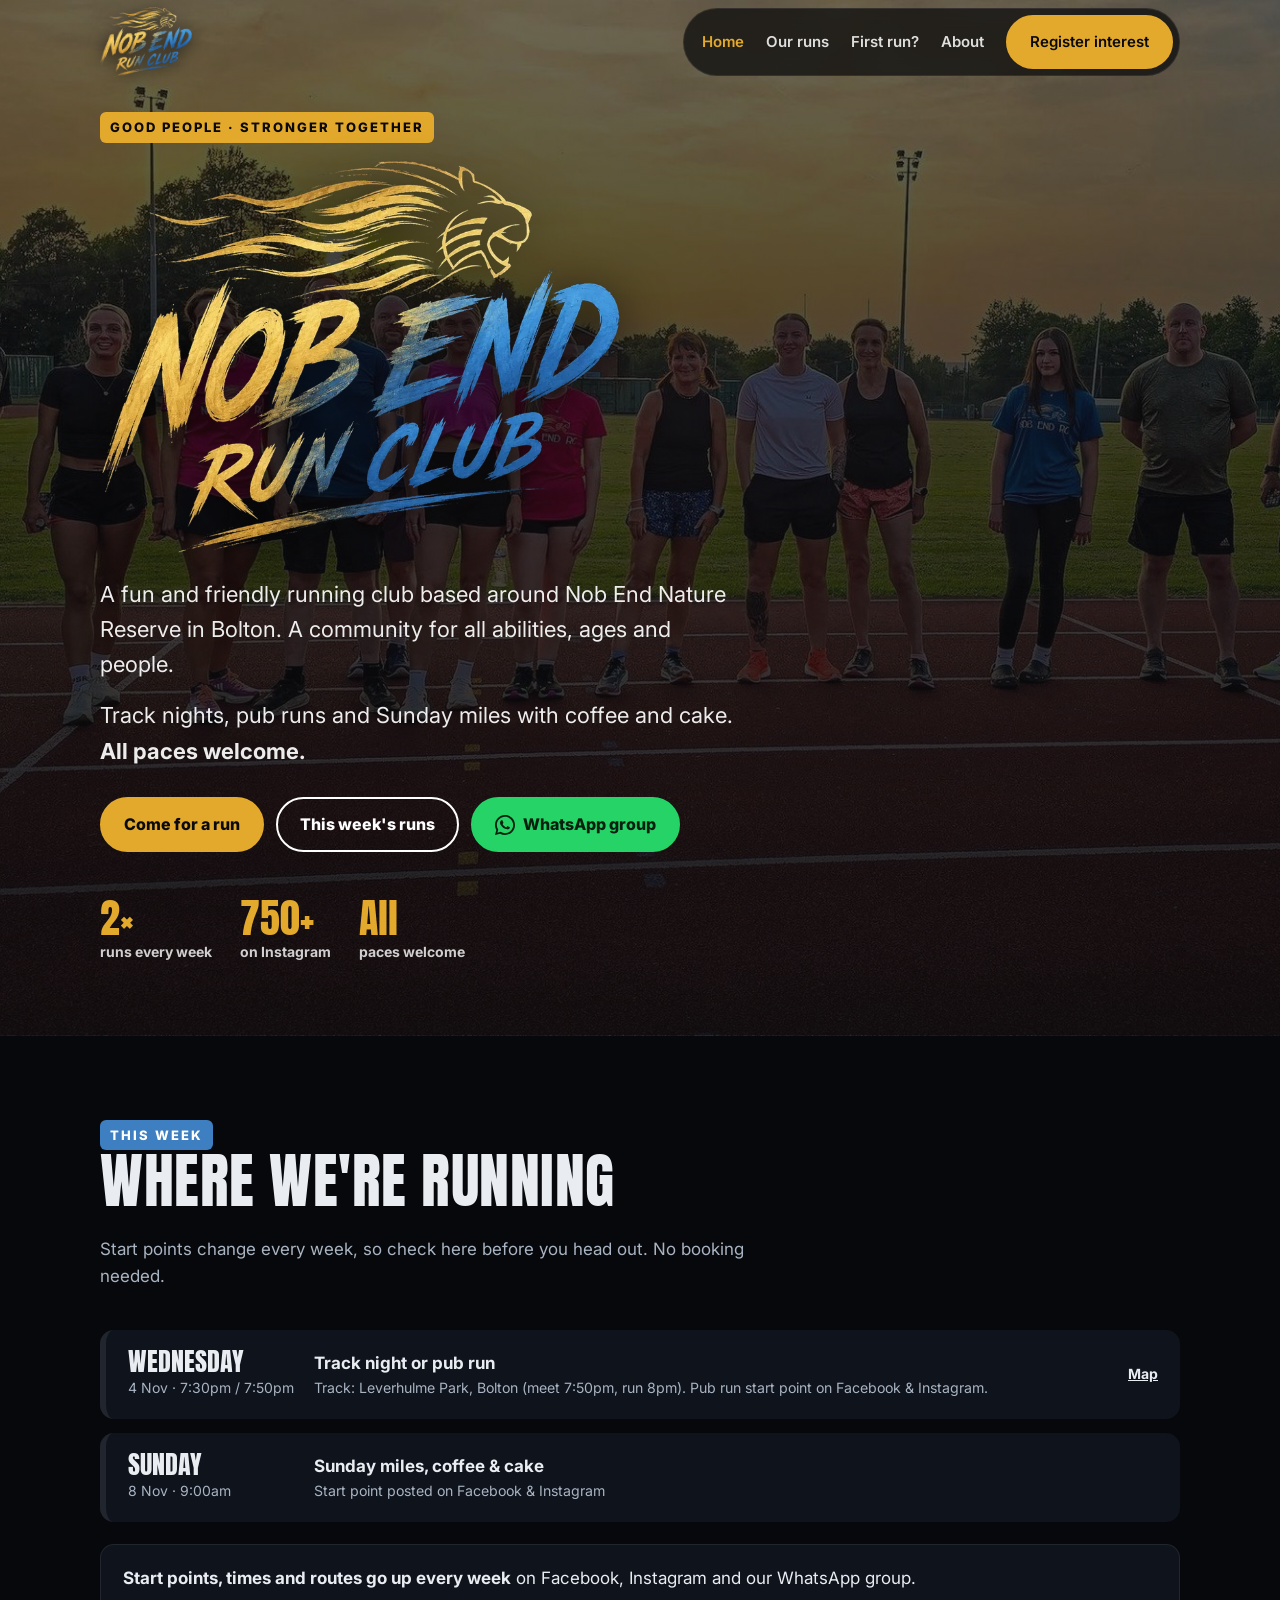
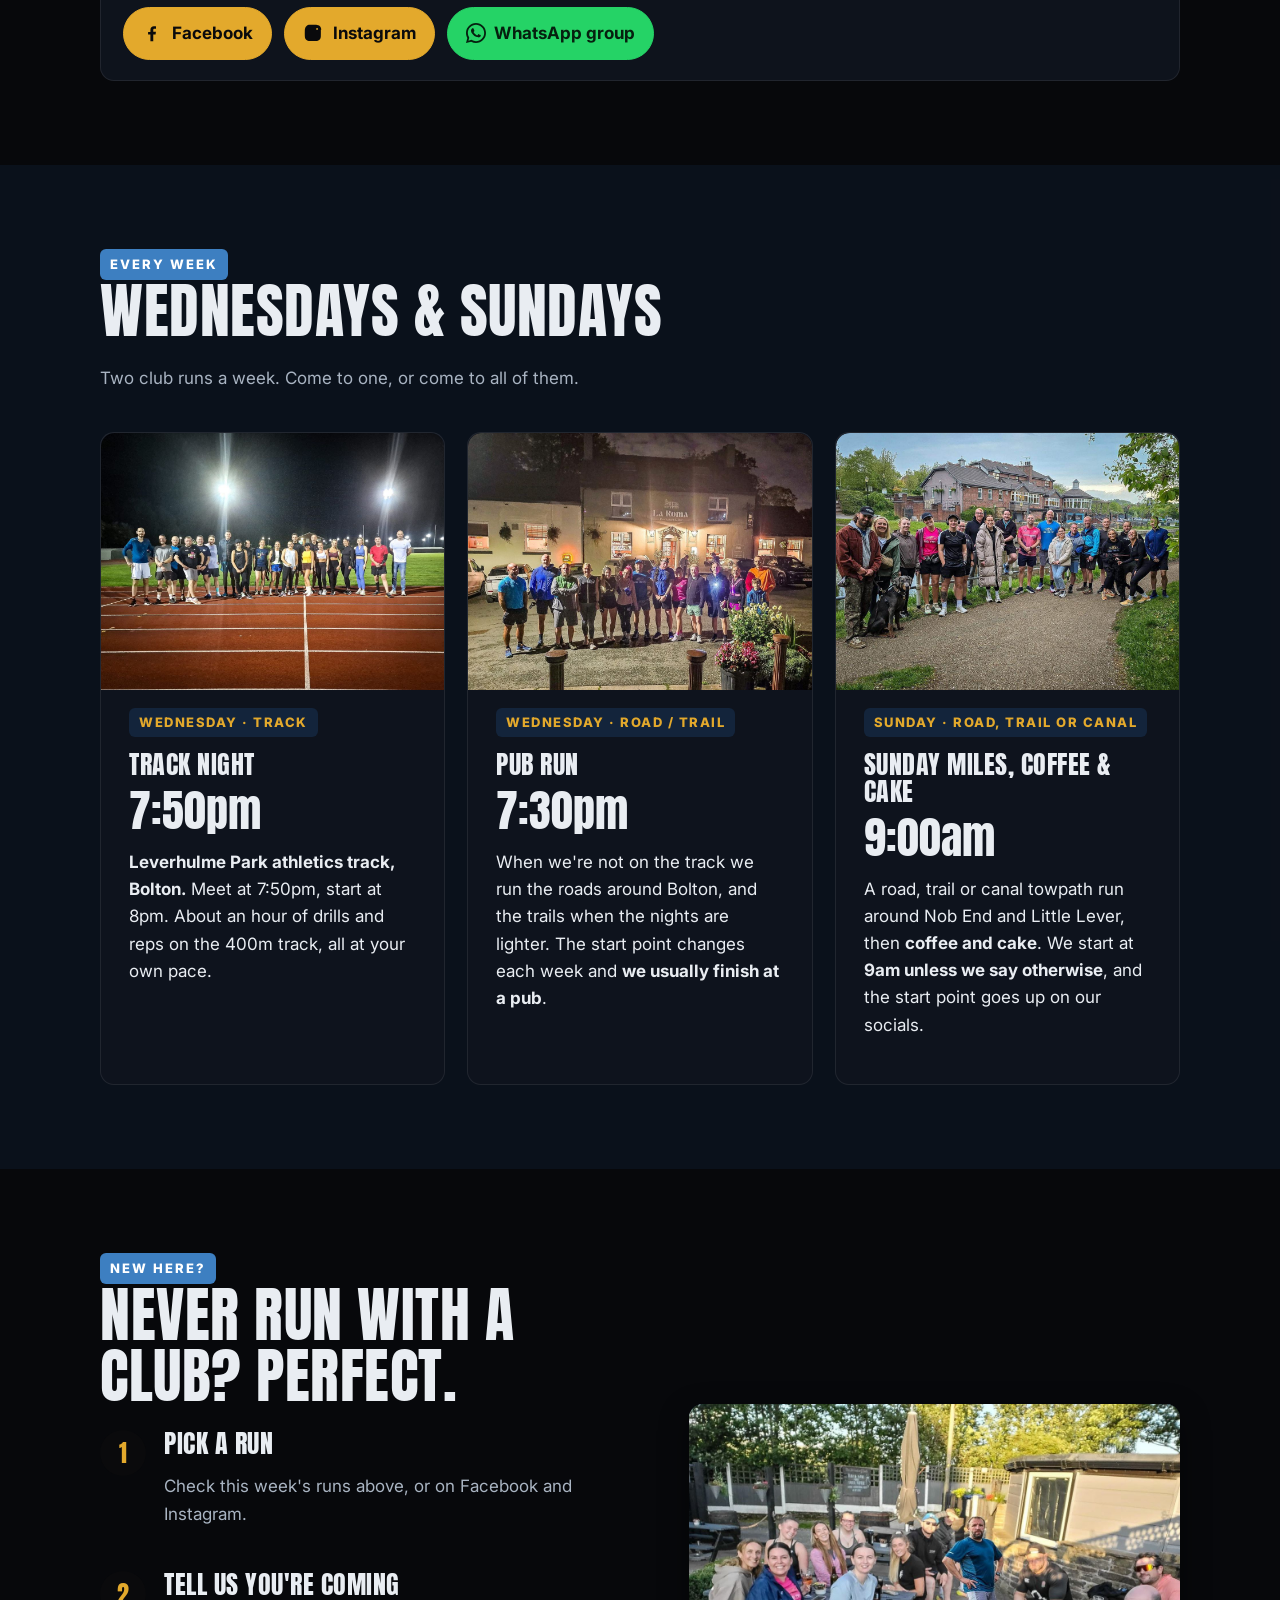
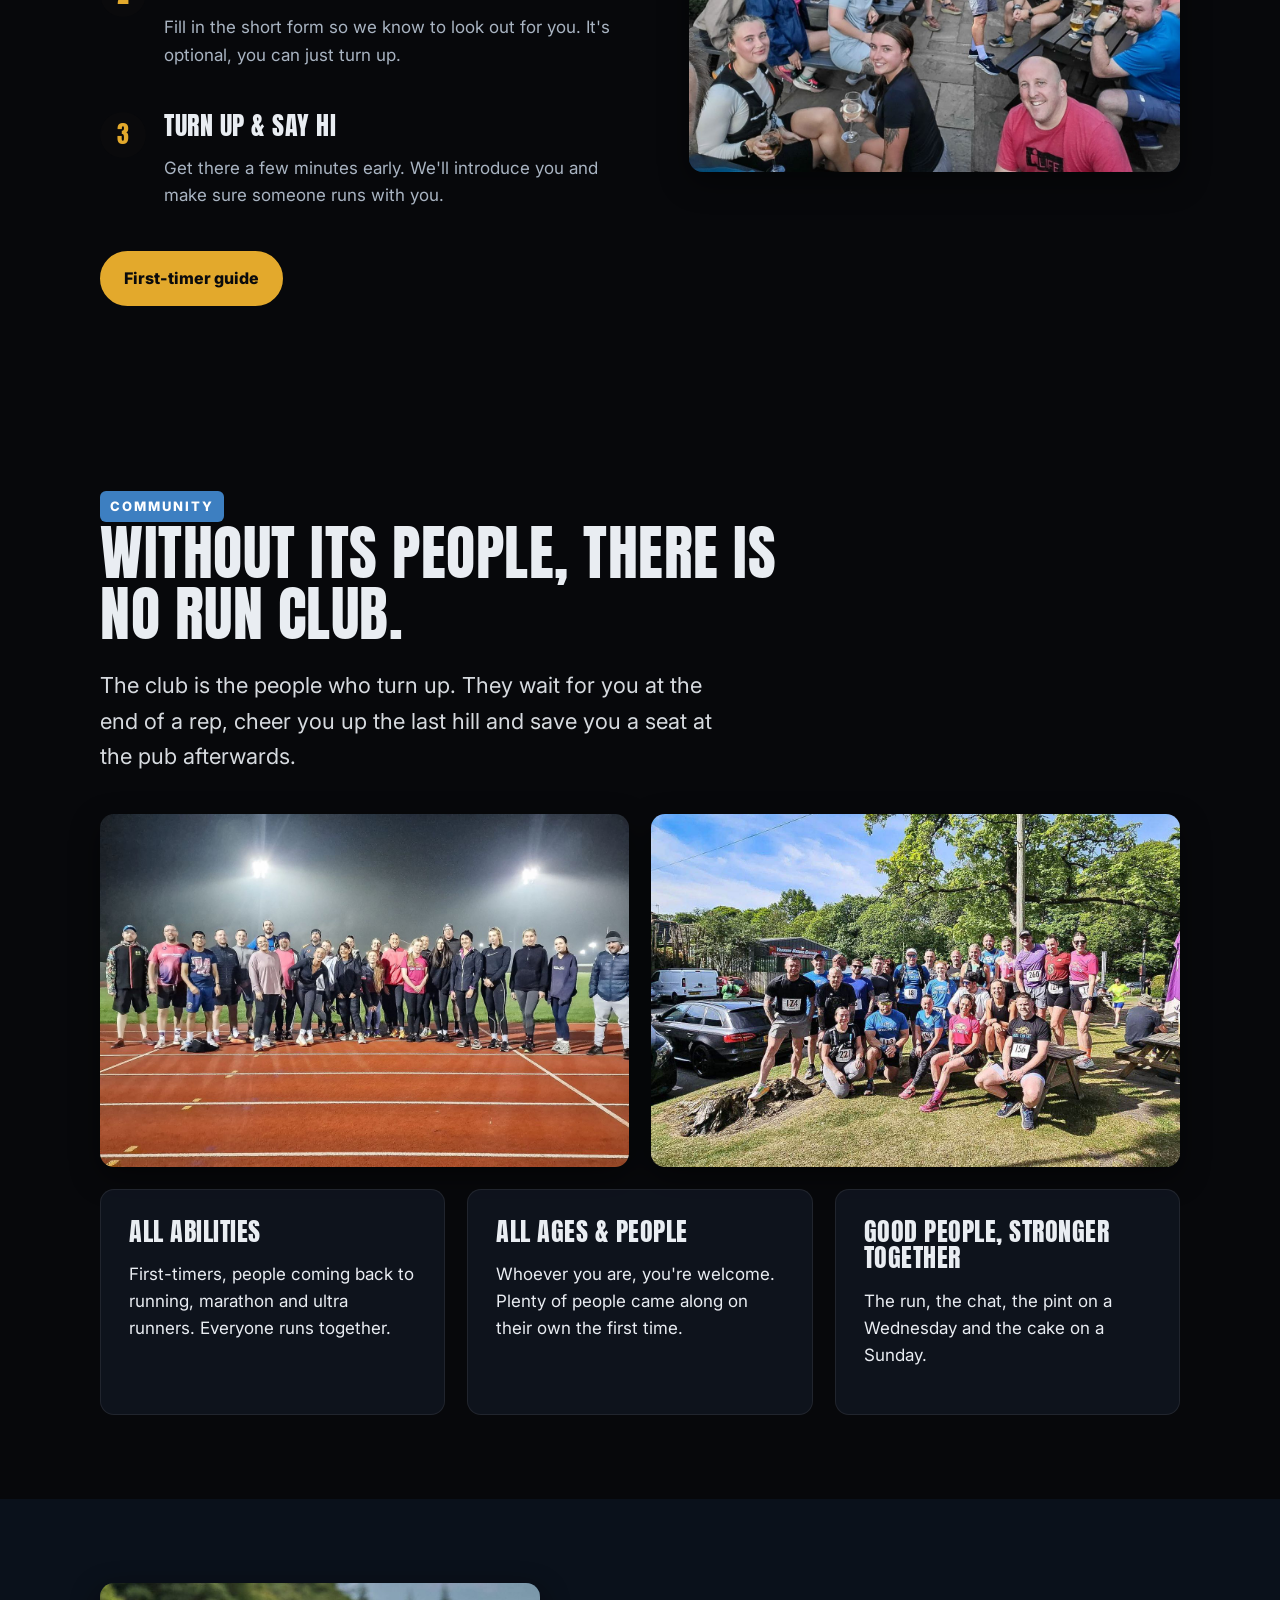
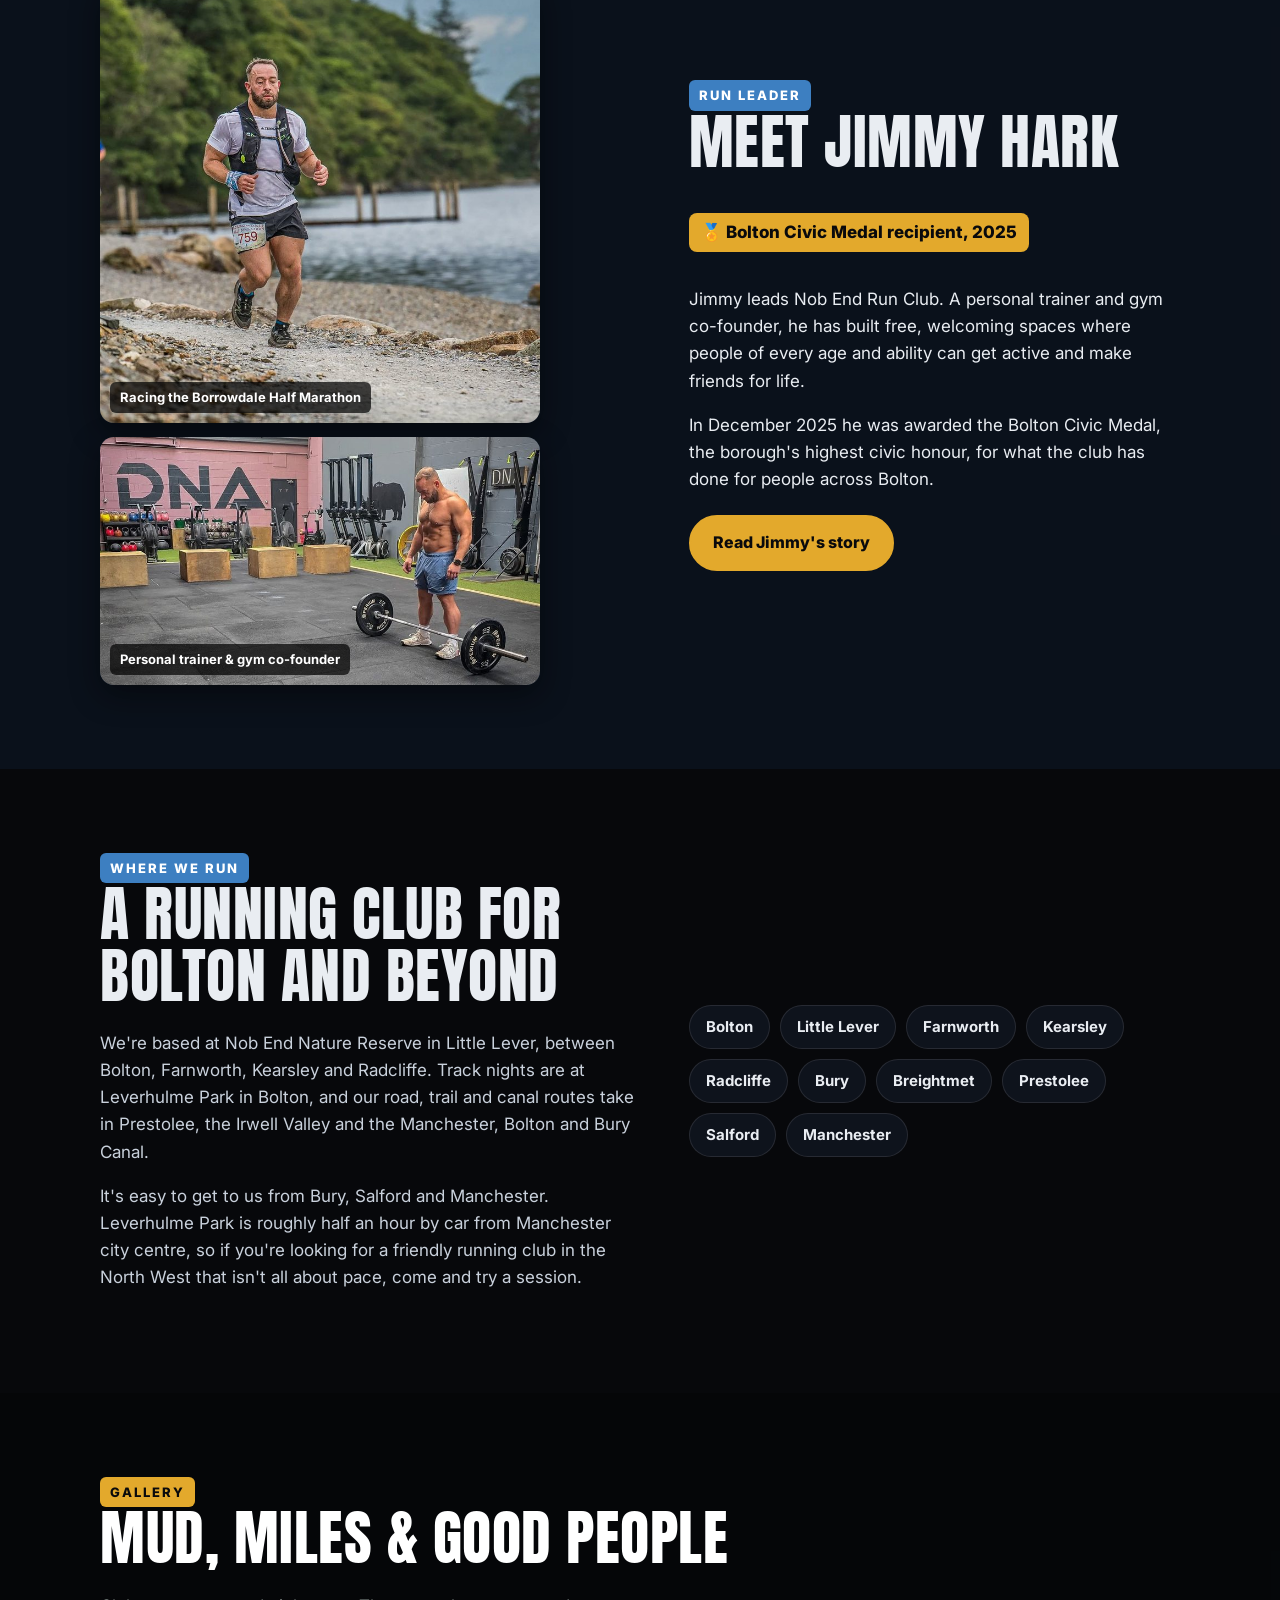
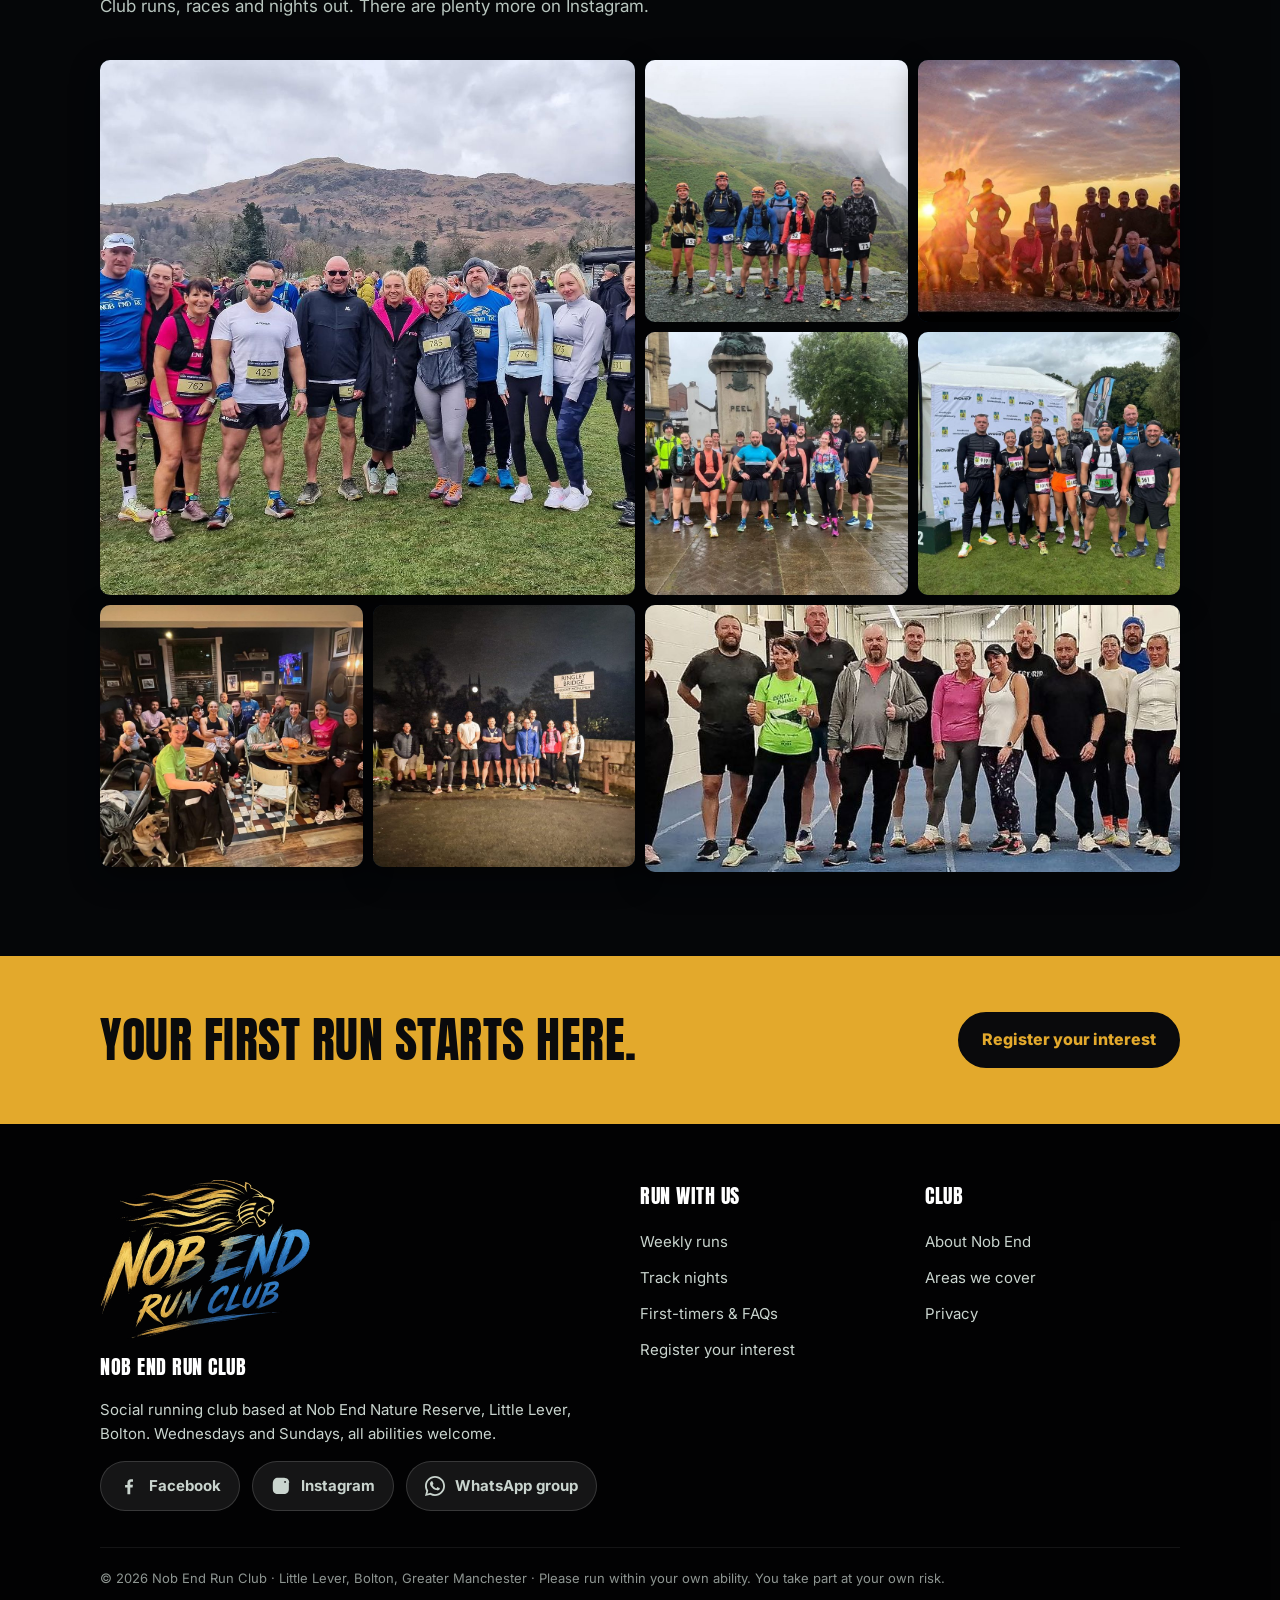
<file: index.html>
<!doctype html>
<html lang="en-GB">
<head>
<meta charset="utf-8">
<meta name="viewport" content="width=device-width, initial-scale=1">
<title>Nob End Run Club | Friendly Running Club in Bolton</title>
<meta name="description" content="Friendly running club in Bolton for all abilities. Track nights at Leverhulme Park, Wednesday pub runs and Sunday 9am runs with coffee and cake.">
<link rel="canonical" href="https://nobendrunclub.uk/">
<meta name="robots" content="index, follow, max-image-preview:large">
<meta name="theme-color" content="#0a0a0c">
<meta property="og:type" content="website">
<meta property="og:site_name" content="Nob End Run Club">
<meta property="og:title" content="Nob End Run Club | Friendly Running Club in Bolton">
<meta property="og:description" content="Friendly running club in Bolton for all abilities. Track nights at Leverhulme Park, Wednesday pub runs and Sunday 9am runs with coffee and cake.">
<meta property="og:url" content="https://nobendrunclub.uk/">
<meta property="og:image" content="https://nobendrunclub.uk/images/og.jpg">
<meta property="og:locale" content="en_GB">
<meta name="twitter:card" content="summary_large_image">
<meta name="geo.region" content="GB-BOL">
<meta name="geo.placename" content="Little Lever, Bolton">
<link rel="icon" href="/images/favicon-64.png" type="image/png">
<link rel="apple-touch-icon" href="/images/apple-touch-icon.png">
<link rel="preconnect" href="https://fonts.googleapis.com"><link rel="preconnect" href="https://fonts.gstatic.com" crossorigin>
<link href="https://fonts.googleapis.com/css2?family=Anton&family=Inter:wght@400;600;700;800&display=swap" rel="stylesheet">
<link rel="preload" as="image" href="/images/hero-mobile.jpg" media="(max-width: 700px)">
<link rel="preload" as="image" href="/images/hero.jpg" media="(min-width: 701px)">
<link rel="stylesheet" href="/css/style.css">
<script type="application/ld+json">{"@context": "https://schema.org", "@graph": [{"@type": "SportsClub", "@id": "https://nobendrunclub.uk/#club", "name": "Nob End Run Club", "alternateName": "NERC", "url": "https://nobendrunclub.uk/", "logo": "https://nobendrunclub.uk/images/logo.png", "image": "https://nobendrunclub.uk/images/hero.jpg", "description": "A friendly social running club based at Nob End Nature Reserve, Little Lever, Bolton. Wednesday evening track sessions at Leverhulme Park or road and trail runs finishing at a pub, and Sunday 9am road, trail or canal runs followed by coffee and cake. All abilities welcome. Easy to reach from Bury, Salford and Manchester.", "sport": "Running", "areaServed": [{"@type": "Place", "name": "Bolton"}, {"@type": "Place", "name": "Little Lever"}, {"@type": "Place", "name": "Farnworth"}, {"@type": "Place", "name": "Kearsley"}, {"@type": "Place", "name": "Radcliffe"}, {"@type": "Place", "name": "Bury"}, {"@type": "Place", "name": "Prestolee"}, {"@type": "Place", "name": "Breightmet"}, {"@type": "Place", "name": "Salford"}, {"@type": "Place", "name": "Manchester"}, {"@type": "Place", "name": "Greater Manchester"}, {"@type": "Place", "name": "North West England"}], "location": {"@type": "Place", "name": "Nob End Nature Reserve", "address": {"@type": "PostalAddress", "addressLocality": "Little Lever, Bolton", "addressRegion": "Greater Manchester", "addressCountry": "GB"}}, "sameAs": ["https://www.facebook.com/p/Nob-End-Run-Club-100083983001015/", "https://www.instagram.com/nobendrunclub/"], "slogan": "Good people. Stronger together.", "member": {"@type": "Person", "@id": "https://nobendrunclub.uk/about#jimmy", "name": "Jimmy Hark", "jobTitle": "Run Leader", "description": "Leader of Nob End Run Club, personal trainer and gym co-founder.", "award": "Bolton Civic Medal (2025)", "url": "https://nobendrunclub.uk/about#jimmy", "image": "https://nobendrunclub.uk/images/jimmy.jpg"}, "knowsAbout": ["Running", "Social running", "Track running", "Trail running", "Beginner running"]}, {"@type": "WebSite", "@id": "https://nobendrunclub.uk/#website", "url": "https://nobendrunclub.uk/", "name": "Nob End Run Club", "publisher": {"@id": "https://nobendrunclub.uk/#club"}, "inLanguage": "en-GB"}, {"eventAttendanceMode": "https://schema.org/OfflineEventAttendanceMode", "eventStatus": "https://schema.org/EventScheduled", "organizer": {"@id": "https://nobendrunclub.uk/#club"}, "performer": {"@type": "SportsTeam", "name": "Nob End Run Club", "url": "https://nobendrunclub.uk/"}, "@type": "SportsEvent", "name": "Wednesday Track Night, Nob End Run Club", "description": "Weekly evening track session at Leverhulme Park athletics track, Bolton. Meet 7:50pm, start 8pm, about an hour of drills and reps at your own pace. All abilities welcome.", "location": {"@type": "Place", "name": "Leverhulme Park Athletics Track", "address": {"@type": "PostalAddress", "addressLocality": "Bolton", "addressRegion": "Greater Manchester", "addressCountry": "GB"}}, "image": ["https://nobendrunclub.uk/images/track.jpg"], "startDate": "2026-11-11T20:00:00+00:00", "endDate": "2026-11-11T21:00:00+00:00", "eventSchedule": {"@type": "Schedule", "repeatFrequency": "P1W", "byDay": "https://schema.org/Wednesday", "startTime": "20:00", "endTime": "21:00", "scheduleTimezone": "Europe/London"}, "url": "https://nobendrunclub.uk/runs#track"}, {"eventAttendanceMode": "https://schema.org/OfflineEventAttendanceMode", "eventStatus": "https://schema.org/EventScheduled", "organizer": {"@id": "https://nobendrunclub.uk/#club"}, "performer": {"@type": "SportsTeam", "name": "Nob End Run Club", "url": "https://nobendrunclub.uk/"}, "@type": "SportsEvent", "name": "Wednesday Pub Run, Nob End Run Club", "description": "Weekly road run around Bolton at about 7:30pm on non-track weeks, with trails in the lighter months. The start point changes each week and is posted on Facebook, Instagram and WhatsApp. Usually finishes at a local pub.", "location": {"@type": "Place", "name": "Start point posted weekly, Bolton", "address": {"@type": "PostalAddress", "addressLocality": "Bolton", "addressRegion": "Greater Manchester", "addressCountry": "GB"}}, "image": ["https://nobendrunclub.uk/images/group.jpg"], "startDate": "2026-11-11T19:30:00+00:00", "endDate": "2026-11-11T20:30:00+00:00", "eventSchedule": {"@type": "Schedule", "repeatFrequency": "P1W", "byDay": "https://schema.org/Wednesday", "startTime": "19:30", "endTime": "20:30", "scheduleTimezone": "Europe/London"}, "url": "https://nobendrunclub.uk/runs"}, {"eventAttendanceMode": "https://schema.org/OfflineEventAttendanceMode", "eventStatus": "https://schema.org/EventScheduled", "organizer": {"@id": "https://nobendrunclub.uk/#club"}, "performer": {"@type": "SportsTeam", "name": "Nob End Run Club", "url": "https://nobendrunclub.uk/"}, "@type": "SportsEvent", "name": "Sunday Run, Coffee and Cake, Nob End Run Club", "description": "Weekly Sunday road, trail or canal run around Nob End, Little Lever and Bolton, followed by coffee and cake. Starts at 9am unless stated otherwise. The start point is posted on Facebook, Instagram and WhatsApp.", "location": {"@type": "Place", "name": "Nob End Nature Reserve area, Little Lever (start point posted weekly)", "address": {"@type": "PostalAddress", "addressLocality": "Little Lever, Bolton", "addressRegion": "Greater Manchester", "addressCountry": "GB"}}, "image": ["https://nobendrunclub.uk/images/sunday.jpg"], "startDate": "2026-11-15T09:00:00+00:00", "endDate": "2026-11-15T10:30:00+00:00", "eventSchedule": {"@type": "Schedule", "repeatFrequency": "P1W", "byDay": "https://schema.org/Sunday", "startTime": "09:00", "endTime": "10:30", "scheduleTimezone": "Europe/London"}, "url": "https://nobendrunclub.uk/runs"}]}</script>
</head>
<body>
<a class="skip" href="#main">Skip to content</a>
<header class="site-header"><div class="wrap">
  <a class="logo" href="/" aria-label="Nob End Run Club home"><img class="logo-img" src="/images/logo-header.webp" alt="" width="420" height="318"><span class="sr-only">Nob End Run Club</span></a>
  <button class="menu-btn" aria-label="Menu" aria-expanded="false" aria-controls="nav"><svg viewBox="0 0 24 24" fill="none" stroke="currentColor" stroke-width="2.4" stroke-linecap="round"><path d="M3 6h18M3 12h18M3 18h18"/></svg></button>
  <nav class="nav" id="nav"><a href="/" aria-current="page">Home</a><a href="/runs">Our runs</a><a href="/first-run">First run?</a><a href="/about">About</a><a class="btn" href="/join">Register interest</a></nav>
</div></header>
<main id="main">

<section class="hero" style="padding:0">
  <div class="bg" role="img" aria-label="Nob End Run Club runners on the trails around Nob End"></div>
  <div class="wrap">
    <span class="eyebrow">Good people · Stronger together</span>
    <h1 class="hero-logo"><img src="/images/logo-full.webp" alt="" width="760" height="576" fetchpriority="high"><span class="sr-only">Nob End Run Club, a running club in Bolton</span></h1>
    <p class="lead">A fun and friendly running club based around Nob End Nature Reserve in Bolton. A community for all abilities, ages and people.</p>
    <p class="lead lead-2">Track nights, pub runs and Sunday miles with coffee and cake. <strong>All paces welcome.</strong></p>
    <div class="ctas"><a class="btn" href="/join">Come for a run</a><a class="btn ghost" href="/runs">This week's runs</a><a class="btn wa-btn" href="https://chat.whatsapp.com/BUl4l5pfaGw4L0T3F6vZta" target="_blank" rel="noopener"><svg viewBox="0 0 24 24" aria-hidden="true"><path d="M17.5 14.4c-.3-.1-1.8-.9-2-1-.3-.1-.5-.1-.7.1-.2.3-.8 1-.9 1.2-.2.2-.3.2-.6.1-.3-.1-1.3-.5-2.4-1.5-.9-.8-1.5-1.8-1.7-2.1-.2-.3 0-.5.1-.6l.4-.5c.1-.2.2-.3.3-.5.1-.2 0-.4 0-.5l-.9-2.2c-.2-.6-.5-.5-.7-.5h-.6c-.2 0-.5.1-.8.4-.3.3-1 1-1 2.4s1 2.8 1.2 3c.1.2 2 3.1 4.9 4.3 2.4 1 2.9.8 3.4.7.6-.1 1.8-.7 2-1.4.3-.7.3-1.3.2-1.4-.1-.1-.3-.2-.6-.3zM12 21.8c-1.8 0-3.5-.5-5-1.4l-.4-.2-3.7 1 1-3.6-.2-.4C2.7 15.6 2.2 13.8 2.2 12 2.2 6.6 6.6 2.2 12 2.2S21.8 6.6 21.8 12 17.4 21.8 12 21.8zM12 0C5.4 0 0 5.4 0 12c0 2.1.6 4.2 1.6 6L0 24l6.2-1.6c1.8 1 3.8 1.5 5.8 1.5 6.6 0 12-5.4 12-12S18.6 0 12 0z"/></svg>WhatsApp group</a></div>
    <div class="hero-stats">
      <div><b>2×</b><span>runs every week</span></div>
      <div><b>750+</b><span>on Instagram</span></div>
      <div><b>All</b><span>paces welcome</span></div>
    </div>
  </div>
</section>

<section>
  <div class="wrap">
    <div class="section-head">
      <span class="eyebrow">This week</span>
      <h2>Where we're running</h2>
      <p class="muted">Start points change every week, so check here before you head out. No booking needed.</p>
    </div>
    <div class="this-week" id="this-week" aria-live="polite">
  <p class="muted">Loading this week's runs…</p>
</div>
<div class="week-social">
  <p><strong>Start points, times and routes go up every week</strong> on Facebook, Instagram and our WhatsApp group.</p>
  <div class="social">
    <a class="big" href="https://www.facebook.com/p/Nob-End-Run-Club-100083983001015/" target="_blank" rel="noopener"><svg viewBox="0 0 24 24" aria-hidden="true"><path d="M13.5 22v-8.2h2.8l.4-3.2h-3.2V8.5c0-.9.3-1.6 1.6-1.6h1.7V4.1c-.3 0-1.3-.1-2.5-.1-2.5 0-4.2 1.5-4.2 4.3v2.4H7.3v3.2h2.8V22h3.4z"/></svg>Facebook</a>
    <a class="big" href="https://www.instagram.com/nobendrunclub/" target="_blank" rel="noopener"><svg viewBox="0 0 24 24" aria-hidden="true"><path d="M12 7.3A4.7 4.7 0 1 0 12 16.7 4.7 4.7 0 0 0 12 7.3zm0 7.7a3 3 0 1 1 0-6 3 3 0 0 1 0 6zm6-7.9a1.1 1.1 0 1 1-2.2 0 1.1 1.1 0 0 1 2.2 0zM21.9 8.2c-.1-1.6-.4-3-1.6-4.2S17.4 2.3 15.8 2.2C14.2 2.1 9.8 2.1 8.2 2.2 6.6 2.3 5.2 2.6 4 3.8S2.3 6.6 2.2 8.2c-.1 1.6-.1 6 0 7.6.1 1.6.4 3 1.6 4.2s2.6 1.5 4.2 1.6c1.6.1 6 .1 7.6 0 1.6-.1 3-.4 4.2-1.6s1.5-2.6 1.6-4.2c.1-1.6.1-6 0-7.6z"/></svg>Instagram</a>
    <a class="big wa" href="https://chat.whatsapp.com/BUl4l5pfaGw4L0T3F6vZta" target="_blank" rel="noopener"><svg viewBox="0 0 24 24" aria-hidden="true"><path d="M17.5 14.4c-.3-.1-1.8-.9-2-1-.3-.1-.5-.1-.7.1-.2.3-.8 1-.9 1.2-.2.2-.3.2-.6.1-.3-.1-1.3-.5-2.4-1.5-.9-.8-1.5-1.8-1.7-2.1-.2-.3 0-.5.1-.6l.4-.5c.1-.2.2-.3.3-.5.1-.2 0-.4 0-.5l-.9-2.2c-.2-.6-.5-.5-.7-.5h-.6c-.2 0-.5.1-.8.4-.3.3-1 1-1 2.4s1 2.8 1.2 3c.1.2 2 3.1 4.9 4.3 2.4 1 2.9.8 3.4.7.6-.1 1.8-.7 2-1.4.3-.7.3-1.3.2-1.4-.1-.1-.3-.2-.6-.3zM12 21.8c-1.8 0-3.5-.5-5-1.4l-.4-.2-3.7 1 1-3.6-.2-.4C2.7 15.6 2.2 13.8 2.2 12 2.2 6.6 6.6 2.2 12 2.2S21.8 6.6 21.8 12 17.4 21.8 12 21.8zM12 0C5.4 0 0 5.4 0 12c0 2.1.6 4.2 1.6 6L0 24l6.2-1.6c1.8 1 3.8 1.5 5.8 1.5 6.6 0 12-5.4 12-12S18.6 0 12 0z"/></svg>WhatsApp group</a>
  </div>
</div>
  </div>
</section>

<section class="alt">
  <div class="wrap">
    <div class="section-head">
      <span class="eyebrow">Every week</span>
      <h2>Wednesdays &amp; Sundays</h2>
      <p class="muted">Two club runs a week. Come to one, or come to all of them.</p>
    </div>
    <div class="grid g3">
  <article class="card" id="track">
    <img class="card-img" src="/images/track.jpg" alt="Nob End Run Club members under the floodlights at Leverhulme Park track, Bolton" loading="lazy" width="1200" height="900">
    <span class="day">Wednesday · Track</span>
    <h3>Track night</h3>
    <p class="time">7:50pm</p>
    <p><strong>Leverhulme Park athletics track, Bolton.</strong> Meet at 7:50pm, start at 8pm. About an hour of drills and reps on the 400m track, all at your own pace.</p>
  </article>
  <article class="card">
    <img class="card-img" src="/images/group.jpg" alt="Club runners outside La Roma after a Wednesday evening run" loading="lazy" width="1200" height="900">
    <span class="day">Wednesday · Road / Trail</span>
    <h3>Pub run</h3>
    <p class="time">7:30pm</p>
    <p>When we're not on the track we run the roads around Bolton, and the trails when the nights are lighter. The start point changes each week and <strong>we usually finish at a pub</strong>.</p>
  </article>
  <article class="card">
    <img class="card-img" src="/images/sunday.jpg" alt="Nob End Run Club Sunday morning group run" loading="lazy" width="1200" height="900">
    <span class="day">Sunday · Road, trail or canal</span>
    <h3>Sunday miles, coffee &amp; cake</h3>
    <p class="time">9:00am</p>
    <p>A road, trail or canal towpath run around Nob End and Little Lever, then <strong>coffee and cake</strong>. We start at <strong>9am unless we say otherwise</strong>, and the start point goes up on our socials.</p>
  </article>
</div>
  </div>
</section>

<section>
  <div class="wrap split">
    <div>
      <span class="eyebrow">New here?</span>
      <h2>Never run with a club? Perfect.</h2>
      <div class="grid steps" style="gap:26px;margin-top:20px">
        <div class="step"><h3>Pick a run</h3><p class="muted">Check this week's runs above, or on Facebook and Instagram.</p></div>
        <div class="step"><h3>Tell us you're coming</h3><p class="muted">Fill in the short form so we know to look out for you. It's optional, you can just turn up.</p></div>
        <div class="step"><h3>Turn up &amp; say hi</h3><p class="muted">Get there a few minutes early. We'll introduce you and make sure someone runs with you.</p></div>
      </div>
      <p style="margin-top:24px"><a class="btn dark" href="/first-run">First-timer guide</a></p>
    </div>
    <div class="photo"><img src="/images/social.jpg" alt="Nob End Run Club members in a pub beer garden after a run" loading="lazy" width="1200" height="900"></div>
  </div>
</section>

<section class="community">
  <div class="wrap">
    <div class="section-head">
      <span class="eyebrow">Community</span>
      <h2>Without its people, there is no run club.</h2>
      <p class="lead">The club is the people who turn up. They wait for you at the end of a rep, cheer you up the last hill and save you a seat at the pub afterwards.</p>
    </div>
    <div class="grid g2 community-photos">
      <figure><img src="/images/community-1.jpg" alt="Around 30 Nob End Run Club members on the floodlit track at Leverhulme Park" loading="lazy" width="1440" height="960"></figure>
      <figure><img src="/images/community-2.jpg" alt="Nob End Run Club members together after a race" loading="lazy" width="1440" height="960"></figure>
    </div>
    <div class="grid g3" style="margin-top:22px">
      <div class="card"><h3>All abilities</h3><p>First-timers, people coming back to running, marathon and ultra runners. Everyone runs together.</p></div>
      <div class="card"><h3>All ages &amp; people</h3><p>Whoever you are, you're welcome. Plenty of people came along on their own the first time.</p></div>
      <div class="card"><h3>Good people, stronger together</h3><p>The run, the chat, the pint on a Wednesday and the cake on a Sunday.</p></div>
    </div>
  </div>
</section>
<section class="alt">
  <div class="wrap split">
    <div class="leader-photos"><figure class="photo leader-photo"><img src="/images/jimmy.jpg" alt="Jimmy Hark racing the Borrowdale Half Marathon in the Lake District" loading="lazy" width="800" height="800"><figcaption>Racing the Borrowdale Half Marathon</figcaption></figure><figure class="photo leader-photo small"><img src="/images/jimmy-gym.jpg" alt="Jimmy Hark, personal trainer, in the gym" loading="lazy" width="800" height="800"><figcaption>Personal trainer &amp; gym co-founder</figcaption></figure></div>
    <div>
      <span class="eyebrow">Run leader</span>
      <h2>Meet Jimmy Hark</h2>
      <p class="medal">🏅 Bolton Civic Medal recipient, 2025</p>
      <p>Jimmy leads Nob End Run Club. A personal trainer and gym co-founder, he has built free, welcoming spaces where people of every age and ability can get active and make friends for life.</p>
      <p>In December 2025 he was awarded the Bolton Civic Medal, the borough's highest civic honour, for what the club has done for people across Bolton.</p>
      <p style="margin-top:22px"><a class="btn dark" href="/about#jimmy">Read Jimmy's story</a></p>
    </div>
  </div>
</section>
<section id="areas">
  <div class="wrap split areas">
    <div>
      <span class="eyebrow">Where we run</span>
      <h2>A running club for Bolton and beyond</h2>
      <p>We're based at Nob End Nature Reserve in Little Lever, between Bolton, Farnworth, Kearsley and Radcliffe. Track nights are at Leverhulme Park in Bolton, and our road, trail and canal routes take in Prestolee, the Irwell Valley and the Manchester, Bolton and Bury Canal.</p>
      <p>It's easy to get to us from Bury, Salford and Manchester. Leverhulme Park is roughly half an hour by car from Manchester city centre, so if you're looking for a friendly running club in the North West that isn't all about pace, come and try a session.</p>
    </div>
    <ul class="area-list">
      <li>Bolton</li><li>Little Lever</li><li>Farnworth</li><li>Kearsley</li><li>Radcliffe</li><li>Bury</li><li>Breightmet</li><li>Prestolee</li><li>Salford</li><li>Manchester</li>
    </ul>
  </div>
</section>
<section class="dark">
  <div class="wrap">
    <div class="section-head">
      <span class="eyebrow">Gallery</span>
      <h2>Mud, miles &amp; good people</h2>
      <p class="muted">Club runs, races and nights out. There are plenty more on Instagram.</p>
    </div>
    <div class="gallery">
      <figure><img src="/images/gallery-1.jpg" alt="Nob End Run Club runners at a Lake District race" loading="lazy" width="700" height="700"></figure>
      <figure><img src="/images/gallery-2.jpg" alt="Club runners in the mist on a fell race" loading="lazy" width="700" height="700"></figure>
      <figure><img src="/images/gallery-3.jpg" alt="Nob End Run Club runners at sunrise" loading="lazy" width="700" height="700"></figure>
      <figure><img src="/images/gallery-4.jpg" alt="Members out on a summer evening run" loading="lazy" width="700" height="700"></figure>
      <figure><img src="/images/gallery-5.jpg" alt="Club members ready for a run outside the pub" loading="lazy" width="700" height="700"></figure>
      <figure><img src="/images/gallery-6.jpg" alt="Nob End Run Club social night" loading="lazy" width="700" height="700"></figure>
      <figure><img src="/images/gallery-7.jpg" alt="Runners with their medals after a race" loading="lazy" width="700" height="700"></figure>
      <figure><img src="/images/gallery-8.jpg" alt="Club runners at an evening session" loading="lazy" width="700" height="700"></figure>
    </div>
  </div>
</section>
</main>
<section class="cta-band"><div class="wrap">
  <h2>Your first run starts here.</h2>
  <a class="btn dark" href="/join">Register your interest</a>
</div></section>
<footer class="site-footer"><div class="wrap">
  <div class="cols">
    <div>
      <img src="/images/logo-header.webp" alt="Nob End Run Club logo" width="210" height="159" style="width:210px;height:auto;margin-bottom:12px" loading="lazy">
      <h4>Nob End Run Club</h4>
      <p>Social running club based at Nob End Nature Reserve, Little Lever, Bolton. Wednesdays and Sundays, all abilities welcome.</p>
      <div class="social"><a href="https://www.facebook.com/p/Nob-End-Run-Club-100083983001015/" target="_blank" rel="noopener"><svg viewBox="0 0 24 24" aria-hidden="true"><path d="M13.5 22v-8.2h2.8l.4-3.2h-3.2V8.5c0-.9.3-1.6 1.6-1.6h1.7V4.1c-.3 0-1.3-.1-2.5-.1-2.5 0-4.2 1.5-4.2 4.3v2.4H7.3v3.2h2.8V22h3.4z"/></svg>Facebook</a><a href="https://www.instagram.com/nobendrunclub/" target="_blank" rel="noopener"><svg viewBox="0 0 24 24" aria-hidden="true"><path d="M12 7.3A4.7 4.7 0 1 0 12 16.7 4.7 4.7 0 0 0 12 7.3zm0 7.7a3 3 0 1 1 0-6 3 3 0 0 1 0 6zm6-7.9a1.1 1.1 0 1 1-2.2 0 1.1 1.1 0 0 1 2.2 0zM21.9 8.2c-.1-1.6-.4-3-1.6-4.2S17.4 2.3 15.8 2.2C14.2 2.1 9.8 2.1 8.2 2.2 6.6 2.3 5.2 2.6 4 3.8S2.3 6.6 2.2 8.2c-.1 1.6-.1 6 0 7.6.1 1.6.4 3 1.6 4.2s2.6 1.5 4.2 1.6c1.6.1 6 .1 7.6 0 1.6-.1 3-.4 4.2-1.6s1.5-2.6 1.6-4.2c.1-1.6.1-6 0-7.6z"/></svg>Instagram</a><a href="https://chat.whatsapp.com/BUl4l5pfaGw4L0T3F6vZta" target="_blank" rel="noopener"><svg viewBox="0 0 24 24" aria-hidden="true"><path d="M17.5 14.4c-.3-.1-1.8-.9-2-1-.3-.1-.5-.1-.7.1-.2.3-.8 1-.9 1.2-.2.2-.3.2-.6.1-.3-.1-1.3-.5-2.4-1.5-.9-.8-1.5-1.8-1.7-2.1-.2-.3 0-.5.1-.6l.4-.5c.1-.2.2-.3.3-.5.1-.2 0-.4 0-.5l-.9-2.2c-.2-.6-.5-.5-.7-.5h-.6c-.2 0-.5.1-.8.4-.3.3-1 1-1 2.4s1 2.8 1.2 3c.1.2 2 3.1 4.9 4.3 2.4 1 2.9.8 3.4.7.6-.1 1.8-.7 2-1.4.3-.7.3-1.3.2-1.4-.1-.1-.3-.2-.6-.3zM12 21.8c-1.8 0-3.5-.5-5-1.4l-.4-.2-3.7 1 1-3.6-.2-.4C2.7 15.6 2.2 13.8 2.2 12 2.2 6.6 6.6 2.2 12 2.2S21.8 6.6 21.8 12 17.4 21.8 12 21.8zM12 0C5.4 0 0 5.4 0 12c0 2.1.6 4.2 1.6 6L0 24l6.2-1.6c1.8 1 3.8 1.5 5.8 1.5 6.6 0 12-5.4 12-12S18.6 0 12 0z"/></svg>WhatsApp group</a></div>
    </div>
    <div><h4>Run with us</h4><a href="/runs">Weekly runs</a><a href="/runs#track">Track nights</a><a href="/first-run">First-timers &amp; FAQs</a><a href="/join">Register your interest</a></div>
    <div><h4>Club</h4><a href="/about">About Nob End</a><a href="/#areas">Areas we cover</a><a href="/privacy">Privacy</a></div>
  </div>
  <p class="legal">© <span id="yr">2026</span> Nob End Run Club · Little Lever, Bolton, Greater Manchester · Please run within your own ability. You take part at your own risk.</p>
</div></footer>
<a class="mobile-cta" href="/join">Register your interest</a>
<script src="/js/site.js" defer></script>
</body></html>
</file>
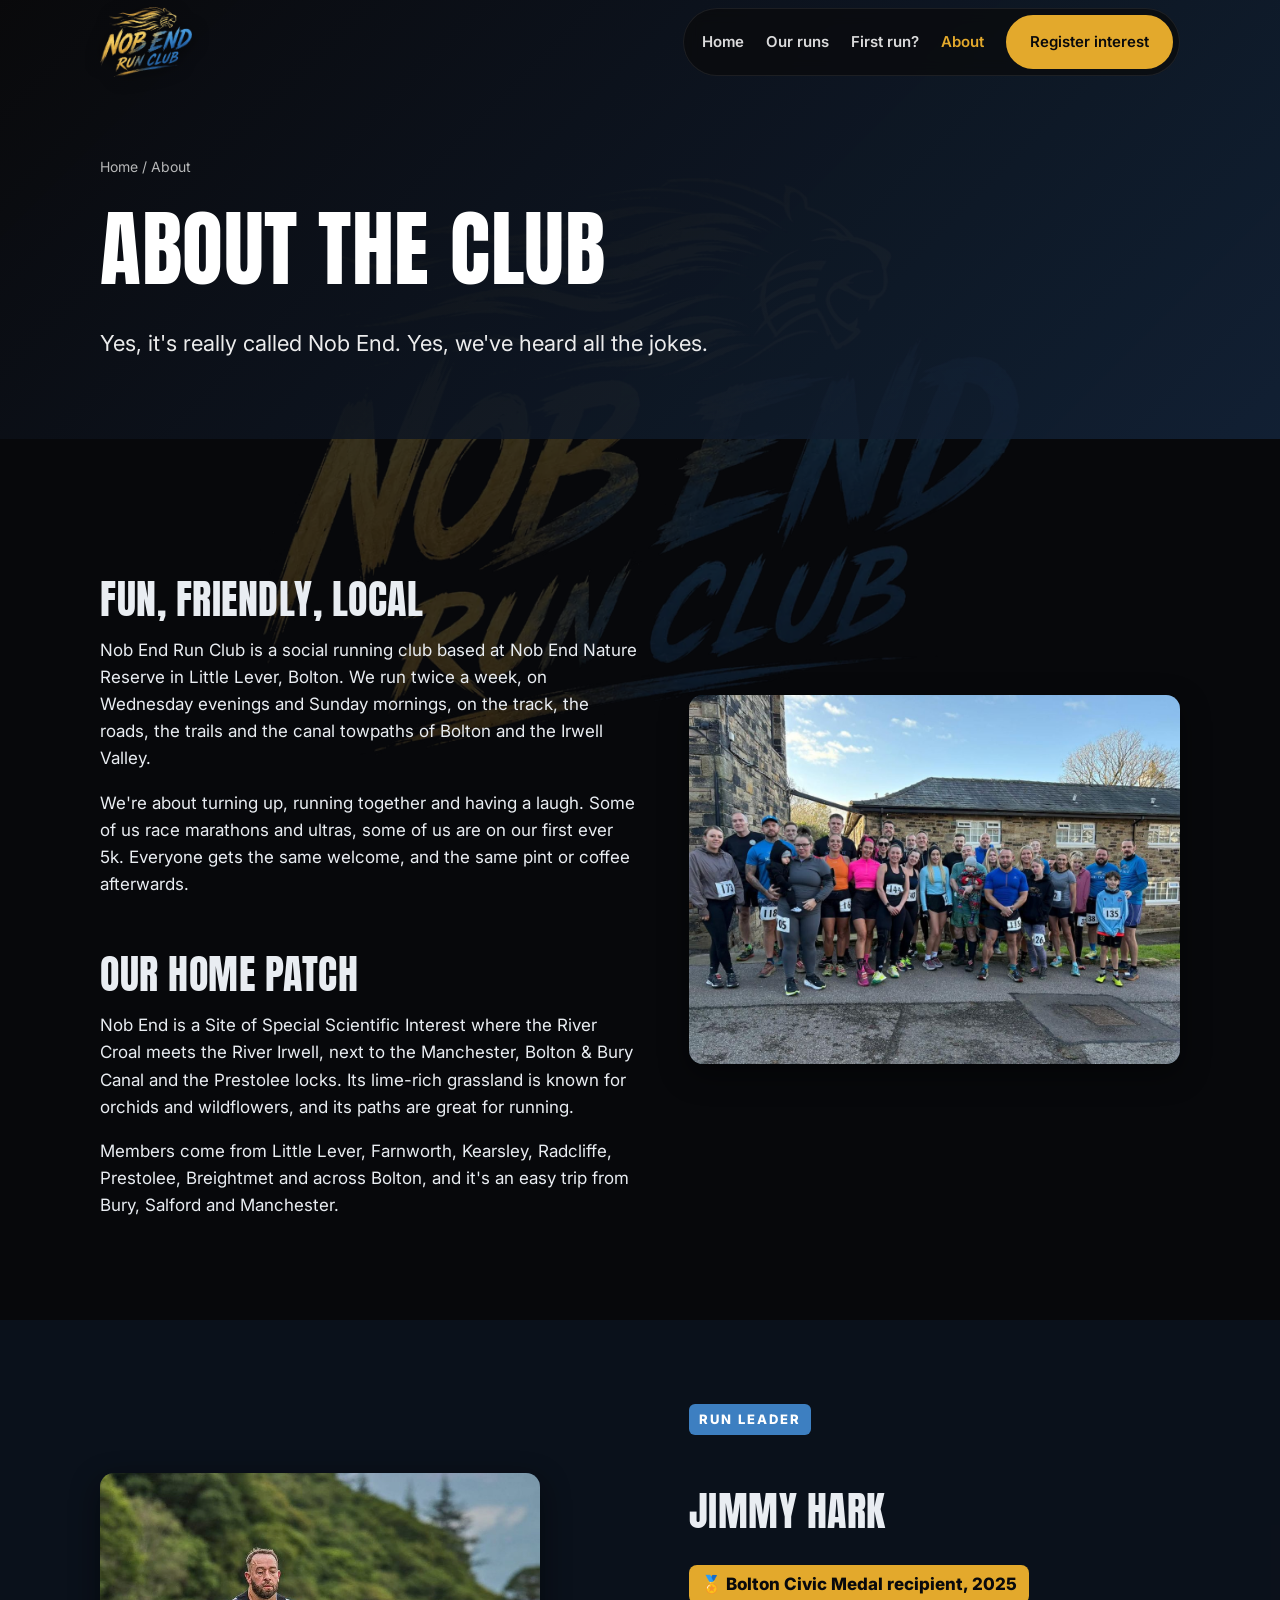
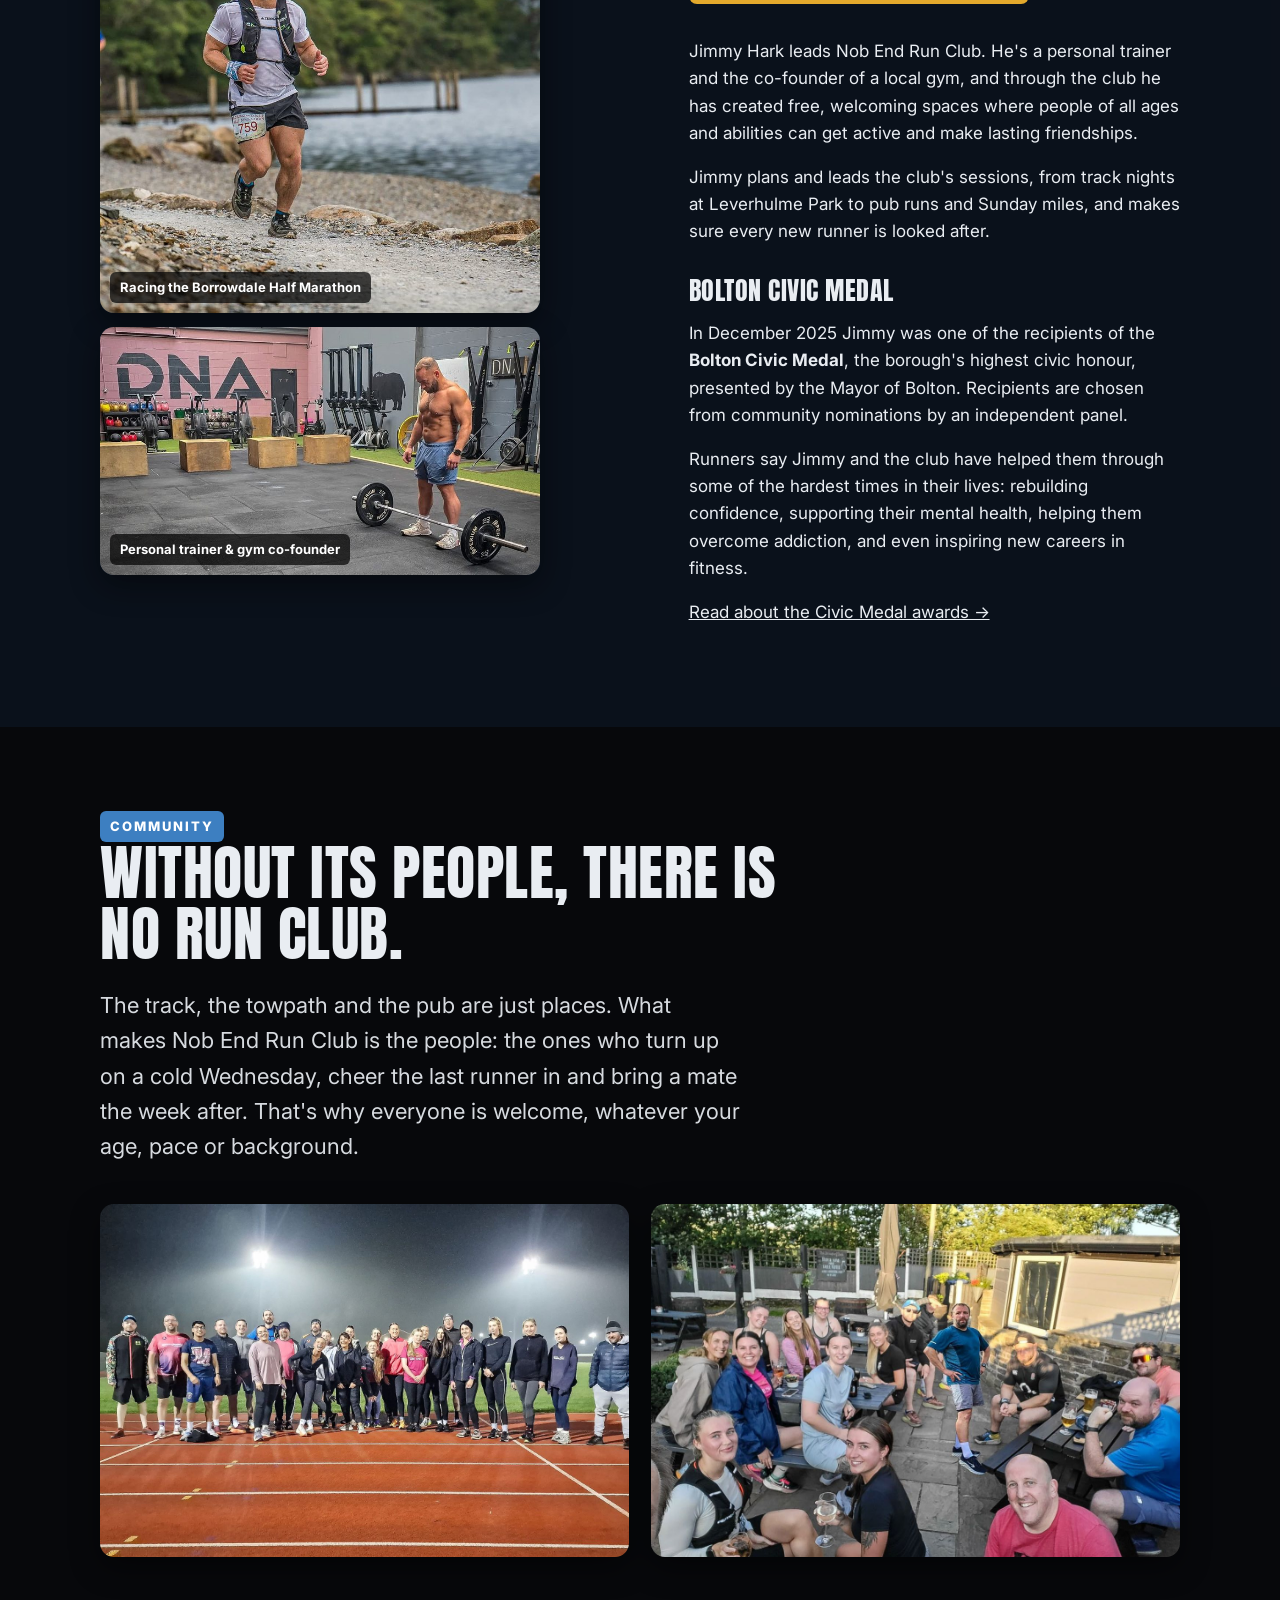
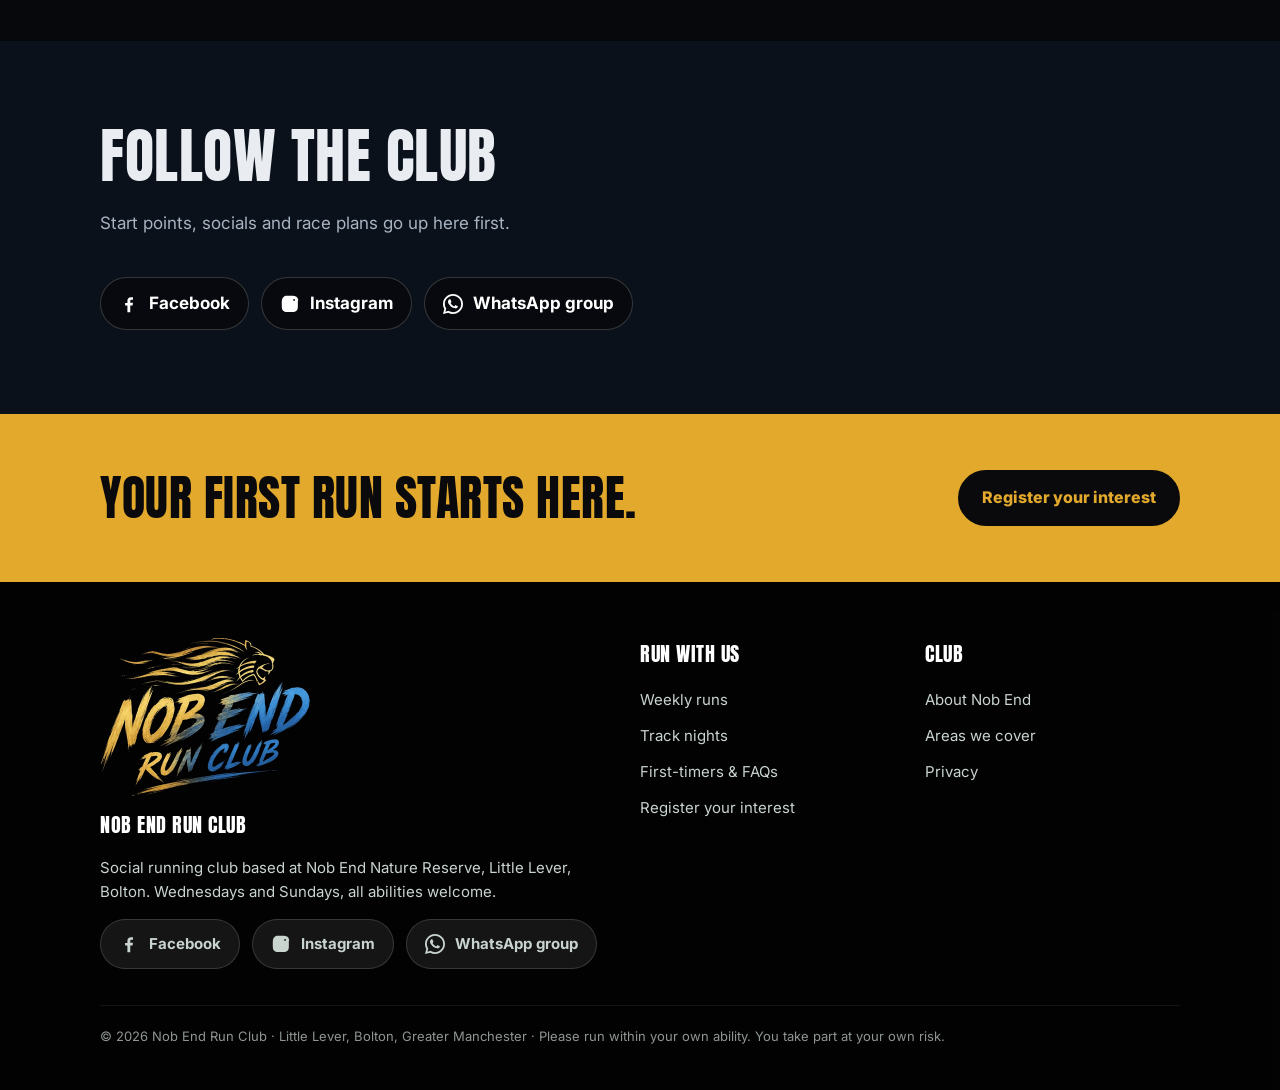
<file: about.html>
<!doctype html>
<html lang="en-GB">
<head>
<meta charset="utf-8">
<meta name="viewport" content="width=device-width, initial-scale=1">
<title>About Nob End Run Club | Running Club in Little Lever, Bolton</title>
<meta name="description" content="Friendly running club at Nob End Nature Reserve, Little Lever, Bolton. All abilities welcome. Meet run leader Jimmy Hark, Bolton Civic Medal recipient.">
<link rel="canonical" href="https://nobendrunclub.uk/about">
<meta name="robots" content="index, follow, max-image-preview:large">
<meta name="theme-color" content="#0a0a0c">
<meta property="og:type" content="website">
<meta property="og:site_name" content="Nob End Run Club">
<meta property="og:title" content="About Nob End Run Club | Running Club in Little Lever, Bolton">
<meta property="og:description" content="Friendly running club at Nob End Nature Reserve, Little Lever, Bolton. All abilities welcome. Meet run leader Jimmy Hark, Bolton Civic Medal recipient.">
<meta property="og:url" content="https://nobendrunclub.uk/about">
<meta property="og:image" content="https://nobendrunclub.uk/images/og.jpg">
<meta property="og:locale" content="en_GB">
<meta name="twitter:card" content="summary_large_image">
<meta name="geo.region" content="GB-BOL">
<meta name="geo.placename" content="Little Lever, Bolton">
<link rel="icon" href="/images/favicon-64.png" type="image/png">
<link rel="apple-touch-icon" href="/images/apple-touch-icon.png">
<link rel="preconnect" href="https://fonts.googleapis.com"><link rel="preconnect" href="https://fonts.gstatic.com" crossorigin>
<link href="https://fonts.googleapis.com/css2?family=Anton&family=Inter:wght@400;600;700;800&display=swap" rel="stylesheet">
<link rel="stylesheet" href="/css/style.css">
<script type="application/ld+json">{"@context": "https://schema.org", "@graph": [{"@type": "SportsClub", "@id": "https://nobendrunclub.uk/#club", "name": "Nob End Run Club", "alternateName": "NERC", "url": "https://nobendrunclub.uk/", "logo": "https://nobendrunclub.uk/images/logo.png", "image": "https://nobendrunclub.uk/images/hero.jpg", "description": "A friendly social running club based at Nob End Nature Reserve, Little Lever, Bolton. Wednesday evening track sessions at Leverhulme Park or road and trail runs finishing at a pub, and Sunday 9am road, trail or canal runs followed by coffee and cake. All abilities welcome. Easy to reach from Bury, Salford and Manchester.", "sport": "Running", "areaServed": [{"@type": "Place", "name": "Bolton"}, {"@type": "Place", "name": "Little Lever"}, {"@type": "Place", "name": "Farnworth"}, {"@type": "Place", "name": "Kearsley"}, {"@type": "Place", "name": "Radcliffe"}, {"@type": "Place", "name": "Bury"}, {"@type": "Place", "name": "Prestolee"}, {"@type": "Place", "name": "Breightmet"}, {"@type": "Place", "name": "Salford"}, {"@type": "Place", "name": "Manchester"}, {"@type": "Place", "name": "Greater Manchester"}, {"@type": "Place", "name": "North West England"}], "location": {"@type": "Place", "name": "Nob End Nature Reserve", "address": {"@type": "PostalAddress", "addressLocality": "Little Lever, Bolton", "addressRegion": "Greater Manchester", "addressCountry": "GB"}}, "sameAs": ["https://www.facebook.com/p/Nob-End-Run-Club-100083983001015/", "https://www.instagram.com/nobendrunclub/"], "slogan": "Good people. Stronger together.", "member": {"@type": "Person", "@id": "https://nobendrunclub.uk/about#jimmy", "name": "Jimmy Hark", "jobTitle": "Run Leader", "description": "Leader of Nob End Run Club, personal trainer and gym co-founder.", "award": "Bolton Civic Medal (2025)", "url": "https://nobendrunclub.uk/about#jimmy", "image": "https://nobendrunclub.uk/images/jimmy.jpg"}, "knowsAbout": ["Running", "Social running", "Track running", "Trail running", "Beginner running"]}, {"@type": "WebSite", "@id": "https://nobendrunclub.uk/#website", "url": "https://nobendrunclub.uk/", "name": "Nob End Run Club", "publisher": {"@id": "https://nobendrunclub.uk/#club"}, "inLanguage": "en-GB"}, {"@type": "BreadcrumbList", "itemListElement": [{"@type": "ListItem", "position": 1, "name": "Home", "item": "https://nobendrunclub.uk/"}, {"@type": "ListItem", "position": 2, "name": "About", "item": "https://nobendrunclub.uk/about"}]}]}</script>
</head>
<body>
<a class="skip" href="#main">Skip to content</a>
<header class="site-header"><div class="wrap">
  <a class="logo" href="/" aria-label="Nob End Run Club home"><img class="logo-img" src="/images/logo-header.webp" alt="" width="420" height="318"><span class="sr-only">Nob End Run Club</span></a>
  <button class="menu-btn" aria-label="Menu" aria-expanded="false" aria-controls="nav"><svg viewBox="0 0 24 24" fill="none" stroke="currentColor" stroke-width="2.4" stroke-linecap="round"><path d="M3 6h18M3 12h18M3 18h18"/></svg></button>
  <nav class="nav" id="nav"><a href="/">Home</a><a href="/runs">Our runs</a><a href="/first-run">First run?</a><a href="/about" aria-current="page">About</a><a class="btn" href="/join">Register interest</a></nav>
</div></header>
<main id="main">

<section class="page-hero"><div class="wrap">
  <p class="crumbs"><a href="/">Home</a> / About</p>
  <h1>About the club</h1>
  <p class="lead">Yes, it's really called Nob End. Yes, we've heard all the jokes.</p>
</div></section>
<section><div class="wrap split">
  <div class="prose">
    <h2>Fun, friendly, local</h2>
    <p>Nob End Run Club is a social running club based at Nob End Nature Reserve in Little Lever, Bolton. We run twice a week, on Wednesday evenings and Sunday mornings, on the track, the roads, the trails and the canal towpaths of Bolton and the Irwell Valley.</p>
    <p>We're about turning up, running together and having a laugh. Some of us race marathons and ultras, some of us are on our first ever 5k. Everyone gets the same welcome, and the same pint or coffee afterwards.</p>
    <h2>Our home patch</h2>
    <p>Nob End is a Site of Special Scientific Interest where the River Croal meets the River Irwell, next to the Manchester, Bolton &amp; Bury Canal and the Prestolee locks. Its lime-rich grassland is known for orchids and wildflowers, and its paths are great for running.</p>
    <p>Members come from Little Lever, Farnworth, Kearsley, Radcliffe, Prestolee, Breightmet and across Bolton, and it's an easy trip from Bury, Salford and Manchester.</p>
  </div>
  <div class="photo"><img src="/images/about.jpg" alt="A large group of Nob End Run Club runners before a race" loading="lazy" width="1200" height="900"></div>
</div></section>
<section class="alt" id="jimmy"><div class="wrap split">
  <div class="leader-photos"><figure class="photo leader-photo"><img src="/images/jimmy.jpg" alt="Jimmy Hark racing the Borrowdale Half Marathon in the Lake District" loading="lazy" width="800" height="800"><figcaption>Racing the Borrowdale Half Marathon</figcaption></figure><figure class="photo leader-photo small"><img src="/images/jimmy-gym.jpg" alt="Jimmy Hark, personal trainer, in the gym" loading="lazy" width="800" height="800"><figcaption>Personal trainer &amp; gym co-founder</figcaption></figure></div>
  <div class="prose">
    <span class="eyebrow">Run leader</span>
    <h2>Jimmy Hark</h2>
    <p class="medal">🏅 Bolton Civic Medal recipient, 2025</p>
    <p>Jimmy Hark leads Nob End Run Club. He's a personal trainer and the co-founder of a local gym, and through the club he has created free, welcoming spaces where people of all ages and abilities can get active and make lasting friendships.</p>
    <p>Jimmy plans and leads the club's sessions, from track nights at Leverhulme Park to pub runs and Sunday miles, and makes sure every new runner is looked after.</p>
    <h3>Bolton Civic Medal</h3>
    <p>In December 2025 Jimmy was one of the recipients of the <strong>Bolton Civic Medal</strong>, the borough's highest civic honour, presented by the Mayor of Bolton. Recipients are chosen from community nominations by an independent panel.</p>
    <p>Runners say Jimmy and the club have helped them through some of the hardest times in their lives: rebuilding confidence, supporting their mental health, helping them overcome addiction, and even inspiring new careers in fitness.</p>
    <p><a href="https://www.bolton.gov.uk/news/article/1979/bolton-community-heroes-receive-civic-medals" target="_blank" rel="noopener">Read about the Civic Medal awards →</a></p>
  </div>
</div></section>
<section><div class="wrap">
  <div class="section-head"><span class="eyebrow">Community</span><h2>Without its people, there is no run club.</h2>
  <p class="lead">The track, the towpath and the pub are just places. What makes Nob End Run Club is the people: the ones who turn up on a cold Wednesday, cheer the last runner in and bring a mate the week after. That's why everyone is welcome, whatever your age, pace or background.</p></div>
  <div class="grid g2 community-photos">
    <figure><img src="/images/community-1.jpg" alt="Nob End Run Club members together on the floodlit track" loading="lazy" width="1440" height="960"></figure>
    <figure><img src="/images/social.jpg" alt="Club members in a pub beer garden after a run" loading="lazy" width="1200" height="900"></figure>
  </div>
</div></section>
<section class="alt"><div class="wrap">
  <div class="section-head"><h2>Follow the club</h2><p class="muted">Start points, socials and race plans go up here first.</p></div>
  <div class="social"><a href="https://www.facebook.com/p/Nob-End-Run-Club-100083983001015/" target="_blank" rel="noopener"><svg viewBox="0 0 24 24" aria-hidden="true"><path d="M13.5 22v-8.2h2.8l.4-3.2h-3.2V8.5c0-.9.3-1.6 1.6-1.6h1.7V4.1c-.3 0-1.3-.1-2.5-.1-2.5 0-4.2 1.5-4.2 4.3v2.4H7.3v3.2h2.8V22h3.4z"/></svg>Facebook</a><a href="https://www.instagram.com/nobendrunclub/" target="_blank" rel="noopener"><svg viewBox="0 0 24 24" aria-hidden="true"><path d="M12 7.3A4.7 4.7 0 1 0 12 16.7 4.7 4.7 0 0 0 12 7.3zm0 7.7a3 3 0 1 1 0-6 3 3 0 0 1 0 6zm6-7.9a1.1 1.1 0 1 1-2.2 0 1.1 1.1 0 0 1 2.2 0zM21.9 8.2c-.1-1.6-.4-3-1.6-4.2S17.4 2.3 15.8 2.2C14.2 2.1 9.8 2.1 8.2 2.2 6.6 2.3 5.2 2.6 4 3.8S2.3 6.6 2.2 8.2c-.1 1.6-.1 6 0 7.6.1 1.6.4 3 1.6 4.2s2.6 1.5 4.2 1.6c1.6.1 6 .1 7.6 0 1.6-.1 3-.4 4.2-1.6s1.5-2.6 1.6-4.2c.1-1.6.1-6 0-7.6z"/></svg>Instagram</a><a href="https://chat.whatsapp.com/BUl4l5pfaGw4L0T3F6vZta" target="_blank" rel="noopener"><svg viewBox="0 0 24 24" aria-hidden="true"><path d="M17.5 14.4c-.3-.1-1.8-.9-2-1-.3-.1-.5-.1-.7.1-.2.3-.8 1-.9 1.2-.2.2-.3.2-.6.1-.3-.1-1.3-.5-2.4-1.5-.9-.8-1.5-1.8-1.7-2.1-.2-.3 0-.5.1-.6l.4-.5c.1-.2.2-.3.3-.5.1-.2 0-.4 0-.5l-.9-2.2c-.2-.6-.5-.5-.7-.5h-.6c-.2 0-.5.1-.8.4-.3.3-1 1-1 2.4s1 2.8 1.2 3c.1.2 2 3.1 4.9 4.3 2.4 1 2.9.8 3.4.7.6-.1 1.8-.7 2-1.4.3-.7.3-1.3.2-1.4-.1-.1-.3-.2-.6-.3zM12 21.8c-1.8 0-3.5-.5-5-1.4l-.4-.2-3.7 1 1-3.6-.2-.4C2.7 15.6 2.2 13.8 2.2 12 2.2 6.6 6.6 2.2 12 2.2S21.8 6.6 21.8 12 17.4 21.8 12 21.8zM12 0C5.4 0 0 5.4 0 12c0 2.1.6 4.2 1.6 6L0 24l6.2-1.6c1.8 1 3.8 1.5 5.8 1.5 6.6 0 12-5.4 12-12S18.6 0 12 0z"/></svg>WhatsApp group</a></div>
</div></section>
</main>
<section class="cta-band"><div class="wrap">
  <h2>Your first run starts here.</h2>
  <a class="btn dark" href="/join">Register your interest</a>
</div></section>
<footer class="site-footer"><div class="wrap">
  <div class="cols">
    <div>
      <img src="/images/logo-header.webp" alt="Nob End Run Club logo" width="210" height="159" style="width:210px;height:auto;margin-bottom:12px" loading="lazy">
      <h4>Nob End Run Club</h4>
      <p>Social running club based at Nob End Nature Reserve, Little Lever, Bolton. Wednesdays and Sundays, all abilities welcome.</p>
      <div class="social"><a href="https://www.facebook.com/p/Nob-End-Run-Club-100083983001015/" target="_blank" rel="noopener"><svg viewBox="0 0 24 24" aria-hidden="true"><path d="M13.5 22v-8.2h2.8l.4-3.2h-3.2V8.5c0-.9.3-1.6 1.6-1.6h1.7V4.1c-.3 0-1.3-.1-2.5-.1-2.5 0-4.2 1.5-4.2 4.3v2.4H7.3v3.2h2.8V22h3.4z"/></svg>Facebook</a><a href="https://www.instagram.com/nobendrunclub/" target="_blank" rel="noopener"><svg viewBox="0 0 24 24" aria-hidden="true"><path d="M12 7.3A4.7 4.7 0 1 0 12 16.7 4.7 4.7 0 0 0 12 7.3zm0 7.7a3 3 0 1 1 0-6 3 3 0 0 1 0 6zm6-7.9a1.1 1.1 0 1 1-2.2 0 1.1 1.1 0 0 1 2.2 0zM21.9 8.2c-.1-1.6-.4-3-1.6-4.2S17.4 2.3 15.8 2.2C14.2 2.1 9.8 2.1 8.2 2.2 6.6 2.3 5.2 2.6 4 3.8S2.3 6.6 2.2 8.2c-.1 1.6-.1 6 0 7.6.1 1.6.4 3 1.6 4.2s2.6 1.5 4.2 1.6c1.6.1 6 .1 7.6 0 1.6-.1 3-.4 4.2-1.6s1.5-2.6 1.6-4.2c.1-1.6.1-6 0-7.6z"/></svg>Instagram</a><a href="https://chat.whatsapp.com/BUl4l5pfaGw4L0T3F6vZta" target="_blank" rel="noopener"><svg viewBox="0 0 24 24" aria-hidden="true"><path d="M17.5 14.4c-.3-.1-1.8-.9-2-1-.3-.1-.5-.1-.7.1-.2.3-.8 1-.9 1.2-.2.2-.3.2-.6.1-.3-.1-1.3-.5-2.4-1.5-.9-.8-1.5-1.8-1.7-2.1-.2-.3 0-.5.1-.6l.4-.5c.1-.2.2-.3.3-.5.1-.2 0-.4 0-.5l-.9-2.2c-.2-.6-.5-.5-.7-.5h-.6c-.2 0-.5.1-.8.4-.3.3-1 1-1 2.4s1 2.8 1.2 3c.1.2 2 3.1 4.9 4.3 2.4 1 2.9.8 3.4.7.6-.1 1.8-.7 2-1.4.3-.7.3-1.3.2-1.4-.1-.1-.3-.2-.6-.3zM12 21.8c-1.8 0-3.5-.5-5-1.4l-.4-.2-3.7 1 1-3.6-.2-.4C2.7 15.6 2.2 13.8 2.2 12 2.2 6.6 6.6 2.2 12 2.2S21.8 6.6 21.8 12 17.4 21.8 12 21.8zM12 0C5.4 0 0 5.4 0 12c0 2.1.6 4.2 1.6 6L0 24l6.2-1.6c1.8 1 3.8 1.5 5.8 1.5 6.6 0 12-5.4 12-12S18.6 0 12 0z"/></svg>WhatsApp group</a></div>
    </div>
    <div><h4>Run with us</h4><a href="/runs">Weekly runs</a><a href="/runs#track">Track nights</a><a href="/first-run">First-timers &amp; FAQs</a><a href="/join">Register your interest</a></div>
    <div><h4>Club</h4><a href="/about">About Nob End</a><a href="/#areas">Areas we cover</a><a href="/privacy">Privacy</a></div>
  </div>
  <p class="legal">© <span id="yr">2026</span> Nob End Run Club · Little Lever, Bolton, Greater Manchester · Please run within your own ability. You take part at your own risk.</p>
</div></footer>
<a class="mobile-cta" href="/join">Register your interest</a>
<script src="/js/site.js" defer></script>
</body></html>
</file>
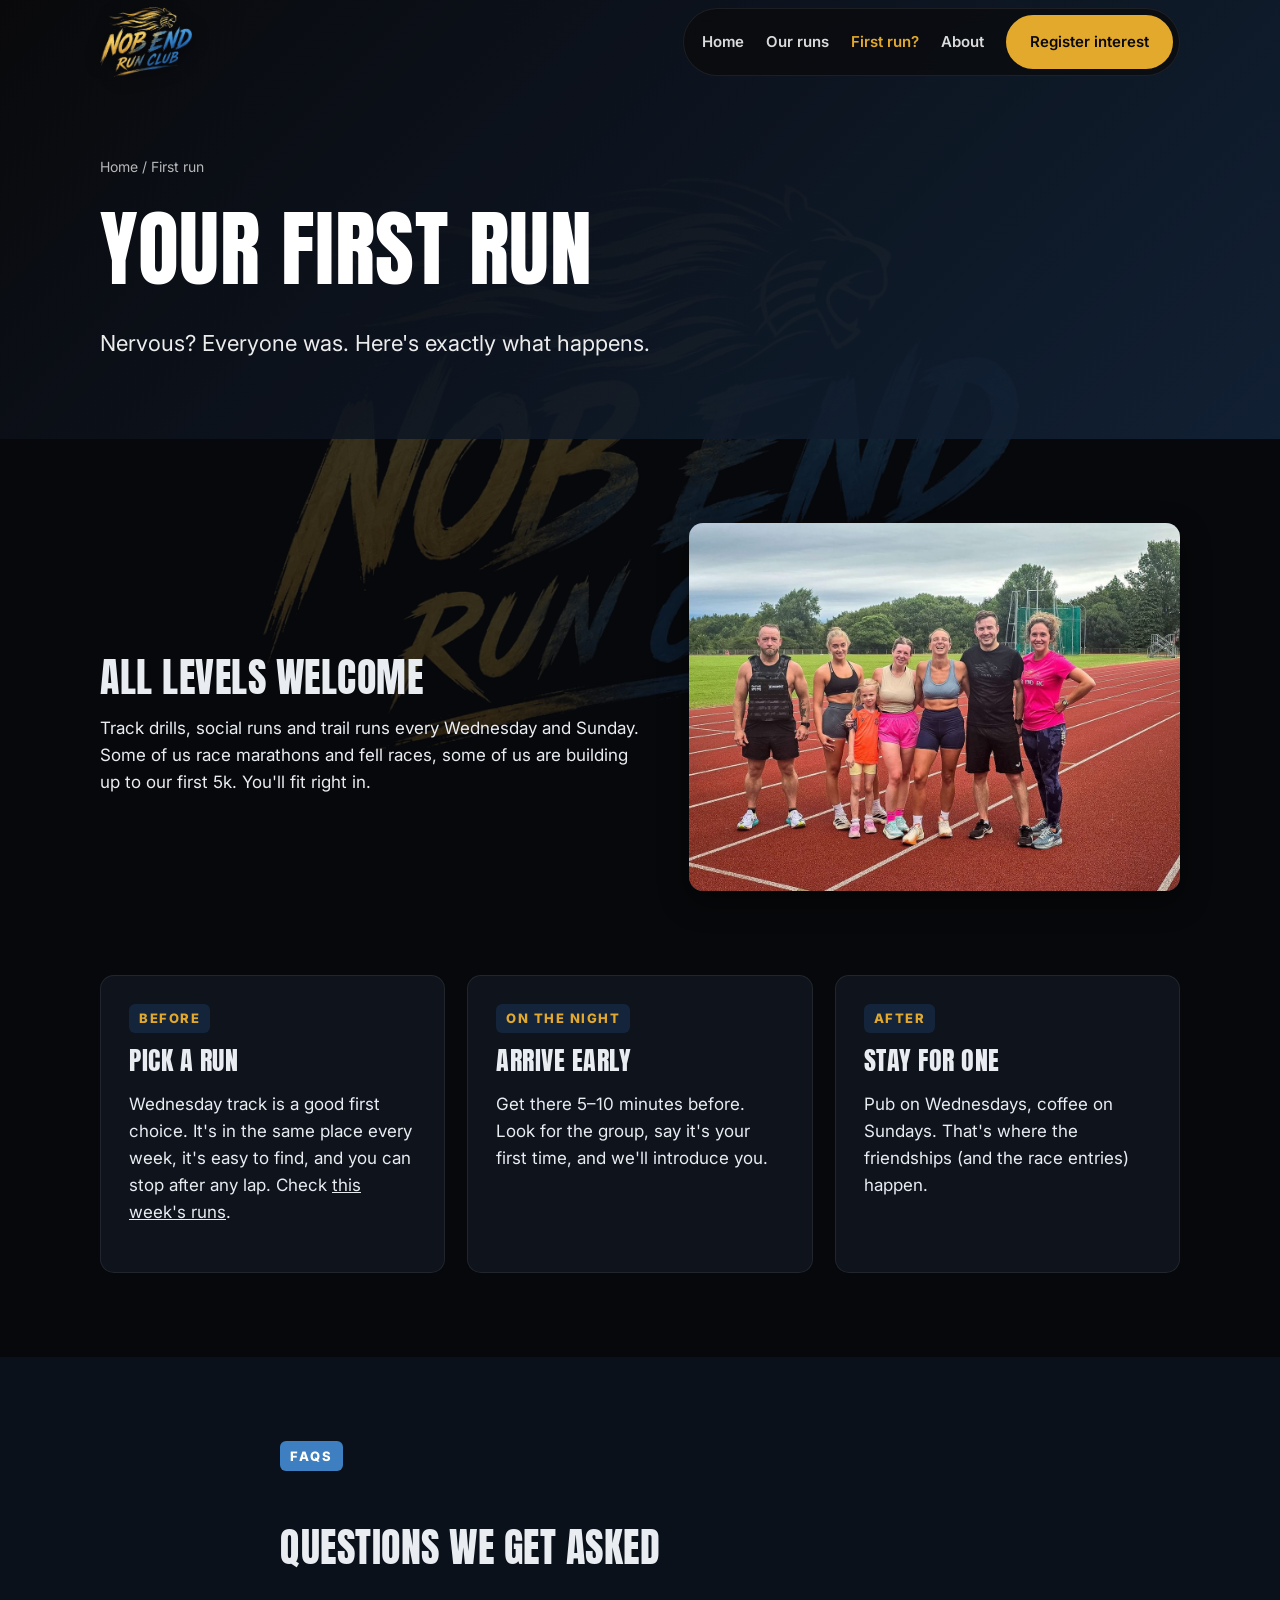
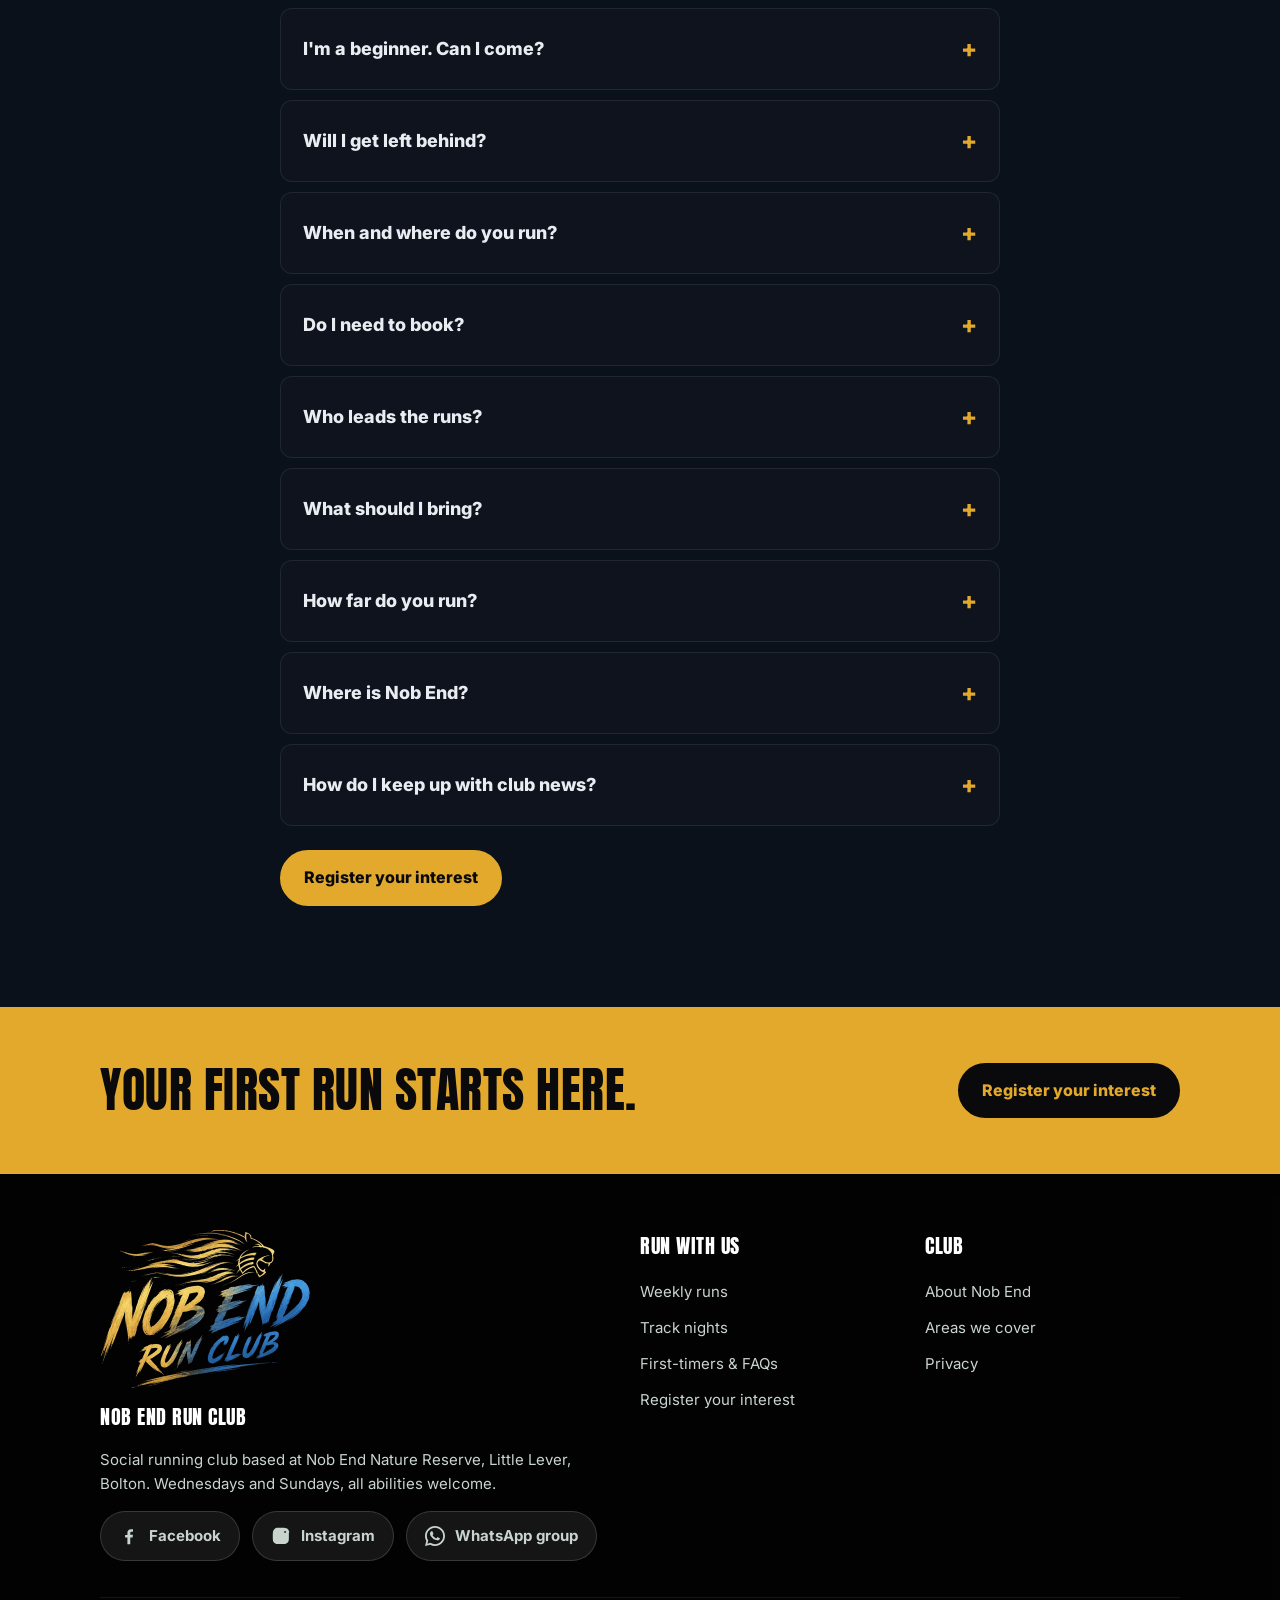
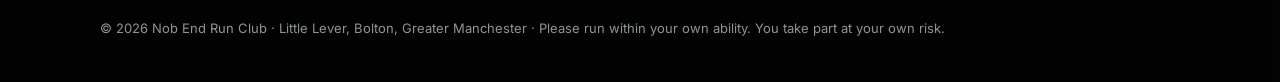
<file: first-run.html>
<!doctype html>
<html lang="en-GB">
<head>
<meta charset="utf-8">
<meta name="viewport" content="width=device-width, initial-scale=1">
<title>Your First Run with Nob End Run Club | Beginners Welcome | Bolton</title>
<meta name="description" content="Thinking of joining a running club in Bolton? What to expect at your first Nob End Run Club run in Bolton. Beginners welcome and no booking needed.">
<link rel="canonical" href="https://nobendrunclub.uk/first-run">
<meta name="robots" content="index, follow, max-image-preview:large">
<meta name="theme-color" content="#0a0a0c">
<meta property="og:type" content="website">
<meta property="og:site_name" content="Nob End Run Club">
<meta property="og:title" content="Your First Run with Nob End Run Club | Beginners Welcome | Bolton">
<meta property="og:description" content="Thinking of joining a running club in Bolton? What to expect at your first Nob End Run Club run in Bolton. Beginners welcome and no booking needed.">
<meta property="og:url" content="https://nobendrunclub.uk/first-run">
<meta property="og:image" content="https://nobendrunclub.uk/images/og.jpg">
<meta property="og:locale" content="en_GB">
<meta name="twitter:card" content="summary_large_image">
<meta name="geo.region" content="GB-BOL">
<meta name="geo.placename" content="Little Lever, Bolton">
<link rel="icon" href="/images/favicon-64.png" type="image/png">
<link rel="apple-touch-icon" href="/images/apple-touch-icon.png">
<link rel="preconnect" href="https://fonts.googleapis.com"><link rel="preconnect" href="https://fonts.gstatic.com" crossorigin>
<link href="https://fonts.googleapis.com/css2?family=Anton&family=Inter:wght@400;600;700;800&display=swap" rel="stylesheet">
<link rel="stylesheet" href="/css/style.css">
<script type="application/ld+json">{"@context": "https://schema.org", "@graph": [{"@type": "SportsClub", "@id": "https://nobendrunclub.uk/#club", "name": "Nob End Run Club", "alternateName": "NERC", "url": "https://nobendrunclub.uk/", "logo": "https://nobendrunclub.uk/images/logo.png", "image": "https://nobendrunclub.uk/images/hero.jpg", "description": "A friendly social running club based at Nob End Nature Reserve, Little Lever, Bolton. Wednesday evening track sessions at Leverhulme Park or road and trail runs finishing at a pub, and Sunday 9am road, trail or canal runs followed by coffee and cake. All abilities welcome. Easy to reach from Bury, Salford and Manchester.", "sport": "Running", "areaServed": [{"@type": "Place", "name": "Bolton"}, {"@type": "Place", "name": "Little Lever"}, {"@type": "Place", "name": "Farnworth"}, {"@type": "Place", "name": "Kearsley"}, {"@type": "Place", "name": "Radcliffe"}, {"@type": "Place", "name": "Bury"}, {"@type": "Place", "name": "Prestolee"}, {"@type": "Place", "name": "Breightmet"}, {"@type": "Place", "name": "Salford"}, {"@type": "Place", "name": "Manchester"}, {"@type": "Place", "name": "Greater Manchester"}, {"@type": "Place", "name": "North West England"}], "location": {"@type": "Place", "name": "Nob End Nature Reserve", "address": {"@type": "PostalAddress", "addressLocality": "Little Lever, Bolton", "addressRegion": "Greater Manchester", "addressCountry": "GB"}}, "sameAs": ["https://www.facebook.com/p/Nob-End-Run-Club-100083983001015/", "https://www.instagram.com/nobendrunclub/"], "slogan": "Good people. Stronger together.", "member": {"@type": "Person", "@id": "https://nobendrunclub.uk/about#jimmy", "name": "Jimmy Hark", "jobTitle": "Run Leader", "description": "Leader of Nob End Run Club, personal trainer and gym co-founder.", "award": "Bolton Civic Medal (2025)", "url": "https://nobendrunclub.uk/about#jimmy", "image": "https://nobendrunclub.uk/images/jimmy.jpg"}, "knowsAbout": ["Running", "Social running", "Track running", "Trail running", "Beginner running"]}, {"@type": "WebSite", "@id": "https://nobendrunclub.uk/#website", "url": "https://nobendrunclub.uk/", "name": "Nob End Run Club", "publisher": {"@id": "https://nobendrunclub.uk/#club"}, "inLanguage": "en-GB"}, {"@type": "FAQPage", "mainEntity": [{"@type": "Question", "name": "I'm a beginner. Can I come?", "acceptedAnswer": {"@type": "Answer", "text": "Yes. Nob End Run Club is a fun, friendly social club for all abilities. We'd much rather you came along than waited until you feel 'ready'."}}, {"@type": "Question", "name": "Will I get left behind?", "acceptedAnswer": {"@type": "Answer", "text": "We look out for each other. On road and trail runs we regroup along the way, and on the track nobody is ever far away. Tell us it's your first run and we'll make sure someone runs with you."}}, {"@type": "Question", "name": "When and where do you run?", "acceptedAnswer": {"@type": "Answer", "text": "Every Wednesday evening (track at Leverhulme Park, meet 7:50pm for an 8pm start; or a 7:30pm road/trail run that finishes at a pub) and every Sunday at 9am unless stated otherwise (road, trail or canal run, then coffee and cake). Start points change weekly and are posted on our Facebook page and the Our Runs page."}}, {"@type": "Question", "name": "Do I need to book?", "acceptedAnswer": {"@type": "Answer", "text": "No, but please register your interest on the website so we can look out for you and send you the week's runs."}}, {"@type": "Question", "name": "Who leads the runs?", "acceptedAnswer": {"@type": "Answer", "text": "Run leader Jimmy Hark, a personal trainer and gym co-founder who received the Bolton Civic Medal in 2025 for his work building the club's community."}}, {"@type": "Question", "name": "What should I bring?", "acceptedAnswer": {"@type": "Answer", "text": "Running shoes, weather-appropriate kit, water if you like it, and on dark evenings something bright or reflective plus a head torch for trail runs. A few quid for a drink or coffee afterwards."}}, {"@type": "Question", "name": "How far do you run?", "acceptedAnswer": {"@type": "Answer", "text": "It varies. Track nights last about an hour, and road, trail and canal runs are a sociable distance. If you're worried about distance, message us on Facebook and we'll tell you what's planned."}}, {"@type": "Question", "name": "Where is Nob End?", "acceptedAnswer": {"@type": "Answer", "text": "Nob End Nature Reserve is in Little Lever, Bolton, Greater Manchester, where the Croal meets the Irwell next to the Manchester, Bolton & Bury Canal."}}, {"@type": "Question", "name": "How do I keep up with club news?", "acceptedAnswer": {"@type": "Answer", "text": "Follow our Facebook page. That's where weekly start points, socials and race plans go up first."}}]}, {"@type": "BreadcrumbList", "itemListElement": [{"@type": "ListItem", "position": 1, "name": "Home", "item": "https://nobendrunclub.uk/"}, {"@type": "ListItem", "position": 2, "name": "First run", "item": "https://nobendrunclub.uk/first-run"}]}]}</script>
</head>
<body>
<a class="skip" href="#main">Skip to content</a>
<header class="site-header"><div class="wrap">
  <a class="logo" href="/" aria-label="Nob End Run Club home"><img class="logo-img" src="/images/logo-header.webp" alt="" width="420" height="318"><span class="sr-only">Nob End Run Club</span></a>
  <button class="menu-btn" aria-label="Menu" aria-expanded="false" aria-controls="nav"><svg viewBox="0 0 24 24" fill="none" stroke="currentColor" stroke-width="2.4" stroke-linecap="round"><path d="M3 6h18M3 12h18M3 18h18"/></svg></button>
  <nav class="nav" id="nav"><a href="/">Home</a><a href="/runs">Our runs</a><a href="/first-run" aria-current="page">First run?</a><a href="/about">About</a><a class="btn" href="/join">Register interest</a></nav>
</div></header>
<main id="main">

<section class="page-hero"><div class="wrap">
  <p class="crumbs"><a href="/">Home</a> / First run</p>
  <h1>Your first run</h1>
  <p class="lead">Nervous? Everyone was. Here's exactly what happens.</p>
</div></section>
<section style="padding-bottom:0"><div class="wrap"><div class="split"><div class="prose"><h2>All levels welcome</h2><p>Track drills, social runs and trail runs every Wednesday and Sunday. Some of us race marathons and fell races, some of us are building up to our first 5k. You'll fit right in.</p></div><div class="photo"><img src="/images/first-run.jpg" alt="Nob End Run Club members on the track at Leverhulme Park" loading="lazy" width="1200" height="900"></div></div></div></section>
<section><div class="wrap">
  <div class="grid g3">
    <div class="card"><span class="day">Before</span><h3>Pick a run</h3><p>Wednesday track is a good first choice. It's in the same place every week, it's easy to find, and you can stop after any lap. Check <a href="/runs">this week's runs</a>.</p></div>
    <div class="card"><span class="day">On the night</span><h3>Arrive early</h3><p>Get there 5–10 minutes before. Look for the group, say it's your first time, and we'll introduce you.</p></div>
    <div class="card"><span class="day">After</span><h3>Stay for one</h3><p>Pub on Wednesdays, coffee on Sundays. That's where the friendships (and the race entries) happen.</p></div>
  </div>
</div></section>
<section class="alt"><div class="wrap prose">
  <div class="section-head"><span class="eyebrow">FAQs</span><h2>Questions we get asked</h2></div>
<details><summary>I'm a beginner. Can I come?</summary><p>Yes. Nob End Run Club is a fun, friendly social club for all abilities. We'd much rather you came along than waited until you feel 'ready'.</p></details><details><summary>Will I get left behind?</summary><p>We look out for each other. On road and trail runs we regroup along the way, and on the track nobody is ever far away. Tell us it's your first run and we'll make sure someone runs with you.</p></details><details><summary>When and where do you run?</summary><p>Every Wednesday evening (track at Leverhulme Park, meet 7:50pm for an 8pm start; or a 7:30pm road/trail run that finishes at a pub) and every Sunday at 9am unless stated otherwise (road, trail or canal run, then coffee and cake). Start points change weekly and are posted on our Facebook page and the Our Runs page.</p></details><details><summary>Do I need to book?</summary><p>No, but please register your interest on the website so we can look out for you and send you the week's runs.</p></details><details><summary>Who leads the runs?</summary><p>Run leader Jimmy Hark, a personal trainer and gym co-founder who received the Bolton Civic Medal in 2025 for his work building the club's community.</p></details><details><summary>What should I bring?</summary><p>Running shoes, weather-appropriate kit, water if you like it, and on dark evenings something bright or reflective plus a head torch for trail runs. A few quid for a drink or coffee afterwards.</p></details><details><summary>How far do you run?</summary><p>It varies. Track nights last about an hour, and road, trail and canal runs are a sociable distance. If you're worried about distance, message us on Facebook and we'll tell you what's planned.</p></details><details><summary>Where is Nob End?</summary><p>Nob End Nature Reserve is in Little Lever, Bolton, Greater Manchester, where the Croal meets the Irwell next to the Manchester, Bolton & Bury Canal.</p></details><details><summary>How do I keep up with club news?</summary><p>Follow our Facebook page. That's where weekly start points, socials and race plans go up first.</p></details>
  <p style="margin-top:24px"><a class="btn dark" href="/join">Register your interest</a></p>
</div></section>
</main>
<section class="cta-band"><div class="wrap">
  <h2>Your first run starts here.</h2>
  <a class="btn dark" href="/join">Register your interest</a>
</div></section>
<footer class="site-footer"><div class="wrap">
  <div class="cols">
    <div>
      <img src="/images/logo-header.webp" alt="Nob End Run Club logo" width="210" height="159" style="width:210px;height:auto;margin-bottom:12px" loading="lazy">
      <h4>Nob End Run Club</h4>
      <p>Social running club based at Nob End Nature Reserve, Little Lever, Bolton. Wednesdays and Sundays, all abilities welcome.</p>
      <div class="social"><a href="https://www.facebook.com/p/Nob-End-Run-Club-100083983001015/" target="_blank" rel="noopener"><svg viewBox="0 0 24 24" aria-hidden="true"><path d="M13.5 22v-8.2h2.8l.4-3.2h-3.2V8.5c0-.9.3-1.6 1.6-1.6h1.7V4.1c-.3 0-1.3-.1-2.5-.1-2.5 0-4.2 1.5-4.2 4.3v2.4H7.3v3.2h2.8V22h3.4z"/></svg>Facebook</a><a href="https://www.instagram.com/nobendrunclub/" target="_blank" rel="noopener"><svg viewBox="0 0 24 24" aria-hidden="true"><path d="M12 7.3A4.7 4.7 0 1 0 12 16.7 4.7 4.7 0 0 0 12 7.3zm0 7.7a3 3 0 1 1 0-6 3 3 0 0 1 0 6zm6-7.9a1.1 1.1 0 1 1-2.2 0 1.1 1.1 0 0 1 2.2 0zM21.9 8.2c-.1-1.6-.4-3-1.6-4.2S17.4 2.3 15.8 2.2C14.2 2.1 9.8 2.1 8.2 2.2 6.6 2.3 5.2 2.6 4 3.8S2.3 6.6 2.2 8.2c-.1 1.6-.1 6 0 7.6.1 1.6.4 3 1.6 4.2s2.6 1.5 4.2 1.6c1.6.1 6 .1 7.6 0 1.6-.1 3-.4 4.2-1.6s1.5-2.6 1.6-4.2c.1-1.6.1-6 0-7.6z"/></svg>Instagram</a><a href="https://chat.whatsapp.com/BUl4l5pfaGw4L0T3F6vZta" target="_blank" rel="noopener"><svg viewBox="0 0 24 24" aria-hidden="true"><path d="M17.5 14.4c-.3-.1-1.8-.9-2-1-.3-.1-.5-.1-.7.1-.2.3-.8 1-.9 1.2-.2.2-.3.2-.6.1-.3-.1-1.3-.5-2.4-1.5-.9-.8-1.5-1.8-1.7-2.1-.2-.3 0-.5.1-.6l.4-.5c.1-.2.2-.3.3-.5.1-.2 0-.4 0-.5l-.9-2.2c-.2-.6-.5-.5-.7-.5h-.6c-.2 0-.5.1-.8.4-.3.3-1 1-1 2.4s1 2.8 1.2 3c.1.2 2 3.1 4.9 4.3 2.4 1 2.9.8 3.4.7.6-.1 1.8-.7 2-1.4.3-.7.3-1.3.2-1.4-.1-.1-.3-.2-.6-.3zM12 21.8c-1.8 0-3.5-.5-5-1.4l-.4-.2-3.7 1 1-3.6-.2-.4C2.7 15.6 2.2 13.8 2.2 12 2.2 6.6 6.6 2.2 12 2.2S21.8 6.6 21.8 12 17.4 21.8 12 21.8zM12 0C5.4 0 0 5.4 0 12c0 2.1.6 4.2 1.6 6L0 24l6.2-1.6c1.8 1 3.8 1.5 5.8 1.5 6.6 0 12-5.4 12-12S18.6 0 12 0z"/></svg>WhatsApp group</a></div>
    </div>
    <div><h4>Run with us</h4><a href="/runs">Weekly runs</a><a href="/runs#track">Track nights</a><a href="/first-run">First-timers &amp; FAQs</a><a href="/join">Register your interest</a></div>
    <div><h4>Club</h4><a href="/about">About Nob End</a><a href="/#areas">Areas we cover</a><a href="/privacy">Privacy</a></div>
  </div>
  <p class="legal">© <span id="yr">2026</span> Nob End Run Club · Little Lever, Bolton, Greater Manchester · Please run within your own ability. You take part at your own risk.</p>
</div></footer>
<a class="mobile-cta" href="/join">Register your interest</a>
<script src="/js/site.js" defer></script>
</body></html>
</file>
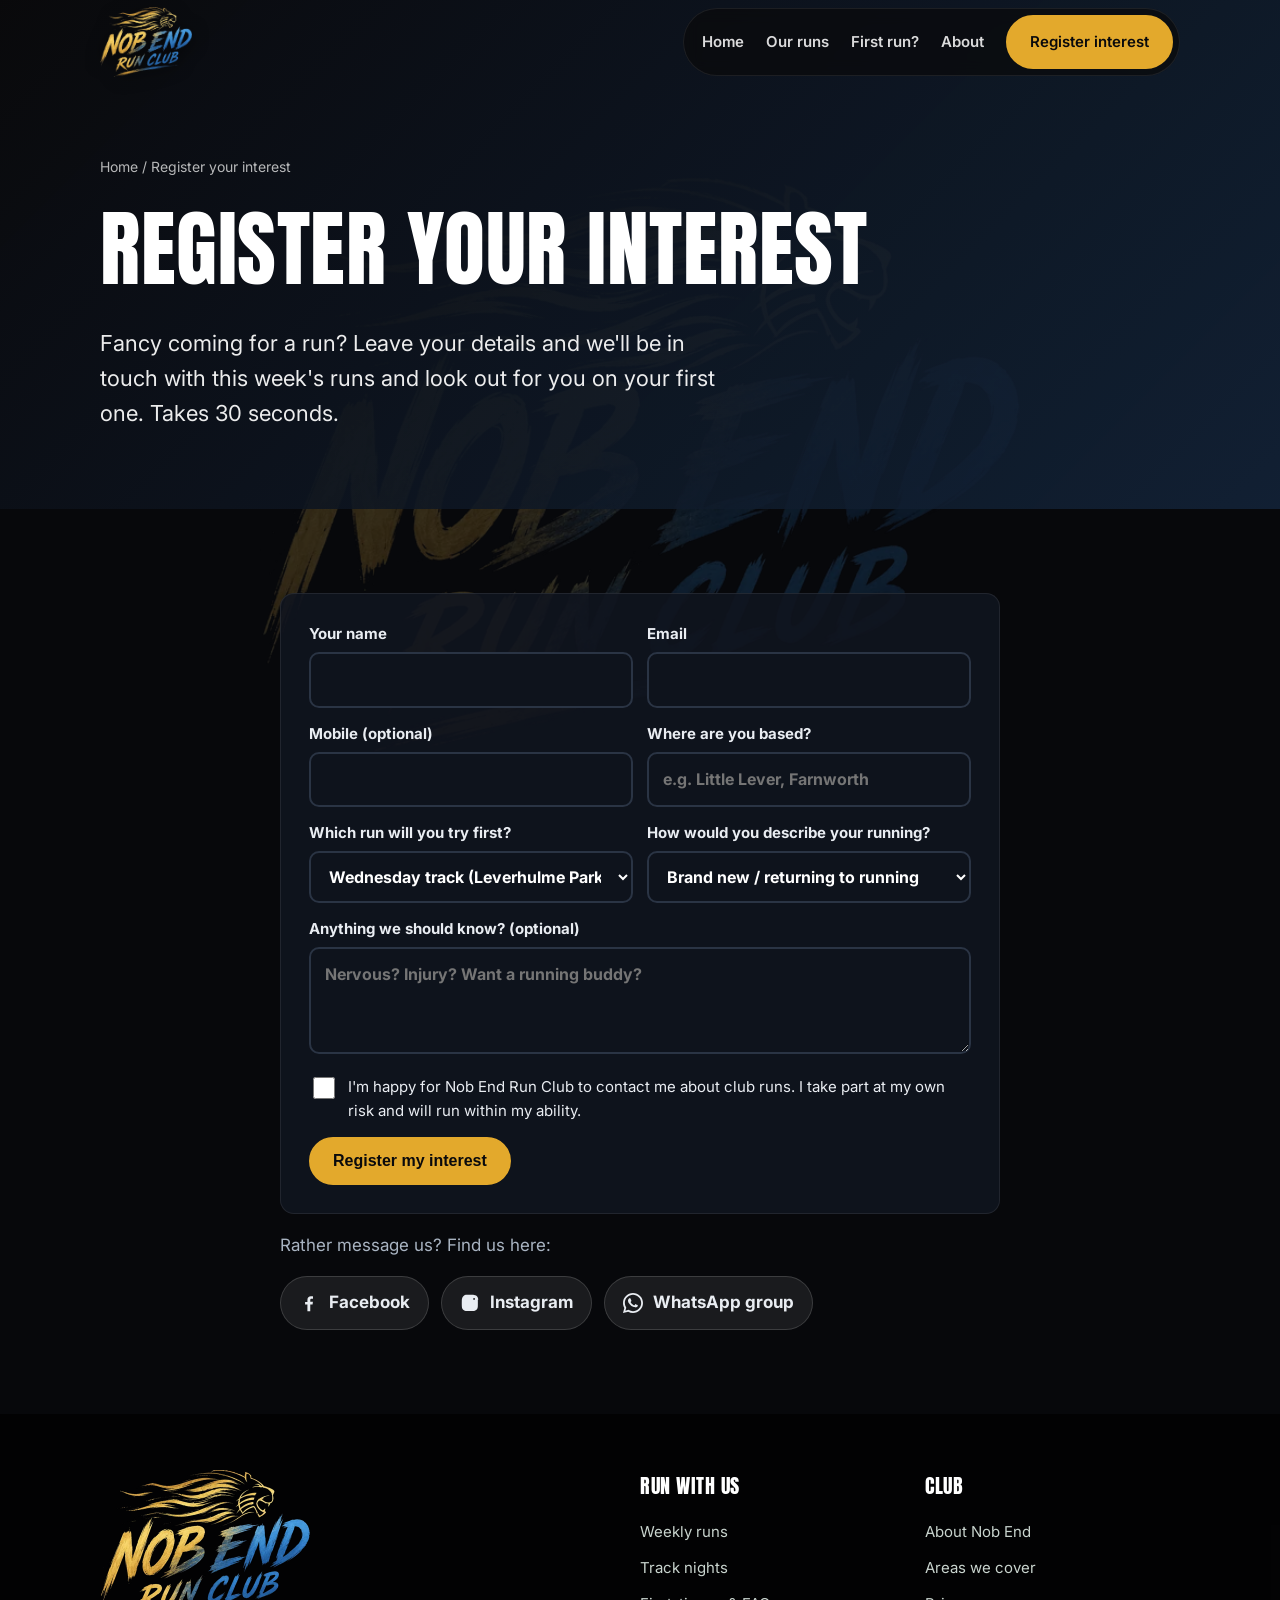
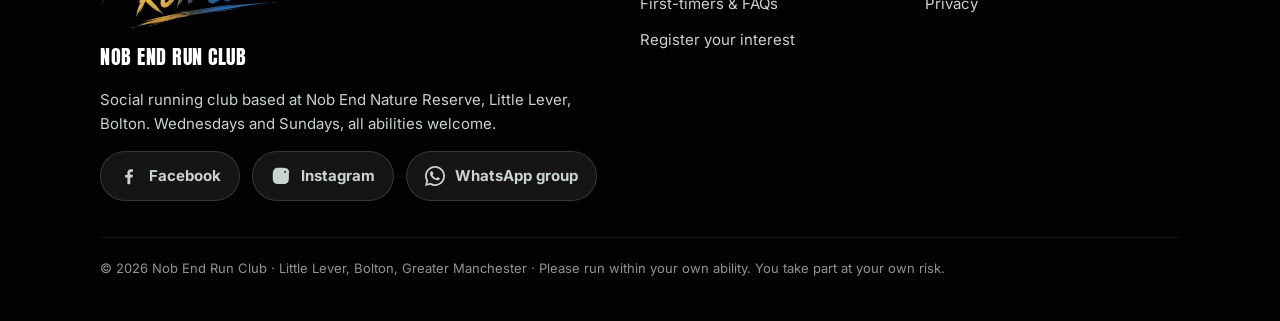
<file: join.html>
<!doctype html>
<html lang="en-GB">
<head>
<meta charset="utf-8">
<meta name="viewport" content="width=device-width, initial-scale=1">
<title>Register Your Interest | Nob End Run Club, Bolton</title>
<meta name="description" content="Register your interest in Nob End Run Club, Bolton. Wednesday track nights, pub runs and Sunday 9am runs. All abilities welcome.">
<link rel="canonical" href="https://nobendrunclub.uk/join">
<meta name="robots" content="index, follow, max-image-preview:large">
<meta name="theme-color" content="#0a0a0c">
<meta property="og:type" content="website">
<meta property="og:site_name" content="Nob End Run Club">
<meta property="og:title" content="Register Your Interest | Nob End Run Club, Bolton">
<meta property="og:description" content="Register your interest in Nob End Run Club, Bolton. Wednesday track nights, pub runs and Sunday 9am runs. All abilities welcome.">
<meta property="og:url" content="https://nobendrunclub.uk/join">
<meta property="og:image" content="https://nobendrunclub.uk/images/og.jpg">
<meta property="og:locale" content="en_GB">
<meta name="twitter:card" content="summary_large_image">
<meta name="geo.region" content="GB-BOL">
<meta name="geo.placename" content="Little Lever, Bolton">
<link rel="icon" href="/images/favicon-64.png" type="image/png">
<link rel="apple-touch-icon" href="/images/apple-touch-icon.png">
<link rel="preconnect" href="https://fonts.googleapis.com"><link rel="preconnect" href="https://fonts.gstatic.com" crossorigin>
<link href="https://fonts.googleapis.com/css2?family=Anton&family=Inter:wght@400;600;700;800&display=swap" rel="stylesheet">
<link rel="stylesheet" href="/css/style.css">
<script type="application/ld+json">{"@context": "https://schema.org", "@graph": [{"@type": "SportsClub", "@id": "https://nobendrunclub.uk/#club", "name": "Nob End Run Club", "alternateName": "NERC", "url": "https://nobendrunclub.uk/", "logo": "https://nobendrunclub.uk/images/logo.png", "image": "https://nobendrunclub.uk/images/hero.jpg", "description": "A friendly social running club based at Nob End Nature Reserve, Little Lever, Bolton. Wednesday evening track sessions at Leverhulme Park or road and trail runs finishing at a pub, and Sunday 9am road, trail or canal runs followed by coffee and cake. All abilities welcome. Easy to reach from Bury, Salford and Manchester.", "sport": "Running", "areaServed": [{"@type": "Place", "name": "Bolton"}, {"@type": "Place", "name": "Little Lever"}, {"@type": "Place", "name": "Farnworth"}, {"@type": "Place", "name": "Kearsley"}, {"@type": "Place", "name": "Radcliffe"}, {"@type": "Place", "name": "Bury"}, {"@type": "Place", "name": "Prestolee"}, {"@type": "Place", "name": "Breightmet"}, {"@type": "Place", "name": "Salford"}, {"@type": "Place", "name": "Manchester"}, {"@type": "Place", "name": "Greater Manchester"}, {"@type": "Place", "name": "North West England"}], "location": {"@type": "Place", "name": "Nob End Nature Reserve", "address": {"@type": "PostalAddress", "addressLocality": "Little Lever, Bolton", "addressRegion": "Greater Manchester", "addressCountry": "GB"}}, "sameAs": ["https://www.facebook.com/p/Nob-End-Run-Club-100083983001015/", "https://www.instagram.com/nobendrunclub/"], "slogan": "Good people. Stronger together.", "member": {"@type": "Person", "@id": "https://nobendrunclub.uk/about#jimmy", "name": "Jimmy Hark", "jobTitle": "Run Leader", "description": "Leader of Nob End Run Club, personal trainer and gym co-founder.", "award": "Bolton Civic Medal (2025)", "url": "https://nobendrunclub.uk/about#jimmy", "image": "https://nobendrunclub.uk/images/jimmy.jpg"}, "knowsAbout": ["Running", "Social running", "Track running", "Trail running", "Beginner running"]}, {"@type": "WebSite", "@id": "https://nobendrunclub.uk/#website", "url": "https://nobendrunclub.uk/", "name": "Nob End Run Club", "publisher": {"@id": "https://nobendrunclub.uk/#club"}, "inLanguage": "en-GB"}, {"@type": "BreadcrumbList", "itemListElement": [{"@type": "ListItem", "position": 1, "name": "Home", "item": "https://nobendrunclub.uk/"}, {"@type": "ListItem", "position": 2, "name": "Register your interest", "item": "https://nobendrunclub.uk/join"}]}]}</script>
</head>
<body>
<a class="skip" href="#main">Skip to content</a>
<header class="site-header"><div class="wrap">
  <a class="logo" href="/" aria-label="Nob End Run Club home"><img class="logo-img" src="/images/logo-header.webp" alt="" width="420" height="318"><span class="sr-only">Nob End Run Club</span></a>
  <button class="menu-btn" aria-label="Menu" aria-expanded="false" aria-controls="nav"><svg viewBox="0 0 24 24" fill="none" stroke="currentColor" stroke-width="2.4" stroke-linecap="round"><path d="M3 6h18M3 12h18M3 18h18"/></svg></button>
  <nav class="nav" id="nav"><a href="/">Home</a><a href="/runs">Our runs</a><a href="/first-run">First run?</a><a href="/about">About</a><a class="btn" href="/join">Register interest</a></nav>
</div></header>
<main id="main">

<section class="page-hero"><div class="wrap">
  <p class="crumbs"><a href="/">Home</a> / Register your interest</p>
  <h1>Register your interest</h1>
  <p class="lead">Fancy coming for a run? Leave your details and we'll be in touch with this week's runs and look out for you on your first one. Takes 30 seconds.</p>
</div></section>
<section><div class="wrap" style="max-width:760px">
  <form name="join" method="POST" action="/thank-you" data-netlify="true" netlify-honeypot="bot-field" class="card">
    <input type="hidden" name="subject" value="New registration of interest: Nob End Run Club">
    <p class="hidden"><label>Leave this empty: <input name="bot-field"></label></p>
    <div class="row">
      <label>Your name<input name="name" required autocomplete="name"></label>
      <label>Email<input type="email" name="email" required autocomplete="email"></label>
    </div>
    <div class="row">
      <label>Mobile (optional)<input type="tel" name="phone" autocomplete="tel"></label>
      <label>Where are you based?<input name="area" placeholder="e.g. Little Lever, Farnworth"></label>
    </div>
    <div class="row">
      <label>Which run will you try first?
        <select name="first_run">
          <option>Wednesday track (Leverhulme Park)</option>
          <option>Wednesday road / trail pub run</option>
          <option>Sunday 9am run, coffee and cake</option>
          <option>Not sure yet</option>
        </select></label>
      <label>How would you describe your running?
        <select name="level">
          <option>Brand new / returning to running</option>
          <option>Run a few km now and then</option>
          <option>Regular 5k–10k runner</option>
          <option>Half marathon and beyond</option>
        </select></label>
    </div>
    <label>Anything we should know? (optional)<textarea name="message" rows="3" placeholder="Nervous? Injury? Want a running buddy?"></textarea></label>
    <label class="check"><input type="checkbox" name="consent" value="yes" required> I'm happy for Nob End Run Club to contact me about club runs. I take part at my own risk and will run within my ability.</label>
    <button class="btn" type="submit">Register my interest</button>
  </form>
  <p class="muted" style="margin-top:18px">Rather message us? Find us here:</p>
  <div class="social"><a href="https://www.facebook.com/p/Nob-End-Run-Club-100083983001015/" target="_blank" rel="noopener"><svg viewBox="0 0 24 24" aria-hidden="true"><path d="M13.5 22v-8.2h2.8l.4-3.2h-3.2V8.5c0-.9.3-1.6 1.6-1.6h1.7V4.1c-.3 0-1.3-.1-2.5-.1-2.5 0-4.2 1.5-4.2 4.3v2.4H7.3v3.2h2.8V22h3.4z"/></svg>Facebook</a><a href="https://www.instagram.com/nobendrunclub/" target="_blank" rel="noopener"><svg viewBox="0 0 24 24" aria-hidden="true"><path d="M12 7.3A4.7 4.7 0 1 0 12 16.7 4.7 4.7 0 0 0 12 7.3zm0 7.7a3 3 0 1 1 0-6 3 3 0 0 1 0 6zm6-7.9a1.1 1.1 0 1 1-2.2 0 1.1 1.1 0 0 1 2.2 0zM21.9 8.2c-.1-1.6-.4-3-1.6-4.2S17.4 2.3 15.8 2.2C14.2 2.1 9.8 2.1 8.2 2.2 6.6 2.3 5.2 2.6 4 3.8S2.3 6.6 2.2 8.2c-.1 1.6-.1 6 0 7.6.1 1.6.4 3 1.6 4.2s2.6 1.5 4.2 1.6c1.6.1 6 .1 7.6 0 1.6-.1 3-.4 4.2-1.6s1.5-2.6 1.6-4.2c.1-1.6.1-6 0-7.6z"/></svg>Instagram</a><a href="https://chat.whatsapp.com/BUl4l5pfaGw4L0T3F6vZta" target="_blank" rel="noopener"><svg viewBox="0 0 24 24" aria-hidden="true"><path d="M17.5 14.4c-.3-.1-1.8-.9-2-1-.3-.1-.5-.1-.7.1-.2.3-.8 1-.9 1.2-.2.2-.3.2-.6.1-.3-.1-1.3-.5-2.4-1.5-.9-.8-1.5-1.8-1.7-2.1-.2-.3 0-.5.1-.6l.4-.5c.1-.2.2-.3.3-.5.1-.2 0-.4 0-.5l-.9-2.2c-.2-.6-.5-.5-.7-.5h-.6c-.2 0-.5.1-.8.4-.3.3-1 1-1 2.4s1 2.8 1.2 3c.1.2 2 3.1 4.9 4.3 2.4 1 2.9.8 3.4.7.6-.1 1.8-.7 2-1.4.3-.7.3-1.3.2-1.4-.1-.1-.3-.2-.6-.3zM12 21.8c-1.8 0-3.5-.5-5-1.4l-.4-.2-3.7 1 1-3.6-.2-.4C2.7 15.6 2.2 13.8 2.2 12 2.2 6.6 6.6 2.2 12 2.2S21.8 6.6 21.8 12 17.4 21.8 12 21.8zM12 0C5.4 0 0 5.4 0 12c0 2.1.6 4.2 1.6 6L0 24l6.2-1.6c1.8 1 3.8 1.5 5.8 1.5 6.6 0 12-5.4 12-12S18.6 0 12 0z"/></svg>WhatsApp group</a></div>
</div></section>
</main>
<footer class="site-footer"><div class="wrap">
  <div class="cols">
    <div>
      <img src="/images/logo-header.webp" alt="Nob End Run Club logo" width="210" height="159" style="width:210px;height:auto;margin-bottom:12px" loading="lazy">
      <h4>Nob End Run Club</h4>
      <p>Social running club based at Nob End Nature Reserve, Little Lever, Bolton. Wednesdays and Sundays, all abilities welcome.</p>
      <div class="social"><a href="https://www.facebook.com/p/Nob-End-Run-Club-100083983001015/" target="_blank" rel="noopener"><svg viewBox="0 0 24 24" aria-hidden="true"><path d="M13.5 22v-8.2h2.8l.4-3.2h-3.2V8.5c0-.9.3-1.6 1.6-1.6h1.7V4.1c-.3 0-1.3-.1-2.5-.1-2.5 0-4.2 1.5-4.2 4.3v2.4H7.3v3.2h2.8V22h3.4z"/></svg>Facebook</a><a href="https://www.instagram.com/nobendrunclub/" target="_blank" rel="noopener"><svg viewBox="0 0 24 24" aria-hidden="true"><path d="M12 7.3A4.7 4.7 0 1 0 12 16.7 4.7 4.7 0 0 0 12 7.3zm0 7.7a3 3 0 1 1 0-6 3 3 0 0 1 0 6zm6-7.9a1.1 1.1 0 1 1-2.2 0 1.1 1.1 0 0 1 2.2 0zM21.9 8.2c-.1-1.6-.4-3-1.6-4.2S17.4 2.3 15.8 2.2C14.2 2.1 9.8 2.1 8.2 2.2 6.6 2.3 5.2 2.6 4 3.8S2.3 6.6 2.2 8.2c-.1 1.6-.1 6 0 7.6.1 1.6.4 3 1.6 4.2s2.6 1.5 4.2 1.6c1.6.1 6 .1 7.6 0 1.6-.1 3-.4 4.2-1.6s1.5-2.6 1.6-4.2c.1-1.6.1-6 0-7.6z"/></svg>Instagram</a><a href="https://chat.whatsapp.com/BUl4l5pfaGw4L0T3F6vZta" target="_blank" rel="noopener"><svg viewBox="0 0 24 24" aria-hidden="true"><path d="M17.5 14.4c-.3-.1-1.8-.9-2-1-.3-.1-.5-.1-.7.1-.2.3-.8 1-.9 1.2-.2.2-.3.2-.6.1-.3-.1-1.3-.5-2.4-1.5-.9-.8-1.5-1.8-1.7-2.1-.2-.3 0-.5.1-.6l.4-.5c.1-.2.2-.3.3-.5.1-.2 0-.4 0-.5l-.9-2.2c-.2-.6-.5-.5-.7-.5h-.6c-.2 0-.5.1-.8.4-.3.3-1 1-1 2.4s1 2.8 1.2 3c.1.2 2 3.1 4.9 4.3 2.4 1 2.9.8 3.4.7.6-.1 1.8-.7 2-1.4.3-.7.3-1.3.2-1.4-.1-.1-.3-.2-.6-.3zM12 21.8c-1.8 0-3.5-.5-5-1.4l-.4-.2-3.7 1 1-3.6-.2-.4C2.7 15.6 2.2 13.8 2.2 12 2.2 6.6 6.6 2.2 12 2.2S21.8 6.6 21.8 12 17.4 21.8 12 21.8zM12 0C5.4 0 0 5.4 0 12c0 2.1.6 4.2 1.6 6L0 24l6.2-1.6c1.8 1 3.8 1.5 5.8 1.5 6.6 0 12-5.4 12-12S18.6 0 12 0z"/></svg>WhatsApp group</a></div>
    </div>
    <div><h4>Run with us</h4><a href="/runs">Weekly runs</a><a href="/runs#track">Track nights</a><a href="/first-run">First-timers &amp; FAQs</a><a href="/join">Register your interest</a></div>
    <div><h4>Club</h4><a href="/about">About Nob End</a><a href="/#areas">Areas we cover</a><a href="/privacy">Privacy</a></div>
  </div>
  <p class="legal">© <span id="yr">2026</span> Nob End Run Club · Little Lever, Bolton, Greater Manchester · Please run within your own ability. You take part at your own risk.</p>
</div></footer>
<script src="/js/site.js" defer></script>
</body></html>
</file>
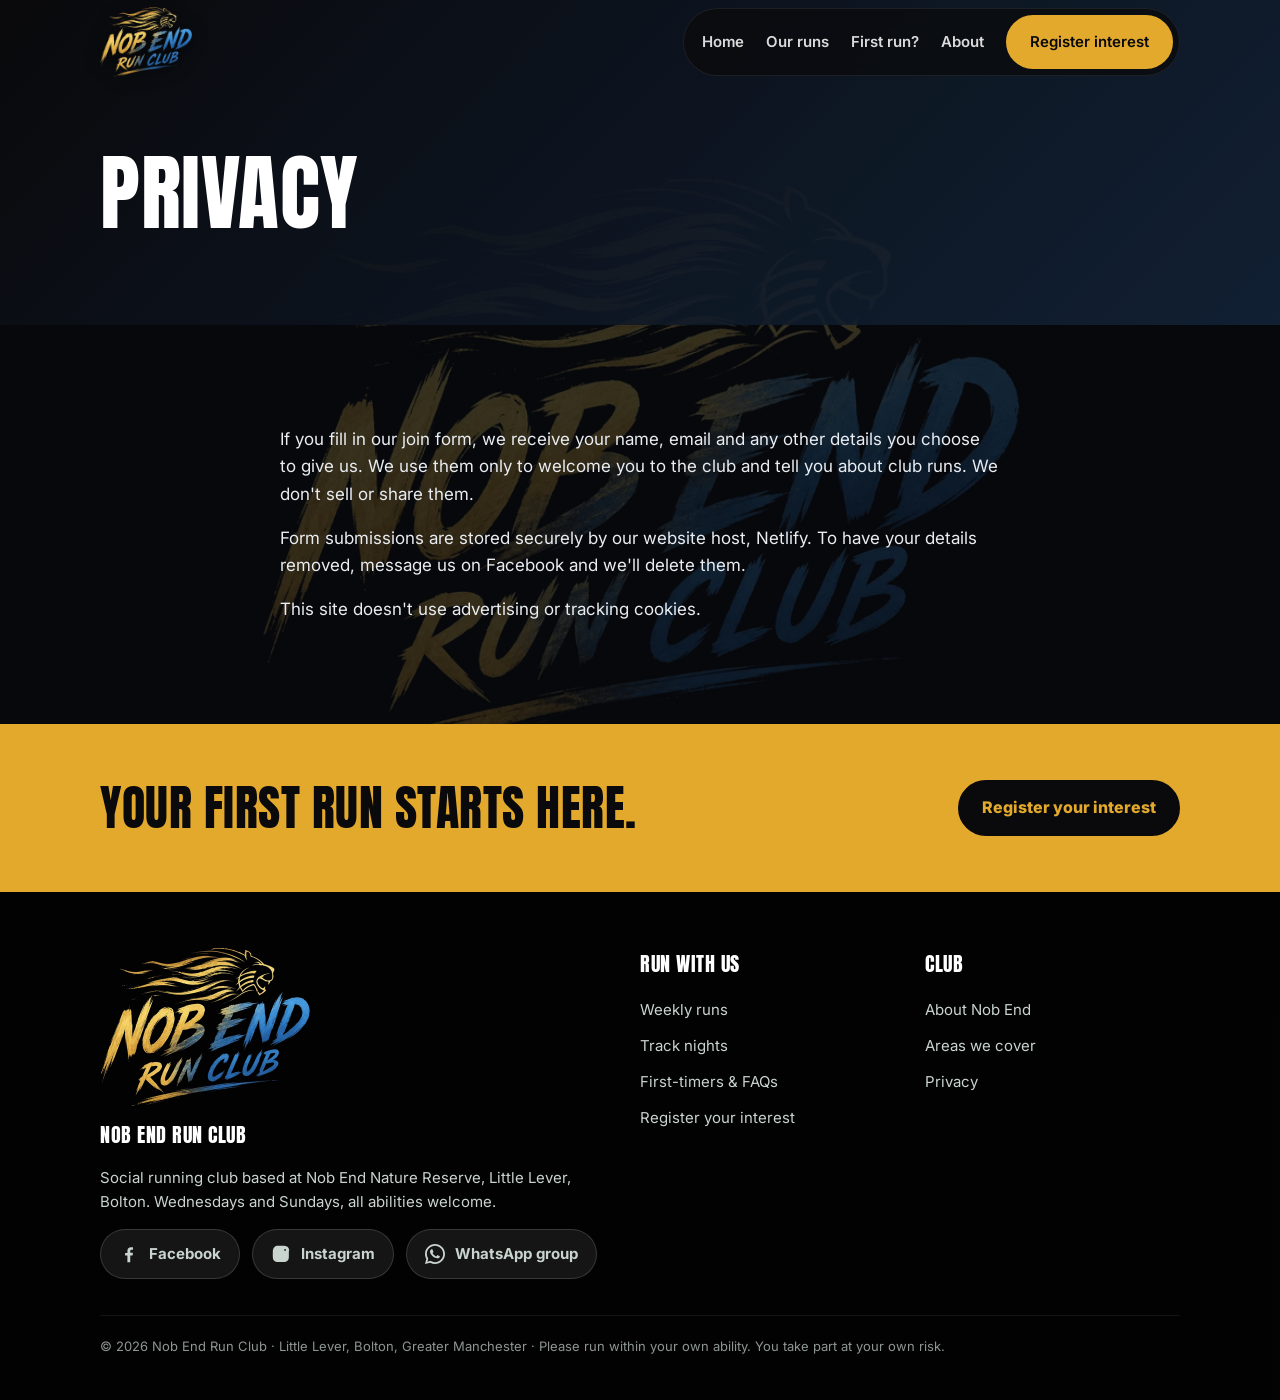
<file: privacy.html>
<!doctype html>
<html lang="en-GB">
<head>
<meta charset="utf-8">
<meta name="viewport" content="width=device-width, initial-scale=1">
<title>Privacy | Nob End Run Club</title>
<meta name="description" content="How Nob End Run Club uses the details you send us.">
<link rel="canonical" href="https://nobendrunclub.uk/privacy">
<meta name="robots" content="index, follow, max-image-preview:large">
<meta name="theme-color" content="#0a0a0c">
<meta property="og:type" content="website">
<meta property="og:site_name" content="Nob End Run Club">
<meta property="og:title" content="Privacy | Nob End Run Club">
<meta property="og:description" content="How Nob End Run Club uses the details you send us.">
<meta property="og:url" content="https://nobendrunclub.uk/privacy">
<meta property="og:image" content="https://nobendrunclub.uk/images/og.jpg">
<meta property="og:locale" content="en_GB">
<meta name="twitter:card" content="summary_large_image">
<meta name="geo.region" content="GB-BOL">
<meta name="geo.placename" content="Little Lever, Bolton">
<link rel="icon" href="/images/favicon-64.png" type="image/png">
<link rel="apple-touch-icon" href="/images/apple-touch-icon.png">
<link rel="preconnect" href="https://fonts.googleapis.com"><link rel="preconnect" href="https://fonts.gstatic.com" crossorigin>
<link href="https://fonts.googleapis.com/css2?family=Anton&family=Inter:wght@400;600;700;800&display=swap" rel="stylesheet">
<link rel="stylesheet" href="/css/style.css">
<script type="application/ld+json">{"@context": "https://schema.org", "@graph": [{"@type": "SportsClub", "@id": "https://nobendrunclub.uk/#club", "name": "Nob End Run Club", "alternateName": "NERC", "url": "https://nobendrunclub.uk/", "logo": "https://nobendrunclub.uk/images/logo.png", "image": "https://nobendrunclub.uk/images/hero.jpg", "description": "A friendly social running club based at Nob End Nature Reserve, Little Lever, Bolton. Wednesday evening track sessions at Leverhulme Park or road and trail runs finishing at a pub, and Sunday 9am road, trail or canal runs followed by coffee and cake. All abilities welcome. Easy to reach from Bury, Salford and Manchester.", "sport": "Running", "areaServed": [{"@type": "Place", "name": "Bolton"}, {"@type": "Place", "name": "Little Lever"}, {"@type": "Place", "name": "Farnworth"}, {"@type": "Place", "name": "Kearsley"}, {"@type": "Place", "name": "Radcliffe"}, {"@type": "Place", "name": "Bury"}, {"@type": "Place", "name": "Prestolee"}, {"@type": "Place", "name": "Breightmet"}, {"@type": "Place", "name": "Salford"}, {"@type": "Place", "name": "Manchester"}, {"@type": "Place", "name": "Greater Manchester"}, {"@type": "Place", "name": "North West England"}], "location": {"@type": "Place", "name": "Nob End Nature Reserve", "address": {"@type": "PostalAddress", "addressLocality": "Little Lever, Bolton", "addressRegion": "Greater Manchester", "addressCountry": "GB"}}, "sameAs": ["https://www.facebook.com/p/Nob-End-Run-Club-100083983001015/", "https://www.instagram.com/nobendrunclub/"], "slogan": "Good people. Stronger together.", "member": {"@type": "Person", "@id": "https://nobendrunclub.uk/about#jimmy", "name": "Jimmy Hark", "jobTitle": "Run Leader", "description": "Leader of Nob End Run Club, personal trainer and gym co-founder.", "award": "Bolton Civic Medal (2025)", "url": "https://nobendrunclub.uk/about#jimmy", "image": "https://nobendrunclub.uk/images/jimmy.jpg"}, "knowsAbout": ["Running", "Social running", "Track running", "Trail running", "Beginner running"]}, {"@type": "WebSite", "@id": "https://nobendrunclub.uk/#website", "url": "https://nobendrunclub.uk/", "name": "Nob End Run Club", "publisher": {"@id": "https://nobendrunclub.uk/#club"}, "inLanguage": "en-GB"}]}</script>
</head>
<body>
<a class="skip" href="#main">Skip to content</a>
<header class="site-header"><div class="wrap">
  <a class="logo" href="/" aria-label="Nob End Run Club home"><img class="logo-img" src="/images/logo-header.webp" alt="" width="420" height="318"><span class="sr-only">Nob End Run Club</span></a>
  <button class="menu-btn" aria-label="Menu" aria-expanded="false" aria-controls="nav"><svg viewBox="0 0 24 24" fill="none" stroke="currentColor" stroke-width="2.4" stroke-linecap="round"><path d="M3 6h18M3 12h18M3 18h18"/></svg></button>
  <nav class="nav" id="nav"><a href="/">Home</a><a href="/runs">Our runs</a><a href="/first-run">First run?</a><a href="/about">About</a><a class="btn" href="/join">Register interest</a></nav>
</div></header>
<main id="main">

<section class="page-hero"><div class="wrap"><h1>Privacy</h1></div></section>
<section><div class="wrap prose">
<p>If you fill in our join form, we receive your name, email and any other details you choose to give us. We use them only to welcome you to the club and tell you about club runs. We don't sell or share them.</p>
<p>Form submissions are stored securely by our website host, Netlify. To have your details removed, message us on Facebook and we'll delete them.</p>
<p>This site doesn't use advertising or tracking cookies.</p>
</div></section>
</main>
<section class="cta-band"><div class="wrap">
  <h2>Your first run starts here.</h2>
  <a class="btn dark" href="/join">Register your interest</a>
</div></section>
<footer class="site-footer"><div class="wrap">
  <div class="cols">
    <div>
      <img src="/images/logo-header.webp" alt="Nob End Run Club logo" width="210" height="159" style="width:210px;height:auto;margin-bottom:12px" loading="lazy">
      <h4>Nob End Run Club</h4>
      <p>Social running club based at Nob End Nature Reserve, Little Lever, Bolton. Wednesdays and Sundays, all abilities welcome.</p>
      <div class="social"><a href="https://www.facebook.com/p/Nob-End-Run-Club-100083983001015/" target="_blank" rel="noopener"><svg viewBox="0 0 24 24" aria-hidden="true"><path d="M13.5 22v-8.2h2.8l.4-3.2h-3.2V8.5c0-.9.3-1.6 1.6-1.6h1.7V4.1c-.3 0-1.3-.1-2.5-.1-2.5 0-4.2 1.5-4.2 4.3v2.4H7.3v3.2h2.8V22h3.4z"/></svg>Facebook</a><a href="https://www.instagram.com/nobendrunclub/" target="_blank" rel="noopener"><svg viewBox="0 0 24 24" aria-hidden="true"><path d="M12 7.3A4.7 4.7 0 1 0 12 16.7 4.7 4.7 0 0 0 12 7.3zm0 7.7a3 3 0 1 1 0-6 3 3 0 0 1 0 6zm6-7.9a1.1 1.1 0 1 1-2.2 0 1.1 1.1 0 0 1 2.2 0zM21.9 8.2c-.1-1.6-.4-3-1.6-4.2S17.4 2.3 15.8 2.2C14.2 2.1 9.8 2.1 8.2 2.2 6.6 2.3 5.2 2.6 4 3.8S2.3 6.6 2.2 8.2c-.1 1.6-.1 6 0 7.6.1 1.6.4 3 1.6 4.2s2.6 1.5 4.2 1.6c1.6.1 6 .1 7.6 0 1.6-.1 3-.4 4.2-1.6s1.5-2.6 1.6-4.2c.1-1.6.1-6 0-7.6z"/></svg>Instagram</a><a href="https://chat.whatsapp.com/BUl4l5pfaGw4L0T3F6vZta" target="_blank" rel="noopener"><svg viewBox="0 0 24 24" aria-hidden="true"><path d="M17.5 14.4c-.3-.1-1.8-.9-2-1-.3-.1-.5-.1-.7.1-.2.3-.8 1-.9 1.2-.2.2-.3.2-.6.1-.3-.1-1.3-.5-2.4-1.5-.9-.8-1.5-1.8-1.7-2.1-.2-.3 0-.5.1-.6l.4-.5c.1-.2.2-.3.3-.5.1-.2 0-.4 0-.5l-.9-2.2c-.2-.6-.5-.5-.7-.5h-.6c-.2 0-.5.1-.8.4-.3.3-1 1-1 2.4s1 2.8 1.2 3c.1.2 2 3.1 4.9 4.3 2.4 1 2.9.8 3.4.7.6-.1 1.8-.7 2-1.4.3-.7.3-1.3.2-1.4-.1-.1-.3-.2-.6-.3zM12 21.8c-1.8 0-3.5-.5-5-1.4l-.4-.2-3.7 1 1-3.6-.2-.4C2.7 15.6 2.2 13.8 2.2 12 2.2 6.6 6.6 2.2 12 2.2S21.8 6.6 21.8 12 17.4 21.8 12 21.8zM12 0C5.4 0 0 5.4 0 12c0 2.1.6 4.2 1.6 6L0 24l6.2-1.6c1.8 1 3.8 1.5 5.8 1.5 6.6 0 12-5.4 12-12S18.6 0 12 0z"/></svg>WhatsApp group</a></div>
    </div>
    <div><h4>Run with us</h4><a href="/runs">Weekly runs</a><a href="/runs#track">Track nights</a><a href="/first-run">First-timers &amp; FAQs</a><a href="/join">Register your interest</a></div>
    <div><h4>Club</h4><a href="/about">About Nob End</a><a href="/#areas">Areas we cover</a><a href="/privacy">Privacy</a></div>
  </div>
  <p class="legal">© <span id="yr">2026</span> Nob End Run Club · Little Lever, Bolton, Greater Manchester · Please run within your own ability. You take part at your own risk.</p>
</div></footer>
<a class="mobile-cta" href="/join">Register your interest</a>
<script src="/js/site.js" defer></script>
</body></html>
</file>
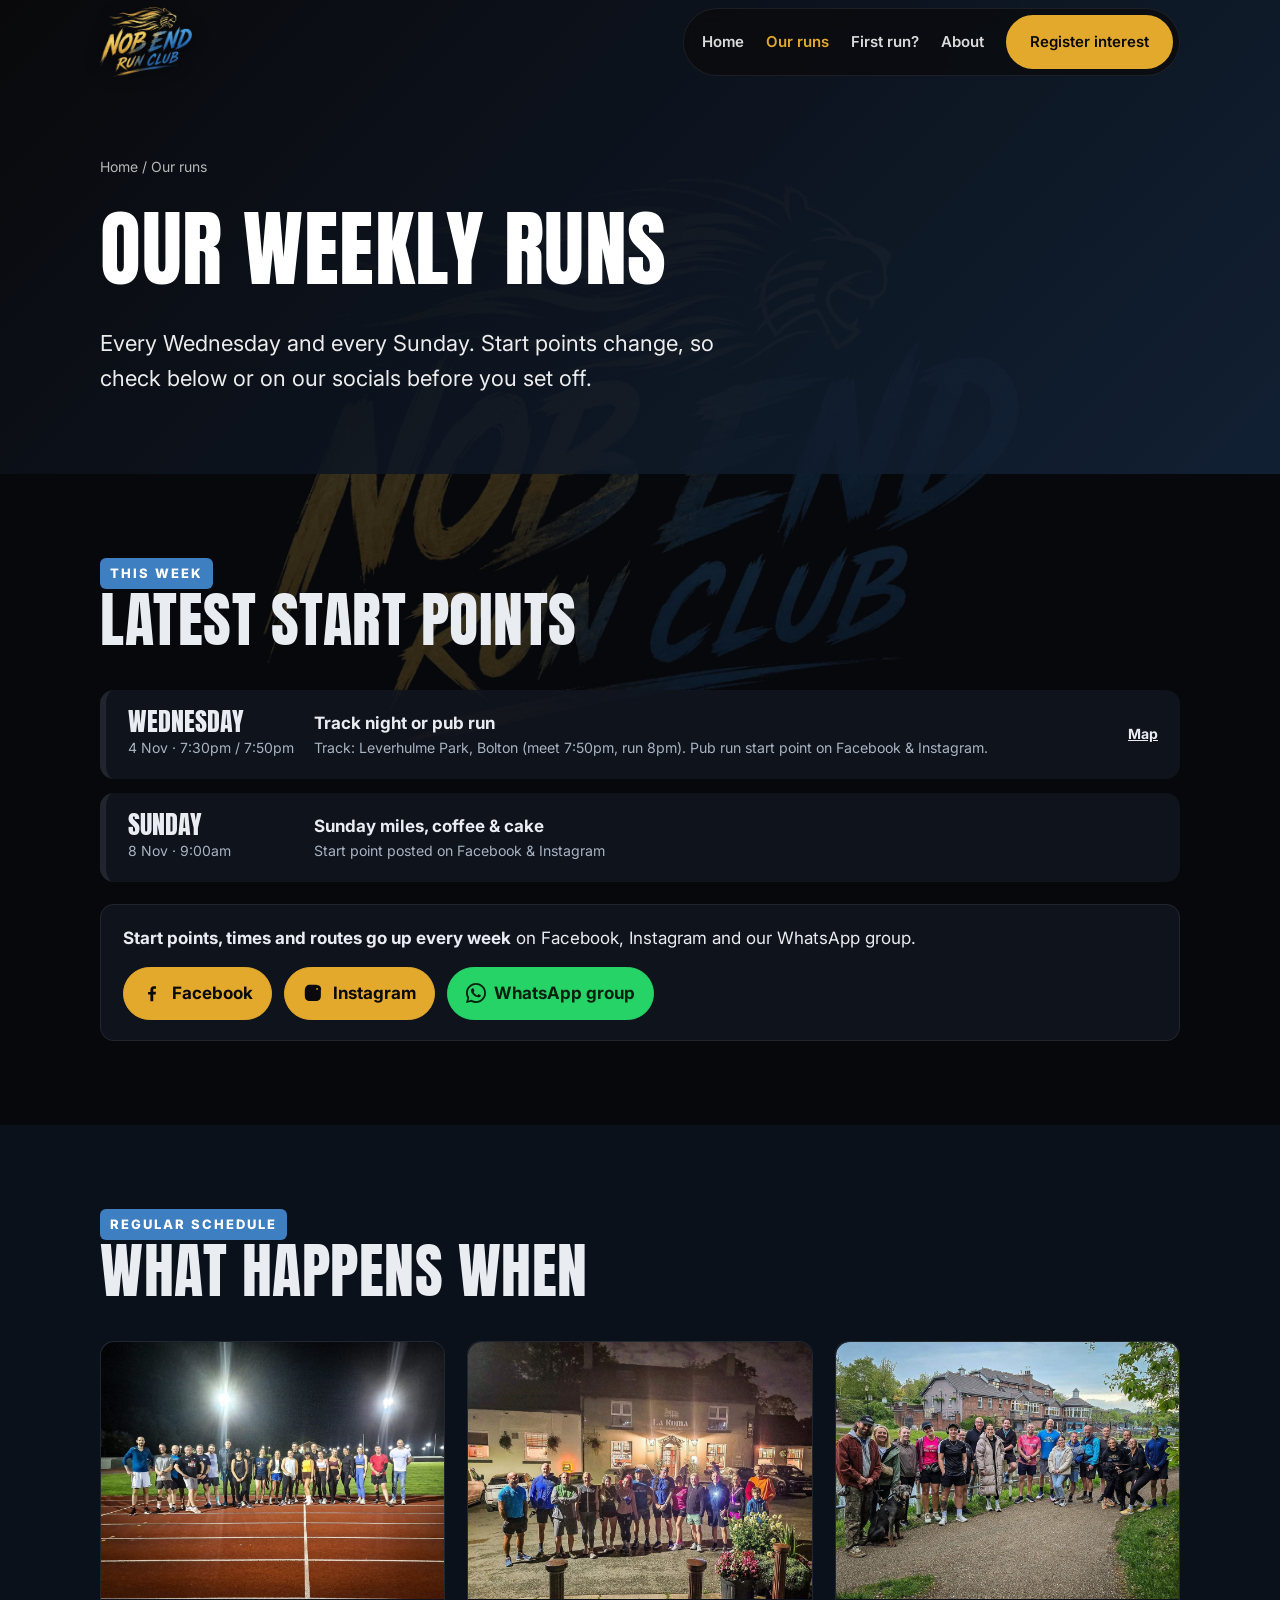
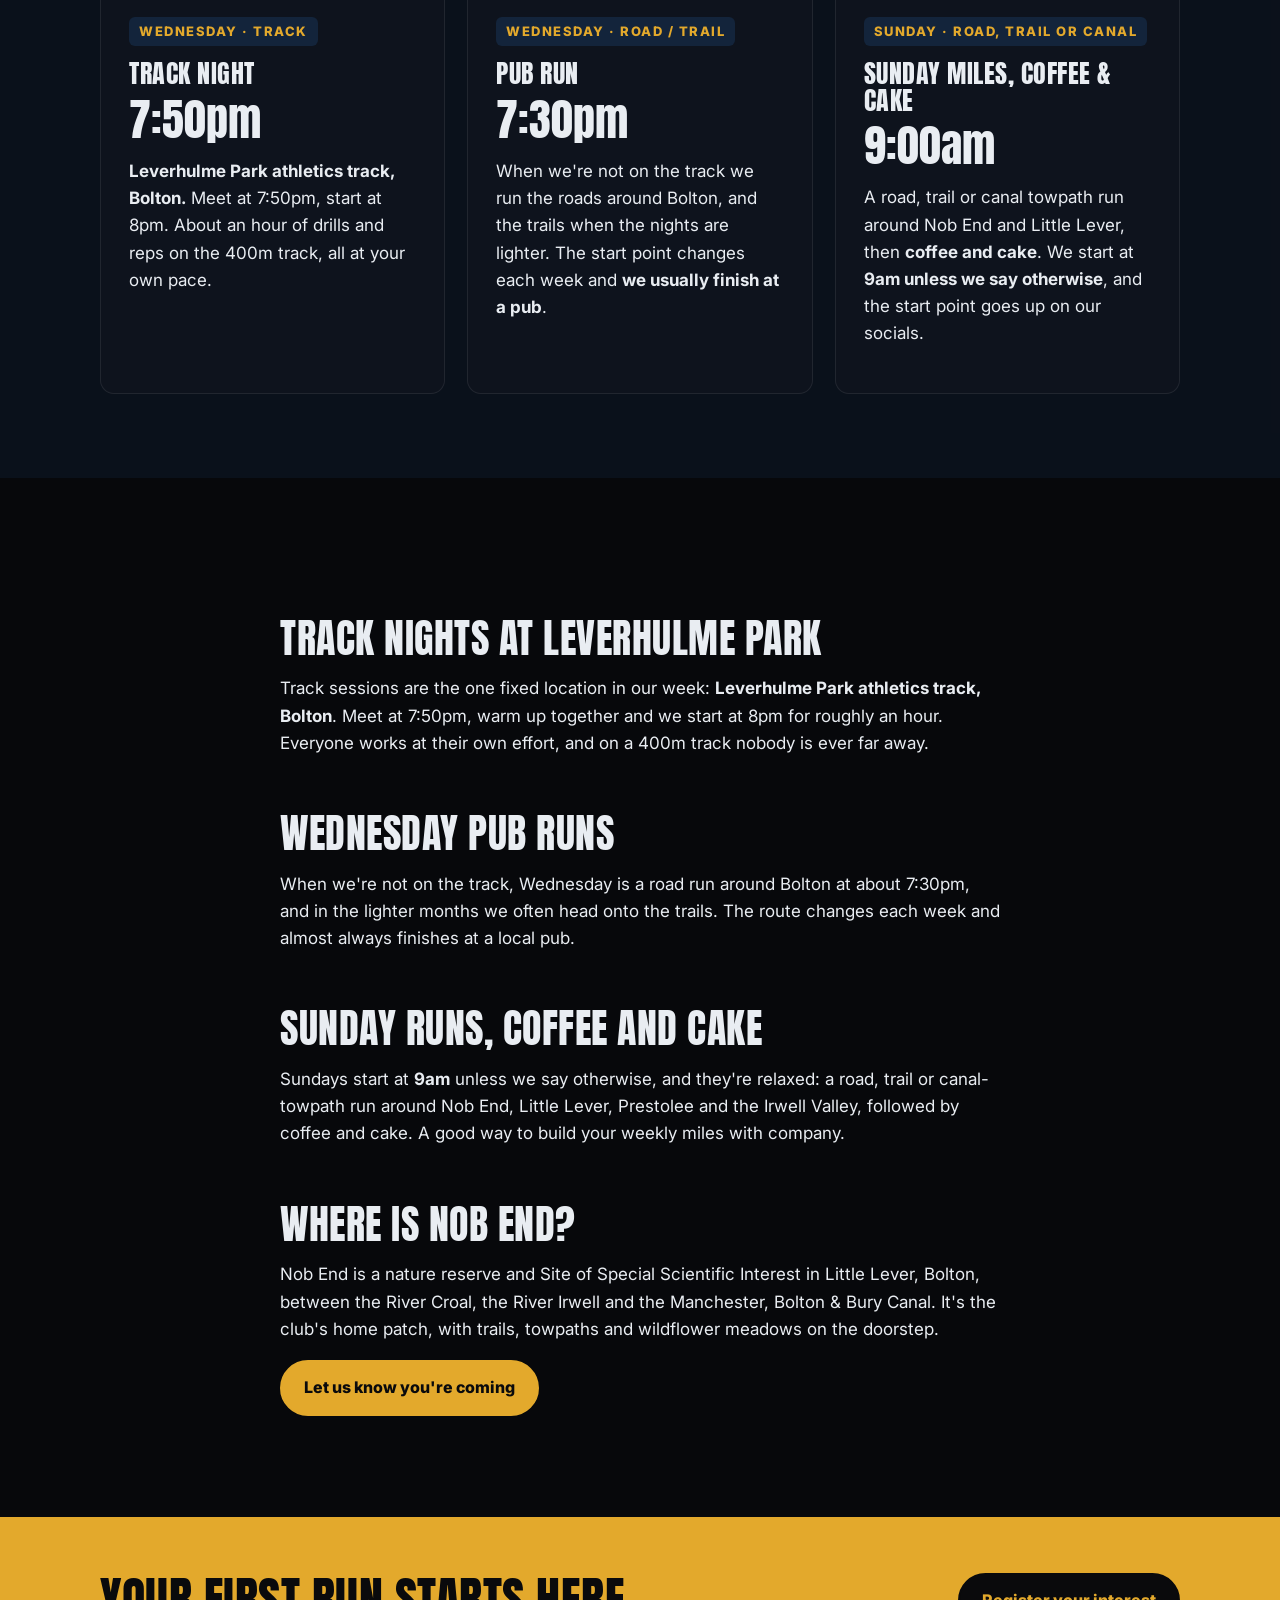
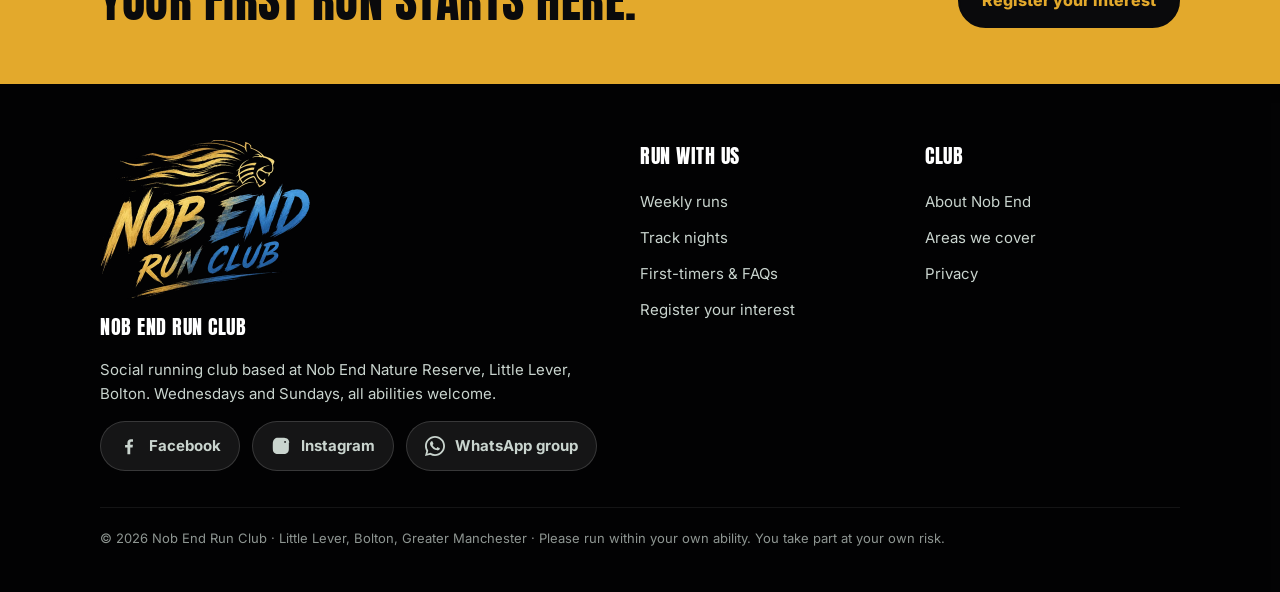
<file: runs.html>
<!doctype html>
<html lang="en-GB">
<head>
<meta charset="utf-8">
<meta name="viewport" content="width=device-width, initial-scale=1">
<title>Weekly Runs in Bolton | Nob End Run Club</title>
<meta name="description" content="Wednesday track nights at Leverhulme Park (7:50pm) or pub runs (7:30pm), and Sunday 9am runs with coffee and cake. Bolton and Little Lever.">
<link rel="canonical" href="https://nobendrunclub.uk/runs">
<meta name="robots" content="index, follow, max-image-preview:large">
<meta name="theme-color" content="#0a0a0c">
<meta property="og:type" content="website">
<meta property="og:site_name" content="Nob End Run Club">
<meta property="og:title" content="Weekly Runs in Bolton | Nob End Run Club">
<meta property="og:description" content="Wednesday track nights at Leverhulme Park (7:50pm) or pub runs (7:30pm), and Sunday 9am runs with coffee and cake. Bolton and Little Lever.">
<meta property="og:url" content="https://nobendrunclub.uk/runs">
<meta property="og:image" content="https://nobendrunclub.uk/images/og.jpg">
<meta property="og:locale" content="en_GB">
<meta name="twitter:card" content="summary_large_image">
<meta name="geo.region" content="GB-BOL">
<meta name="geo.placename" content="Little Lever, Bolton">
<link rel="icon" href="/images/favicon-64.png" type="image/png">
<link rel="apple-touch-icon" href="/images/apple-touch-icon.png">
<link rel="preconnect" href="https://fonts.googleapis.com"><link rel="preconnect" href="https://fonts.gstatic.com" crossorigin>
<link href="https://fonts.googleapis.com/css2?family=Anton&family=Inter:wght@400;600;700;800&display=swap" rel="stylesheet">
<link rel="stylesheet" href="/css/style.css">
<script type="application/ld+json">{"@context": "https://schema.org", "@graph": [{"@type": "SportsClub", "@id": "https://nobendrunclub.uk/#club", "name": "Nob End Run Club", "alternateName": "NERC", "url": "https://nobendrunclub.uk/", "logo": "https://nobendrunclub.uk/images/logo.png", "image": "https://nobendrunclub.uk/images/hero.jpg", "description": "A friendly social running club based at Nob End Nature Reserve, Little Lever, Bolton. Wednesday evening track sessions at Leverhulme Park or road and trail runs finishing at a pub, and Sunday 9am road, trail or canal runs followed by coffee and cake. All abilities welcome. Easy to reach from Bury, Salford and Manchester.", "sport": "Running", "areaServed": [{"@type": "Place", "name": "Bolton"}, {"@type": "Place", "name": "Little Lever"}, {"@type": "Place", "name": "Farnworth"}, {"@type": "Place", "name": "Kearsley"}, {"@type": "Place", "name": "Radcliffe"}, {"@type": "Place", "name": "Bury"}, {"@type": "Place", "name": "Prestolee"}, {"@type": "Place", "name": "Breightmet"}, {"@type": "Place", "name": "Salford"}, {"@type": "Place", "name": "Manchester"}, {"@type": "Place", "name": "Greater Manchester"}, {"@type": "Place", "name": "North West England"}], "location": {"@type": "Place", "name": "Nob End Nature Reserve", "address": {"@type": "PostalAddress", "addressLocality": "Little Lever, Bolton", "addressRegion": "Greater Manchester", "addressCountry": "GB"}}, "sameAs": ["https://www.facebook.com/p/Nob-End-Run-Club-100083983001015/", "https://www.instagram.com/nobendrunclub/"], "slogan": "Good people. Stronger together.", "member": {"@type": "Person", "@id": "https://nobendrunclub.uk/about#jimmy", "name": "Jimmy Hark", "jobTitle": "Run Leader", "description": "Leader of Nob End Run Club, personal trainer and gym co-founder.", "award": "Bolton Civic Medal (2025)", "url": "https://nobendrunclub.uk/about#jimmy", "image": "https://nobendrunclub.uk/images/jimmy.jpg"}, "knowsAbout": ["Running", "Social running", "Track running", "Trail running", "Beginner running"]}, {"@type": "WebSite", "@id": "https://nobendrunclub.uk/#website", "url": "https://nobendrunclub.uk/", "name": "Nob End Run Club", "publisher": {"@id": "https://nobendrunclub.uk/#club"}, "inLanguage": "en-GB"}, {"eventAttendanceMode": "https://schema.org/OfflineEventAttendanceMode", "eventStatus": "https://schema.org/EventScheduled", "organizer": {"@id": "https://nobendrunclub.uk/#club"}, "performer": {"@type": "SportsTeam", "name": "Nob End Run Club", "url": "https://nobendrunclub.uk/"}, "@type": "SportsEvent", "name": "Wednesday Track Night, Nob End Run Club", "description": "Weekly evening track session at Leverhulme Park athletics track, Bolton. Meet 7:50pm, start 8pm, about an hour of drills and reps at your own pace. All abilities welcome.", "location": {"@type": "Place", "name": "Leverhulme Park Athletics Track", "address": {"@type": "PostalAddress", "addressLocality": "Bolton", "addressRegion": "Greater Manchester", "addressCountry": "GB"}}, "image": ["https://nobendrunclub.uk/images/track.jpg"], "startDate": "2026-11-11T20:00:00+00:00", "endDate": "2026-11-11T21:00:00+00:00", "eventSchedule": {"@type": "Schedule", "repeatFrequency": "P1W", "byDay": "https://schema.org/Wednesday", "startTime": "20:00", "endTime": "21:00", "scheduleTimezone": "Europe/London"}, "url": "https://nobendrunclub.uk/runs#track"}, {"eventAttendanceMode": "https://schema.org/OfflineEventAttendanceMode", "eventStatus": "https://schema.org/EventScheduled", "organizer": {"@id": "https://nobendrunclub.uk/#club"}, "performer": {"@type": "SportsTeam", "name": "Nob End Run Club", "url": "https://nobendrunclub.uk/"}, "@type": "SportsEvent", "name": "Wednesday Pub Run, Nob End Run Club", "description": "Weekly road run around Bolton at about 7:30pm on non-track weeks, with trails in the lighter months. The start point changes each week and is posted on Facebook, Instagram and WhatsApp. Usually finishes at a local pub.", "location": {"@type": "Place", "name": "Start point posted weekly, Bolton", "address": {"@type": "PostalAddress", "addressLocality": "Bolton", "addressRegion": "Greater Manchester", "addressCountry": "GB"}}, "image": ["https://nobendrunclub.uk/images/group.jpg"], "startDate": "2026-11-11T19:30:00+00:00", "endDate": "2026-11-11T20:30:00+00:00", "eventSchedule": {"@type": "Schedule", "repeatFrequency": "P1W", "byDay": "https://schema.org/Wednesday", "startTime": "19:30", "endTime": "20:30", "scheduleTimezone": "Europe/London"}, "url": "https://nobendrunclub.uk/runs"}, {"eventAttendanceMode": "https://schema.org/OfflineEventAttendanceMode", "eventStatus": "https://schema.org/EventScheduled", "organizer": {"@id": "https://nobendrunclub.uk/#club"}, "performer": {"@type": "SportsTeam", "name": "Nob End Run Club", "url": "https://nobendrunclub.uk/"}, "@type": "SportsEvent", "name": "Sunday Run, Coffee and Cake, Nob End Run Club", "description": "Weekly Sunday road, trail or canal run around Nob End, Little Lever and Bolton, followed by coffee and cake. Starts at 9am unless stated otherwise. The start point is posted on Facebook, Instagram and WhatsApp.", "location": {"@type": "Place", "name": "Nob End Nature Reserve area, Little Lever (start point posted weekly)", "address": {"@type": "PostalAddress", "addressLocality": "Little Lever, Bolton", "addressRegion": "Greater Manchester", "addressCountry": "GB"}}, "image": ["https://nobendrunclub.uk/images/sunday.jpg"], "startDate": "2026-11-15T09:00:00+00:00", "endDate": "2026-11-15T10:30:00+00:00", "eventSchedule": {"@type": "Schedule", "repeatFrequency": "P1W", "byDay": "https://schema.org/Sunday", "startTime": "09:00", "endTime": "10:30", "scheduleTimezone": "Europe/London"}, "url": "https://nobendrunclub.uk/runs"}, {"@type": "BreadcrumbList", "itemListElement": [{"@type": "ListItem", "position": 1, "name": "Home", "item": "https://nobendrunclub.uk/"}, {"@type": "ListItem", "position": 2, "name": "Our runs", "item": "https://nobendrunclub.uk/runs"}]}]}</script>
</head>
<body>
<a class="skip" href="#main">Skip to content</a>
<header class="site-header"><div class="wrap">
  <a class="logo" href="/" aria-label="Nob End Run Club home"><img class="logo-img" src="/images/logo-header.webp" alt="" width="420" height="318"><span class="sr-only">Nob End Run Club</span></a>
  <button class="menu-btn" aria-label="Menu" aria-expanded="false" aria-controls="nav"><svg viewBox="0 0 24 24" fill="none" stroke="currentColor" stroke-width="2.4" stroke-linecap="round"><path d="M3 6h18M3 12h18M3 18h18"/></svg></button>
  <nav class="nav" id="nav"><a href="/">Home</a><a href="/runs" aria-current="page">Our runs</a><a href="/first-run">First run?</a><a href="/about">About</a><a class="btn" href="/join">Register interest</a></nav>
</div></header>
<main id="main">

<section class="page-hero"><div class="wrap">
  <p class="crumbs"><a href="/">Home</a> / Our runs</p>
  <h1>Our weekly runs</h1>
  <p class="lead">Every Wednesday and every Sunday. Start points change, so check below or on our socials before you set off.</p>
</div></section>
<section><div class="wrap">
  <div class="section-head"><span class="eyebrow">This week</span><h2>Latest start points</h2></div>
  <div class="this-week" id="this-week" aria-live="polite">
  <p class="muted">Loading this week's runs…</p>
</div>
<div class="week-social">
  <p><strong>Start points, times and routes go up every week</strong> on Facebook, Instagram and our WhatsApp group.</p>
  <div class="social">
    <a class="big" href="https://www.facebook.com/p/Nob-End-Run-Club-100083983001015/" target="_blank" rel="noopener"><svg viewBox="0 0 24 24" aria-hidden="true"><path d="M13.5 22v-8.2h2.8l.4-3.2h-3.2V8.5c0-.9.3-1.6 1.6-1.6h1.7V4.1c-.3 0-1.3-.1-2.5-.1-2.5 0-4.2 1.5-4.2 4.3v2.4H7.3v3.2h2.8V22h3.4z"/></svg>Facebook</a>
    <a class="big" href="https://www.instagram.com/nobendrunclub/" target="_blank" rel="noopener"><svg viewBox="0 0 24 24" aria-hidden="true"><path d="M12 7.3A4.7 4.7 0 1 0 12 16.7 4.7 4.7 0 0 0 12 7.3zm0 7.7a3 3 0 1 1 0-6 3 3 0 0 1 0 6zm6-7.9a1.1 1.1 0 1 1-2.2 0 1.1 1.1 0 0 1 2.2 0zM21.9 8.2c-.1-1.6-.4-3-1.6-4.2S17.4 2.3 15.8 2.2C14.2 2.1 9.8 2.1 8.2 2.2 6.6 2.3 5.2 2.6 4 3.8S2.3 6.6 2.2 8.2c-.1 1.6-.1 6 0 7.6.1 1.6.4 3 1.6 4.2s2.6 1.5 4.2 1.6c1.6.1 6 .1 7.6 0 1.6-.1 3-.4 4.2-1.6s1.5-2.6 1.6-4.2c.1-1.6.1-6 0-7.6z"/></svg>Instagram</a>
    <a class="big wa" href="https://chat.whatsapp.com/BUl4l5pfaGw4L0T3F6vZta" target="_blank" rel="noopener"><svg viewBox="0 0 24 24" aria-hidden="true"><path d="M17.5 14.4c-.3-.1-1.8-.9-2-1-.3-.1-.5-.1-.7.1-.2.3-.8 1-.9 1.2-.2.2-.3.2-.6.1-.3-.1-1.3-.5-2.4-1.5-.9-.8-1.5-1.8-1.7-2.1-.2-.3 0-.5.1-.6l.4-.5c.1-.2.2-.3.3-.5.1-.2 0-.4 0-.5l-.9-2.2c-.2-.6-.5-.5-.7-.5h-.6c-.2 0-.5.1-.8.4-.3.3-1 1-1 2.4s1 2.8 1.2 3c.1.2 2 3.1 4.9 4.3 2.4 1 2.9.8 3.4.7.6-.1 1.8-.7 2-1.4.3-.7.3-1.3.2-1.4-.1-.1-.3-.2-.6-.3zM12 21.8c-1.8 0-3.5-.5-5-1.4l-.4-.2-3.7 1 1-3.6-.2-.4C2.7 15.6 2.2 13.8 2.2 12 2.2 6.6 6.6 2.2 12 2.2S21.8 6.6 21.8 12 17.4 21.8 12 21.8zM12 0C5.4 0 0 5.4 0 12c0 2.1.6 4.2 1.6 6L0 24l6.2-1.6c1.8 1 3.8 1.5 5.8 1.5 6.6 0 12-5.4 12-12S18.6 0 12 0z"/></svg>WhatsApp group</a>
  </div>
</div>
</div></section>
<section class="alt"><div class="wrap">
  <div class="section-head"><span class="eyebrow">Regular schedule</span><h2>What happens when</h2></div>
  <div class="grid g3">
  <article class="card" id="track">
    <img class="card-img" src="/images/track.jpg" alt="Nob End Run Club members under the floodlights at Leverhulme Park track, Bolton" loading="lazy" width="1200" height="900">
    <span class="day">Wednesday · Track</span>
    <h3>Track night</h3>
    <p class="time">7:50pm</p>
    <p><strong>Leverhulme Park athletics track, Bolton.</strong> Meet at 7:50pm, start at 8pm. About an hour of drills and reps on the 400m track, all at your own pace.</p>
  </article>
  <article class="card">
    <img class="card-img" src="/images/group.jpg" alt="Club runners outside La Roma after a Wednesday evening run" loading="lazy" width="1200" height="900">
    <span class="day">Wednesday · Road / Trail</span>
    <h3>Pub run</h3>
    <p class="time">7:30pm</p>
    <p>When we're not on the track we run the roads around Bolton, and the trails when the nights are lighter. The start point changes each week and <strong>we usually finish at a pub</strong>.</p>
  </article>
  <article class="card">
    <img class="card-img" src="/images/sunday.jpg" alt="Nob End Run Club Sunday morning group run" loading="lazy" width="1200" height="900">
    <span class="day">Sunday · Road, trail or canal</span>
    <h3>Sunday miles, coffee &amp; cake</h3>
    <p class="time">9:00am</p>
    <p>A road, trail or canal towpath run around Nob End and Little Lever, then <strong>coffee and cake</strong>. We start at <strong>9am unless we say otherwise</strong>, and the start point goes up on our socials.</p>
  </article>
</div>
</div></section>
<section><div class="wrap prose">
  <h2>Track nights at Leverhulme Park</h2>
  <p>Track sessions are the one fixed location in our week: <strong>Leverhulme Park athletics track, Bolton</strong>. Meet at 7:50pm, warm up together and we start at 8pm for roughly an hour. Everyone works at their own effort, and on a 400m track nobody is ever far away.</p>
  <h2>Wednesday pub runs</h2>
  <p>When we're not on the track, Wednesday is a road run around Bolton at about 7:30pm, and in the lighter months we often head onto the trails. The route changes each week and almost always finishes at a local pub.</p>
  <h2>Sunday runs, coffee and cake</h2>
  <p>Sundays start at <strong>9am</strong> unless we say otherwise, and they're relaxed: a road, trail or canal-towpath run around Nob End, Little Lever, Prestolee and the Irwell Valley, followed by coffee and cake. A good way to build your weekly miles with company.</p>
  <h2>Where is Nob End?</h2>
  <p>Nob End is a nature reserve and Site of Special Scientific Interest in Little Lever, Bolton, between the River Croal, the River Irwell and the Manchester, Bolton &amp; Bury Canal. It's the club's home patch, with trails, towpaths and wildflower meadows on the doorstep.</p>
  <p><a class="btn dark" href="/join">Let us know you're coming</a></p>
</div></section>
</main>
<section class="cta-band"><div class="wrap">
  <h2>Your first run starts here.</h2>
  <a class="btn dark" href="/join">Register your interest</a>
</div></section>
<footer class="site-footer"><div class="wrap">
  <div class="cols">
    <div>
      <img src="/images/logo-header.webp" alt="Nob End Run Club logo" width="210" height="159" style="width:210px;height:auto;margin-bottom:12px" loading="lazy">
      <h4>Nob End Run Club</h4>
      <p>Social running club based at Nob End Nature Reserve, Little Lever, Bolton. Wednesdays and Sundays, all abilities welcome.</p>
      <div class="social"><a href="https://www.facebook.com/p/Nob-End-Run-Club-100083983001015/" target="_blank" rel="noopener"><svg viewBox="0 0 24 24" aria-hidden="true"><path d="M13.5 22v-8.2h2.8l.4-3.2h-3.2V8.5c0-.9.3-1.6 1.6-1.6h1.7V4.1c-.3 0-1.3-.1-2.5-.1-2.5 0-4.2 1.5-4.2 4.3v2.4H7.3v3.2h2.8V22h3.4z"/></svg>Facebook</a><a href="https://www.instagram.com/nobendrunclub/" target="_blank" rel="noopener"><svg viewBox="0 0 24 24" aria-hidden="true"><path d="M12 7.3A4.7 4.7 0 1 0 12 16.7 4.7 4.7 0 0 0 12 7.3zm0 7.7a3 3 0 1 1 0-6 3 3 0 0 1 0 6zm6-7.9a1.1 1.1 0 1 1-2.2 0 1.1 1.1 0 0 1 2.2 0zM21.9 8.2c-.1-1.6-.4-3-1.6-4.2S17.4 2.3 15.8 2.2C14.2 2.1 9.8 2.1 8.2 2.2 6.6 2.3 5.2 2.6 4 3.8S2.3 6.6 2.2 8.2c-.1 1.6-.1 6 0 7.6.1 1.6.4 3 1.6 4.2s2.6 1.5 4.2 1.6c1.6.1 6 .1 7.6 0 1.6-.1 3-.4 4.2-1.6s1.5-2.6 1.6-4.2c.1-1.6.1-6 0-7.6z"/></svg>Instagram</a><a href="https://chat.whatsapp.com/BUl4l5pfaGw4L0T3F6vZta" target="_blank" rel="noopener"><svg viewBox="0 0 24 24" aria-hidden="true"><path d="M17.5 14.4c-.3-.1-1.8-.9-2-1-.3-.1-.5-.1-.7.1-.2.3-.8 1-.9 1.2-.2.2-.3.2-.6.1-.3-.1-1.3-.5-2.4-1.5-.9-.8-1.5-1.8-1.7-2.1-.2-.3 0-.5.1-.6l.4-.5c.1-.2.2-.3.3-.5.1-.2 0-.4 0-.5l-.9-2.2c-.2-.6-.5-.5-.7-.5h-.6c-.2 0-.5.1-.8.4-.3.3-1 1-1 2.4s1 2.8 1.2 3c.1.2 2 3.1 4.9 4.3 2.4 1 2.9.8 3.4.7.6-.1 1.8-.7 2-1.4.3-.7.3-1.3.2-1.4-.1-.1-.3-.2-.6-.3zM12 21.8c-1.8 0-3.5-.5-5-1.4l-.4-.2-3.7 1 1-3.6-.2-.4C2.7 15.6 2.2 13.8 2.2 12 2.2 6.6 6.6 2.2 12 2.2S21.8 6.6 21.8 12 17.4 21.8 12 21.8zM12 0C5.4 0 0 5.4 0 12c0 2.1.6 4.2 1.6 6L0 24l6.2-1.6c1.8 1 3.8 1.5 5.8 1.5 6.6 0 12-5.4 12-12S18.6 0 12 0z"/></svg>WhatsApp group</a></div>
    </div>
    <div><h4>Run with us</h4><a href="/runs">Weekly runs</a><a href="/runs#track">Track nights</a><a href="/first-run">First-timers &amp; FAQs</a><a href="/join">Register your interest</a></div>
    <div><h4>Club</h4><a href="/about">About Nob End</a><a href="/#areas">Areas we cover</a><a href="/privacy">Privacy</a></div>
  </div>
  <p class="legal">© <span id="yr">2026</span> Nob End Run Club · Little Lever, Bolton, Greater Manchester · Please run within your own ability. You take part at your own risk.</p>
</div></footer>
<a class="mobile-cta" href="/join">Register your interest</a>
<script src="/js/site.js" defer></script>
</body></html>
</file>
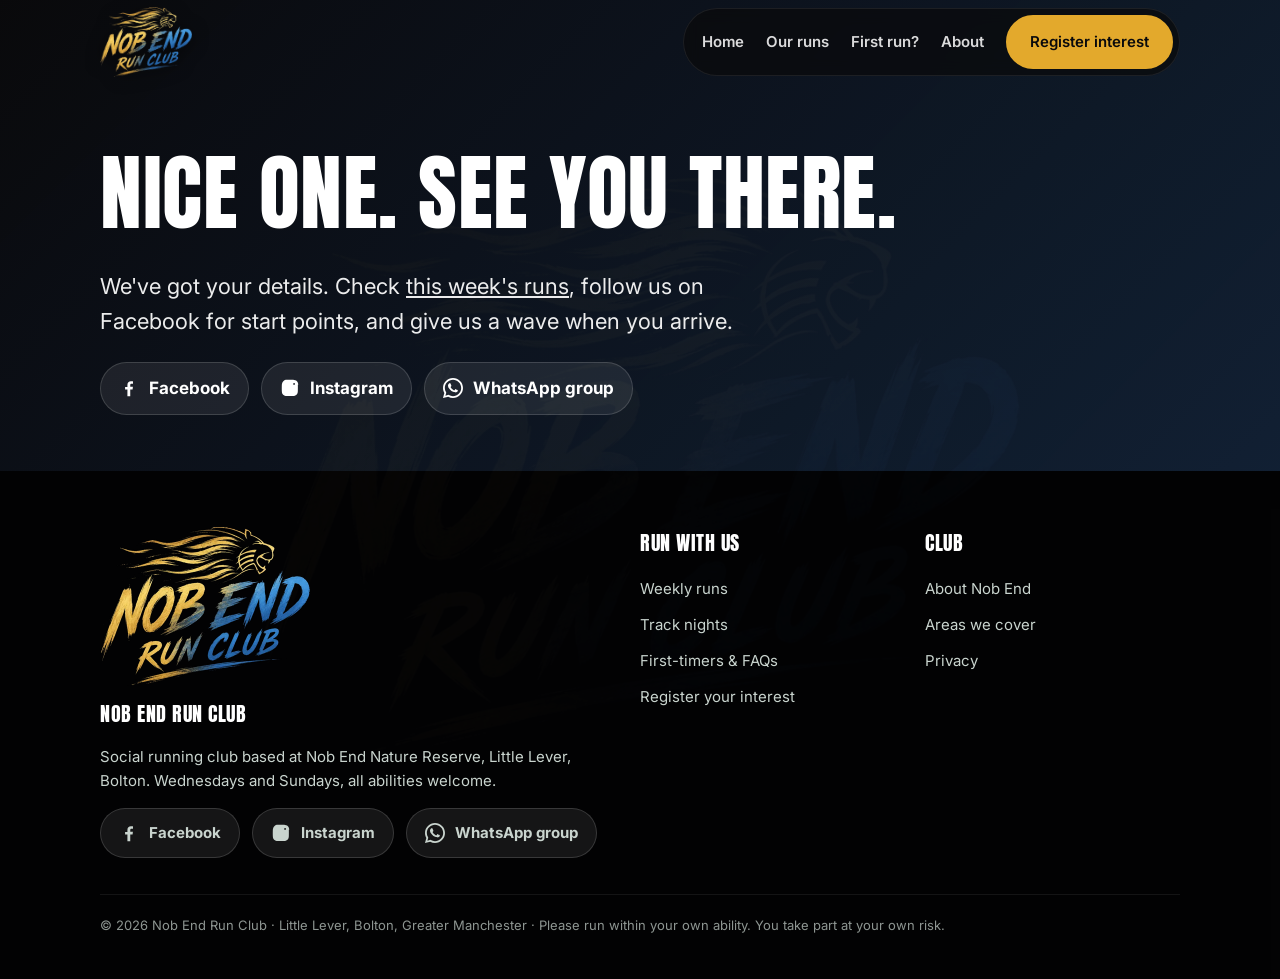
<file: thank-you.html>
<!doctype html>
<html lang="en-GB">
<head>
<meta charset="utf-8">
<meta name="viewport" content="width=device-width, initial-scale=1">
<title>Thanks, see you at the run! | Nob End Run Club</title>
<meta name="description" content="Thanks for signing up to run with Nob End Run Club.">
<link rel="canonical" href="https://nobendrunclub.uk/thank-you">
<meta name="robots" content="noindex">
<meta name="theme-color" content="#0a0a0c">
<meta property="og:type" content="website">
<meta property="og:site_name" content="Nob End Run Club">
<meta property="og:title" content="Thanks, see you at the run! | Nob End Run Club">
<meta property="og:description" content="Thanks for signing up to run with Nob End Run Club.">
<meta property="og:url" content="https://nobendrunclub.uk/thank-you">
<meta property="og:image" content="https://nobendrunclub.uk/images/og.jpg">
<meta property="og:locale" content="en_GB">
<meta name="twitter:card" content="summary_large_image">
<meta name="geo.region" content="GB-BOL">
<meta name="geo.placename" content="Little Lever, Bolton">
<link rel="icon" href="/images/favicon-64.png" type="image/png">
<link rel="apple-touch-icon" href="/images/apple-touch-icon.png">
<link rel="preconnect" href="https://fonts.googleapis.com"><link rel="preconnect" href="https://fonts.gstatic.com" crossorigin>
<link href="https://fonts.googleapis.com/css2?family=Anton&family=Inter:wght@400;600;700;800&display=swap" rel="stylesheet">
<link rel="stylesheet" href="/css/style.css">
<script type="application/ld+json">{"@context": "https://schema.org", "@graph": [{"@type": "SportsClub", "@id": "https://nobendrunclub.uk/#club", "name": "Nob End Run Club", "alternateName": "NERC", "url": "https://nobendrunclub.uk/", "logo": "https://nobendrunclub.uk/images/logo.png", "image": "https://nobendrunclub.uk/images/hero.jpg", "description": "A friendly social running club based at Nob End Nature Reserve, Little Lever, Bolton. Wednesday evening track sessions at Leverhulme Park or road and trail runs finishing at a pub, and Sunday 9am road, trail or canal runs followed by coffee and cake. All abilities welcome. Easy to reach from Bury, Salford and Manchester.", "sport": "Running", "areaServed": [{"@type": "Place", "name": "Bolton"}, {"@type": "Place", "name": "Little Lever"}, {"@type": "Place", "name": "Farnworth"}, {"@type": "Place", "name": "Kearsley"}, {"@type": "Place", "name": "Radcliffe"}, {"@type": "Place", "name": "Bury"}, {"@type": "Place", "name": "Prestolee"}, {"@type": "Place", "name": "Breightmet"}, {"@type": "Place", "name": "Salford"}, {"@type": "Place", "name": "Manchester"}, {"@type": "Place", "name": "Greater Manchester"}, {"@type": "Place", "name": "North West England"}], "location": {"@type": "Place", "name": "Nob End Nature Reserve", "address": {"@type": "PostalAddress", "addressLocality": "Little Lever, Bolton", "addressRegion": "Greater Manchester", "addressCountry": "GB"}}, "sameAs": ["https://www.facebook.com/p/Nob-End-Run-Club-100083983001015/", "https://www.instagram.com/nobendrunclub/"], "slogan": "Good people. Stronger together.", "member": {"@type": "Person", "@id": "https://nobendrunclub.uk/about#jimmy", "name": "Jimmy Hark", "jobTitle": "Run Leader", "description": "Leader of Nob End Run Club, personal trainer and gym co-founder.", "award": "Bolton Civic Medal (2025)", "url": "https://nobendrunclub.uk/about#jimmy", "image": "https://nobendrunclub.uk/images/jimmy.jpg"}, "knowsAbout": ["Running", "Social running", "Track running", "Trail running", "Beginner running"]}, {"@type": "WebSite", "@id": "https://nobendrunclub.uk/#website", "url": "https://nobendrunclub.uk/", "name": "Nob End Run Club", "publisher": {"@id": "https://nobendrunclub.uk/#club"}, "inLanguage": "en-GB"}]}</script>
</head>
<body>
<a class="skip" href="#main">Skip to content</a>
<header class="site-header"><div class="wrap">
  <a class="logo" href="/" aria-label="Nob End Run Club home"><img class="logo-img" src="/images/logo-header.webp" alt="" width="420" height="318"><span class="sr-only">Nob End Run Club</span></a>
  <button class="menu-btn" aria-label="Menu" aria-expanded="false" aria-controls="nav"><svg viewBox="0 0 24 24" fill="none" stroke="currentColor" stroke-width="2.4" stroke-linecap="round"><path d="M3 6h18M3 12h18M3 18h18"/></svg></button>
  <nav class="nav" id="nav"><a href="/">Home</a><a href="/runs">Our runs</a><a href="/first-run">First run?</a><a href="/about">About</a><a class="btn" href="/join">Register interest</a></nav>
</div></header>
<main id="main">

<section class="page-hero"><div class="wrap"><h1>Nice one. See you there.</h1><p class="lead">We've got your details. Check <a href="/runs">this week's runs</a>, follow us on Facebook for start points, and give us a wave when you arrive.</p><div style="margin-top:20px"><div class="social"><a href="https://www.facebook.com/p/Nob-End-Run-Club-100083983001015/" target="_blank" rel="noopener"><svg viewBox="0 0 24 24" aria-hidden="true"><path d="M13.5 22v-8.2h2.8l.4-3.2h-3.2V8.5c0-.9.3-1.6 1.6-1.6h1.7V4.1c-.3 0-1.3-.1-2.5-.1-2.5 0-4.2 1.5-4.2 4.3v2.4H7.3v3.2h2.8V22h3.4z"/></svg>Facebook</a><a href="https://www.instagram.com/nobendrunclub/" target="_blank" rel="noopener"><svg viewBox="0 0 24 24" aria-hidden="true"><path d="M12 7.3A4.7 4.7 0 1 0 12 16.7 4.7 4.7 0 0 0 12 7.3zm0 7.7a3 3 0 1 1 0-6 3 3 0 0 1 0 6zm6-7.9a1.1 1.1 0 1 1-2.2 0 1.1 1.1 0 0 1 2.2 0zM21.9 8.2c-.1-1.6-.4-3-1.6-4.2S17.4 2.3 15.8 2.2C14.2 2.1 9.8 2.1 8.2 2.2 6.6 2.3 5.2 2.6 4 3.8S2.3 6.6 2.2 8.2c-.1 1.6-.1 6 0 7.6.1 1.6.4 3 1.6 4.2s2.6 1.5 4.2 1.6c1.6.1 6 .1 7.6 0 1.6-.1 3-.4 4.2-1.6s1.5-2.6 1.6-4.2c.1-1.6.1-6 0-7.6z"/></svg>Instagram</a><a href="https://chat.whatsapp.com/BUl4l5pfaGw4L0T3F6vZta" target="_blank" rel="noopener"><svg viewBox="0 0 24 24" aria-hidden="true"><path d="M17.5 14.4c-.3-.1-1.8-.9-2-1-.3-.1-.5-.1-.7.1-.2.3-.8 1-.9 1.2-.2.2-.3.2-.6.1-.3-.1-1.3-.5-2.4-1.5-.9-.8-1.5-1.8-1.7-2.1-.2-.3 0-.5.1-.6l.4-.5c.1-.2.2-.3.3-.5.1-.2 0-.4 0-.5l-.9-2.2c-.2-.6-.5-.5-.7-.5h-.6c-.2 0-.5.1-.8.4-.3.3-1 1-1 2.4s1 2.8 1.2 3c.1.2 2 3.1 4.9 4.3 2.4 1 2.9.8 3.4.7.6-.1 1.8-.7 2-1.4.3-.7.3-1.3.2-1.4-.1-.1-.3-.2-.6-.3zM12 21.8c-1.8 0-3.5-.5-5-1.4l-.4-.2-3.7 1 1-3.6-.2-.4C2.7 15.6 2.2 13.8 2.2 12 2.2 6.6 6.6 2.2 12 2.2S21.8 6.6 21.8 12 17.4 21.8 12 21.8zM12 0C5.4 0 0 5.4 0 12c0 2.1.6 4.2 1.6 6L0 24l6.2-1.6c1.8 1 3.8 1.5 5.8 1.5 6.6 0 12-5.4 12-12S18.6 0 12 0z"/></svg>WhatsApp group</a></div></div></div></section>
</main>
<footer class="site-footer"><div class="wrap">
  <div class="cols">
    <div>
      <img src="/images/logo-header.webp" alt="Nob End Run Club logo" width="210" height="159" style="width:210px;height:auto;margin-bottom:12px" loading="lazy">
      <h4>Nob End Run Club</h4>
      <p>Social running club based at Nob End Nature Reserve, Little Lever, Bolton. Wednesdays and Sundays, all abilities welcome.</p>
      <div class="social"><a href="https://www.facebook.com/p/Nob-End-Run-Club-100083983001015/" target="_blank" rel="noopener"><svg viewBox="0 0 24 24" aria-hidden="true"><path d="M13.5 22v-8.2h2.8l.4-3.2h-3.2V8.5c0-.9.3-1.6 1.6-1.6h1.7V4.1c-.3 0-1.3-.1-2.5-.1-2.5 0-4.2 1.5-4.2 4.3v2.4H7.3v3.2h2.8V22h3.4z"/></svg>Facebook</a><a href="https://www.instagram.com/nobendrunclub/" target="_blank" rel="noopener"><svg viewBox="0 0 24 24" aria-hidden="true"><path d="M12 7.3A4.7 4.7 0 1 0 12 16.7 4.7 4.7 0 0 0 12 7.3zm0 7.7a3 3 0 1 1 0-6 3 3 0 0 1 0 6zm6-7.9a1.1 1.1 0 1 1-2.2 0 1.1 1.1 0 0 1 2.2 0zM21.9 8.2c-.1-1.6-.4-3-1.6-4.2S17.4 2.3 15.8 2.2C14.2 2.1 9.8 2.1 8.2 2.2 6.6 2.3 5.2 2.6 4 3.8S2.3 6.6 2.2 8.2c-.1 1.6-.1 6 0 7.6.1 1.6.4 3 1.6 4.2s2.6 1.5 4.2 1.6c1.6.1 6 .1 7.6 0 1.6-.1 3-.4 4.2-1.6s1.5-2.6 1.6-4.2c.1-1.6.1-6 0-7.6z"/></svg>Instagram</a><a href="https://chat.whatsapp.com/BUl4l5pfaGw4L0T3F6vZta" target="_blank" rel="noopener"><svg viewBox="0 0 24 24" aria-hidden="true"><path d="M17.5 14.4c-.3-.1-1.8-.9-2-1-.3-.1-.5-.1-.7.1-.2.3-.8 1-.9 1.2-.2.2-.3.2-.6.1-.3-.1-1.3-.5-2.4-1.5-.9-.8-1.5-1.8-1.7-2.1-.2-.3 0-.5.1-.6l.4-.5c.1-.2.2-.3.3-.5.1-.2 0-.4 0-.5l-.9-2.2c-.2-.6-.5-.5-.7-.5h-.6c-.2 0-.5.1-.8.4-.3.3-1 1-1 2.4s1 2.8 1.2 3c.1.2 2 3.1 4.9 4.3 2.4 1 2.9.8 3.4.7.6-.1 1.8-.7 2-1.4.3-.7.3-1.3.2-1.4-.1-.1-.3-.2-.6-.3zM12 21.8c-1.8 0-3.5-.5-5-1.4l-.4-.2-3.7 1 1-3.6-.2-.4C2.7 15.6 2.2 13.8 2.2 12 2.2 6.6 6.6 2.2 12 2.2S21.8 6.6 21.8 12 17.4 21.8 12 21.8zM12 0C5.4 0 0 5.4 0 12c0 2.1.6 4.2 1.6 6L0 24l6.2-1.6c1.8 1 3.8 1.5 5.8 1.5 6.6 0 12-5.4 12-12S18.6 0 12 0z"/></svg>WhatsApp group</a></div>
    </div>
    <div><h4>Run with us</h4><a href="/runs">Weekly runs</a><a href="/runs#track">Track nights</a><a href="/first-run">First-timers &amp; FAQs</a><a href="/join">Register your interest</a></div>
    <div><h4>Club</h4><a href="/about">About Nob End</a><a href="/#areas">Areas we cover</a><a href="/privacy">Privacy</a></div>
  </div>
  <p class="legal">© <span id="yr">2026</span> Nob End Run Club · Little Lever, Bolton, Greater Manchester · Please run within your own ability. You take part at your own risk.</p>
</div></footer>
<script src="/js/site.js" defer></script>
</body></html>
</file>
<file: css/style.css>
/* Nob End Run Club — main stylesheet
   Colours live in :root so you can re-theme the whole site from here. */
:root {
  --ink: #0a0a0c;        /* club black */
  --green: #13243b;      /* deep club blue (panels/image backgrounds) */
  --blue: #3d7fc1;       /* club blue */
  --lime: #e3a92c;       /* club gold — buttons & highlights */
  --cream: #f3f5f8;      /* light background */
  --sand: #dde3ea;
  --white: #ffffff;
  --muted: #5b6878;
  --radius: 14px;
  --max: 1120px;
  --display: "Anton", "Archivo Black", Impact, sans-serif;
  --body: "Inter", system-ui, -apple-system, "Segoe UI", sans-serif;
}
*,*::before,*::after { box-sizing: border-box; }
html { scroll-behavior: smooth; }
body { margin: 0; background: var(--cream); color: var(--ink); font: 17px/1.6 var(--body); -webkit-font-smoothing: antialiased; }
img { max-width: 100%; display: block; }
a { color: inherit; }
.wrap { max-width: var(--max); margin: 0 auto; padding: 0 20px; }
.skip { position: absolute; left: -999px; }
.skip:focus { left: 12px; top: 12px; background: var(--lime); padding: 8px 12px; z-index: 99; }

/* ---------- header ---------- */
.site-header { position: sticky; top: 0; z-index: 50; background: rgba(10,10,12,.96); backdrop-filter: blur(6px); color: var(--white); }
.site-header .wrap { display: flex; align-items: center; justify-content: space-between; height: 64px; }
.logo { display: flex; align-items: center; gap: 10px; text-decoration: none; font-family: var(--display); font-size: 22px; letter-spacing: .5px; text-transform: uppercase; }
.logo-img { width: 44px; height: 44px; border-radius: 50%; object-fit: cover; }
.nav { display: flex; gap: 22px; align-items: center; }
.nav a { text-decoration: none; font-weight: 600; font-size: 15px; opacity: .85; }
.nav a:hover, .nav a[aria-current="page"] { opacity: 1; color: var(--lime); }
.nav .btn { opacity: 1; }
.menu-btn { display: none; background: none; border: 0; color: var(--white); padding: 8px; cursor: pointer; }
.menu-btn svg { width: 28px; height: 28px; }
@media (max-width: 820px) {
  .menu-btn { display: block; }
  .nav { position: absolute; top: 64px; left: 0; right: 0; background: var(--ink); flex-direction: column; align-items: stretch; gap: 0; padding: 8px 20px 20px; display: none; }
  .nav.open { display: flex; }
  .nav a { padding: 14px 0; border-bottom: 1px solid rgba(255,255,255,.08); font-size: 18px; }
  .nav .btn { margin-top: 14px; text-align: center; }
}

/* ---------- buttons ---------- */
.btn { display: inline-block; background: var(--lime); color: var(--ink); font-weight: 800; text-decoration: none; padding: 13px 22px; border-radius: 999px; border: 2px solid var(--lime); transition: transform .15s; font-size: 16px; cursor: pointer; }
.btn:hover { transform: translateY(-2px); }
.btn.ghost { background: transparent; color: inherit; border-color: currentColor; }
.btn.dark { background: var(--ink); color: var(--lime); border-color: var(--ink); }

/* ---------- hero ---------- */
.hero { position: relative; background: var(--ink); color: var(--white); overflow: hidden; }
.hero .bg { position: absolute; inset: 0; background: linear-gradient(180deg, rgba(10,10,12,.6), rgba(10,10,12,.9)), url("/images/hero.jpg") center/cover no-repeat, var(--green); }
.hero .wrap { position: relative; padding: 110px 20px 90px; }
.eyebrow { display: inline-block; font-weight: 800; font-size: 13px; letter-spacing: 2px; text-transform: uppercase; color: var(--ink); background: var(--lime); padding: 5px 10px; border-radius: 6px; }
h1, h2, h3 { font-family: var(--display); font-weight: 400; text-transform: uppercase; letter-spacing: .5px; line-height: 1.02; margin: 0 0 .4em; }
h1 { font-size: clamp(48px, 10vw, 112px); margin-top: 18px; }
h1 .hl { color: var(--lime); }
h2 { font-size: clamp(34px, 6vw, 60px); }
h3 { font-size: 26px; }
.lead { font-size: clamp(18px, 2.4vw, 22px); max-width: 640px; opacity: .92; }
.hero .ctas { display: flex; flex-wrap: wrap; gap: 12px; margin-top: 28px; }
.hero-stats { display: flex; flex-wrap: wrap; gap: 28px; margin-top: 46px; font-weight: 700; }
.hero-stats b { display: block; font-family: var(--display); font-size: 40px; color: var(--lime); font-weight: 400; line-height: 1; }
.hero-stats span { font-size: 14px; opacity: .8; }

/* ---------- sections ---------- */
section { padding: 84px 0; }
.alt { background: var(--white); }
.dark { background: var(--ink); color: var(--white); }
.dark .muted { color: #b9c6bf; }
.muted { color: var(--muted); }
.section-head { max-width: 700px; margin-bottom: 40px; }
.grid { display: grid; gap: 22px; }
.g2 { grid-template-columns: repeat(auto-fit, minmax(300px, 1fr)); }
.g3 { grid-template-columns: repeat(auto-fit, minmax(260px, 1fr)); }
.card { background: var(--white); border-radius: var(--radius); padding: 28px; border: 1px solid var(--sand); }
.dark .card { background: rgba(255,255,255,.05); border-color: rgba(255,255,255,.1); }
.card .day { display: inline-block; font-weight: 800; letter-spacing: 1.5px; text-transform: uppercase; font-size: 13px; background: var(--lime); color: var(--ink); padding: 4px 10px; border-radius: 6px; margin-bottom: 14px; }
.card ul { padding-left: 18px; margin: 12px 0 0; }
.card li { margin-bottom: 6px; }
.time { font-family: var(--display); font-size: 44px; line-height: 1; margin: 6px 0 10px; }

/* this week (from runs.json) */
.this-week { display: grid; gap: 14px; }
.run-row { display: grid; grid-template-columns: 170px 1fr auto; gap: 16px; align-items: center; background: var(--white); border-radius: var(--radius); padding: 18px 22px; border-left: 6px solid var(--lime); }
.run-row .when b { display: block; font-family: var(--display); font-size: 26px; font-weight: 400; text-transform: uppercase; line-height: 1; }
.run-row .when span { font-size: 14px; color: var(--muted); }
.run-row .what { font-weight: 700; }
.run-row .what small { display: block; font-weight: 400; color: var(--muted); }
.run-row a.map { font-weight: 700; font-size: 14px; white-space: nowrap; }
@media (max-width: 600px) { .run-row { grid-template-columns: 1fr; gap: 6px; } }

/* steps */
.steps { counter-reset: s; }
.step { position: relative; padding-left: 64px; }
.step::before { counter-increment: s; content: counter(s); position: absolute; left: 0; top: 0; width: 46px; height: 46px; border-radius: 50%; background: var(--lime); color: var(--ink); font-family: var(--display); font-size: 24px; display: grid; place-items: center; }

/* gallery */
.gallery { display: grid; grid-template-columns: repeat(4, 1fr); gap: 10px; }
.gallery figure { margin: 0; aspect-ratio: 1; border-radius: 10px; overflow: hidden; background: var(--green); }
.gallery figure:first-child { grid-column: span 2; grid-row: span 2; }
.gallery img { width: 100%; height: 100%; object-fit: cover; transition: transform .4s; }
.gallery figure:hover img { transform: scale(1.05); }
@media (max-width: 700px) { .gallery { grid-template-columns: repeat(2, 1fr); } }

/* split */
.split { display: grid; grid-template-columns: 1.1fr 1fr; gap: 48px; align-items: center; }
.split .photo { border-radius: var(--radius); overflow: hidden; aspect-ratio: 4/3; background: var(--green); }
.split .photo img { width: 100%; height: 100%; object-fit: cover; }
@media (max-width: 820px) { .split { grid-template-columns: 1fr; } }

/* social */
.social { display: flex; flex-wrap: wrap; gap: 12px; }
.social a { display: inline-flex; align-items: center; gap: 10px; text-decoration: none; font-weight: 700; padding: 12px 18px; border-radius: 999px; background: rgba(255,255,255,.08); border: 1px solid rgba(255,255,255,.15); }
.social a:hover { background: var(--lime); color: var(--ink); }
.social svg { width: 20px; height: 20px; fill: currentColor; }
.alt .social a, .card .social a { background: var(--cream); border-color: var(--sand); }

/* FAQ */
details { background: var(--white); border-radius: 12px; padding: 18px 22px; margin-bottom: 10px; border: 1px solid var(--sand); }
summary { font-weight: 800; cursor: pointer; font-size: 18px; list-style: none; display: flex; justify-content: space-between; gap: 12px; }
summary::after { content: "+"; font-size: 24px; line-height: 1; color: var(--green); }
details[open] summary::after { content: "–"; }
details p { margin: 12px 0 0; }

/* form */
form .row { display: grid; grid-template-columns: 1fr 1fr; gap: 14px; }
@media (max-width: 600px) { form .row { grid-template-columns: 1fr; } }
label { display: block; font-weight: 700; font-size: 15px; margin-bottom: 14px; }
input, select, textarea { width: 100%; margin-top: 6px; font: inherit; padding: 13px 14px; border-radius: 10px; border: 2px solid var(--sand); background: var(--white); color: var(--ink); }
input:focus, select:focus, textarea:focus { outline: none; border-color: var(--green); }
.check { display: flex; gap: 10px; align-items: flex-start; font-weight: 400; }
.check input { width: auto; margin-top: 5px; }
.hidden { display: none; }

/* banner CTA */
.cta-band { background: var(--lime); color: var(--ink); padding: 56px 0; }
.cta-band .wrap { display: flex; flex-wrap: wrap; align-items: center; justify-content: space-between; gap: 20px; }
.cta-band h2 { margin: 0; font-size: clamp(30px, 5vw, 48px); }

/* page header */
.page-hero { background: var(--ink); color: var(--white); padding: 72px 0 56px; }
.page-hero h1 { font-size: clamp(44px, 8vw, 84px); }
.crumbs { font-size: 14px; opacity: .7; }
.crumbs a { text-decoration: none; }

/* footer */
.site-footer { background: #050506; color: #c9d4ce; padding: 56px 0 30px; font-size: 15px; }
.site-footer .cols { display: grid; grid-template-columns: 2fr 1fr 1fr; gap: 30px; }
.site-footer h4 { color: var(--white); font-family: var(--display); font-weight: 400; text-transform: uppercase; font-size: 20px; margin: 0 0 12px; letter-spacing: .5px; }
.site-footer a { text-decoration: none; display: block; margin-bottom: 6px; }
.site-footer a:hover { color: var(--lime); }
.site-footer .legal { border-top: 1px solid rgba(255,255,255,.1); margin-top: 36px; padding-top: 20px; font-size: 13px; opacity: .7; }
@media (max-width: 700px) { .site-footer .cols { grid-template-columns: 1fr; } }

.prose { max-width: 760px; }
.prose h2 { font-size: clamp(28px, 4.5vw, 40px); margin-top: 1.4em; }

/* club blue accents */
.eyebrow { background: var(--blue); color: #fff; }
.hero .eyebrow, .dark .eyebrow { background: var(--lime); color: var(--ink); }
.page-hero { background: linear-gradient(135deg, #0a0a0c 0%, #13243b 100%); }
.dark { background: linear-gradient(180deg, #0a0a0c, #101b2b); }
.card .day { background: var(--green); color: var(--lime); }
.run-row { border-left-color: var(--blue); }
summary::after { color: var(--blue); }
input:focus, select:focus, textarea:focus { border-color: var(--blue); }
.step::before { background: var(--ink); color: var(--lime); }

.card-img { width: calc(100% + 56px); margin: -28px -28px 18px; aspect-ratio: 4/3; object-fit: cover; border-radius: var(--radius) var(--radius) 0 0; max-width: none; background: var(--green); }
.card { overflow: hidden; }
.mobile-cta { display: none; }
@media (max-width: 700px) {
  .mobile-cta { display: block; position: fixed; left: 12px; right: 12px; bottom: 12px; z-index: 60; text-align: center; background: var(--lime); color: var(--ink); font-weight: 800; padding: 15px; border-radius: 999px; text-decoration: none; box-shadow: 0 8px 24px rgba(0,0,0,.35); }
  .site-footer { padding-bottom: 90px; }
}

/* ===== Dark club theme with logo watermark ===== */
html { background: #07080b; }
body { background: transparent; color: #e9edf2; position: relative; }
body::before { content: ""; position: fixed; inset: 0; z-index: -1; pointer-events: none;
  background: url("/images/logo-watermark.webp") center 55% / min(90vmin, 760px) no-repeat; opacity: .2; }
section { background: transparent; }
.alt { background: rgba(19, 36, 59, .35); }
.dark { background: rgba(5, 6, 8, .55); }
.muted { color: #a9b4c2; }
.card, .run-row, details { background: rgba(16, 21, 31, .88); border-color: rgba(255,255,255,.08); color: #e9edf2; }
.run-row .when span, .run-row .what small { color: #a9b4c2; }
summary::after { color: var(--lime); }
input, select, textarea { background: #0e131c; color: #fff; border-color: #2a3444; }
.btn.dark { background: var(--lime); color: var(--ink); border-color: var(--lime); }
.page-hero { background: linear-gradient(135deg, rgba(10,10,12,.92), rgba(19,36,59,.85)); }
.site-footer { background: rgba(3,3,4,.92); }
.split .photo, .gallery figure { box-shadow: 0 10px 30px rgba(0,0,0,.45); }
.logo span { font-size: 20px; }
@media (max-width: 420px) { .logo span { font-size: 17px; } }
.lead-2 { margin-top: -6px; }
.hero h1 { font-size: clamp(46px, 9vw, 100px); }
.week-social { margin-top: 22px; background: rgba(16,21,31,.88); border: 1px solid rgba(255,255,255,.08); border-radius: var(--radius); padding: 20px 22px; }
.week-social p { margin: 0 0 14px; }
.social a.big { background: var(--lime); color: var(--ink); border-color: var(--lime); }
.social a.big:hover { background: #fff; }
.community-photos figure { margin: 0; border-radius: var(--radius); overflow: hidden; aspect-ratio: 3/2; box-shadow: 0 10px 30px rgba(0,0,0,.45); }
.community-photos img { width: 100%; height: 100%; object-fit: cover; }
.leader-photo { aspect-ratio: 1 !important; max-width: 440px; }
.medal { display: inline-block; font-weight: 800; color: var(--ink); background: var(--lime); padding: 6px 12px; border-radius: 8px; }
.prose h3 { margin-top: 1.2em; }
.gallery { grid-template-columns: repeat(4, 1fr); }
.card-img { height: auto; }

/* ===== New club logo ===== */
.sr-only { position: absolute; width: 1px; height: 1px; overflow: hidden; clip: rect(0 0 0 0); white-space: nowrap; }
.site-header .wrap { height: 84px; }
.logo-img { width: auto; height: 70px; border-radius: 0; object-fit: contain; }
.nav { top: 84px !important; }
@media (max-width: 820px) { .nav { top: 84px; } .logo-img { height: 62px; } }
.hero .wrap { padding-top: 40px; padding-bottom: 70px; }
.hero-logo { margin: 18px 0 10px; line-height: 0; }
.hero-logo img { width: min(520px, 88%); height: auto; filter: drop-shadow(0 6px 24px rgba(0,0,0,.7)); }
@media (max-width: 600px) { .hero-logo img { width: 92%; } }
.leader-photos { display: grid; grid-template-columns: 1fr; gap: 14px; max-width: 460px; }
.leader-photos figure { margin: 0; position: relative; }
.leader-photos figcaption { position: absolute; left: 10px; bottom: 10px; background: rgba(0,0,0,.7); color: #fff; font-size: 13px; font-weight: 700; padding: 5px 10px; border-radius: 6px; }
.leader-photo.small { aspect-ratio: 16/9 !important; }
.leader-photo.small img { object-position: 70% 40%; }
.leader-photo img { width: 100%; height: 100%; object-fit: cover; }

/* WhatsApp */
.btn.wa-btn, .social a.big.wa { background: #25D366; color: #06200f; border-color: #25D366; display: inline-flex; align-items: center; gap: 8px; }
.btn.wa-btn svg { width: 20px; height: 20px; fill: currentColor; }
.btn.wa-btn:hover, .social a.big.wa:hover { background: #fff; border-color: #fff; }

/* ===== Mobile & layout polish (Nov 2026) ===== */
.gallery figure:last-child { grid-column: span 2; aspect-ratio: 2 / 1; }
.hero .bg { background-position: center 55%; }
input, select, textarea { font-size: 16px; }
.check input { width: 22px; height: 22px; flex: 0 0 22px; margin-top: 2px; }
.site-footer .social a { display: inline-flex; margin-bottom: 0; }
.site-footer .cols a:not(.social a) { padding: 6px 0; margin: 0; }
.run-row a.map { display: inline-block; padding: 12px 0; }
summary { min-height: 44px; align-items: center; }
.crumbs a { display: inline-block; padding: 10px 0; }
.leader-photo.small img { object-position: 70% 22%; }
.area-list { list-style: none; padding: 0; margin: 0; display: flex; flex-wrap: wrap; gap: 10px; align-content: flex-start; }
.area-list li { background: rgba(16,21,31,.88); border: 1px solid rgba(255,255,255,.1); border-radius: 999px; padding: 9px 16px; font-weight: 700; font-size: 15px; }
.areas p { color: #c9d1dc; }
.mobile-cta { transition: transform .25s ease, opacity .25s ease; }

@media (max-width: 700px) {
  section { padding: 56px 0; }
  .section-head { margin-bottom: 28px; }
  .gallery { grid-template-columns: repeat(2, 1fr); gap: 8px; }
  .hero .bg { background-image: linear-gradient(180deg, rgba(10,10,12,.35) 0%, rgba(10,10,12,.55) 45%, rgba(10,10,12,.92) 100%), url("/images/hero-mobile.jpg"); background-position: center 35%; }
  .hero .wrap { padding-top: 28px; padding-bottom: 40px; }
  .hero-logo { margin: 10px 0 6px; }
  .hero-logo img { width: 78%; }
  .hero .eyebrow, .eyebrow { font-size: 11px; letter-spacing: 1px; }
  .hero .ctas { flex-direction: column; align-items: stretch; gap: 10px; margin-top: 22px; }
  .hero .ctas .btn { text-align: center; justify-content: center; }
  .hero-stats { margin-top: 28px; gap: 20px; }
  .hero-stats b { font-size: 32px; }
  .card-img { aspect-ratio: 3 / 2; }
  .split { gap: 28px; }
  .community-photos figure { aspect-ratio: 4 / 3; }
  .week-social .social a.big { flex: 1 1 100%; justify-content: center; }
  .mobile-cta { transform: translateY(140%); opacity: 0; pointer-events: none; }
  .mobile-cta.show { transform: none; opacity: 1; pointer-events: auto; }
  body { padding-bottom: 0; }
  body.has-cta .site-footer { padding-bottom: 96px; }
  .leader-photos { max-width: none; }
}
.cta-band .btn.dark { background: var(--ink); color: var(--lime); border-color: var(--ink); }
.cta-band .btn.dark:hover { background: #000; }

/* ===== Floating header: no black band over photos ===== */
.site-header { position: fixed; top: 0; left: 0; right: 0; background: transparent; backdrop-filter: none; pointer-events: none; }
.site-header .wrap { pointer-events: none; }
.site-header .logo, .site-header .menu-btn, .site-header .nav { pointer-events: auto; }
.logo-img { filter: drop-shadow(0 2px 8px rgba(0,0,0,.75)); }
.nav { background: rgba(10,10,12,.72); backdrop-filter: blur(8px); -webkit-backdrop-filter: blur(8px); padding: 6px 6px 6px 18px; border-radius: 999px; border: 1px solid rgba(255,255,255,.08); }
.menu-btn { background: rgba(10,10,12,.72); backdrop-filter: blur(8px); -webkit-backdrop-filter: blur(8px); border-radius: 50%; width: 48px; height: 48px; display: none; align-items: center; justify-content: center; border: 1px solid rgba(255,255,255,.12); }
.hero .wrap { padding-top: 112px; }
.page-hero { padding-top: 132px; }
@media (max-width: 820px) {
  .menu-btn { display: inline-flex; padding: 0; }
  .menu-btn svg { width: 24px; height: 24px; }
  .nav { top: 84px !important; left: 12px; right: 12px; border-radius: 16px; padding: 8px 20px 20px; background: rgba(10,10,12,.95); }
  .hero .wrap { padding-top: 92px; }
  .page-hero { padding-top: 112px; }
}
/* Social links on lighter panels: keep them dark with white text so they're readable */
.alt .social a, .card .social a { background: rgba(10,10,12,.85); border-color: rgba(255,255,255,.18); color: #fff; }
.alt .social a:hover, .card .social a:hover { background: var(--lime); color: var(--ink); border-color: var(--lime); }
</file>
